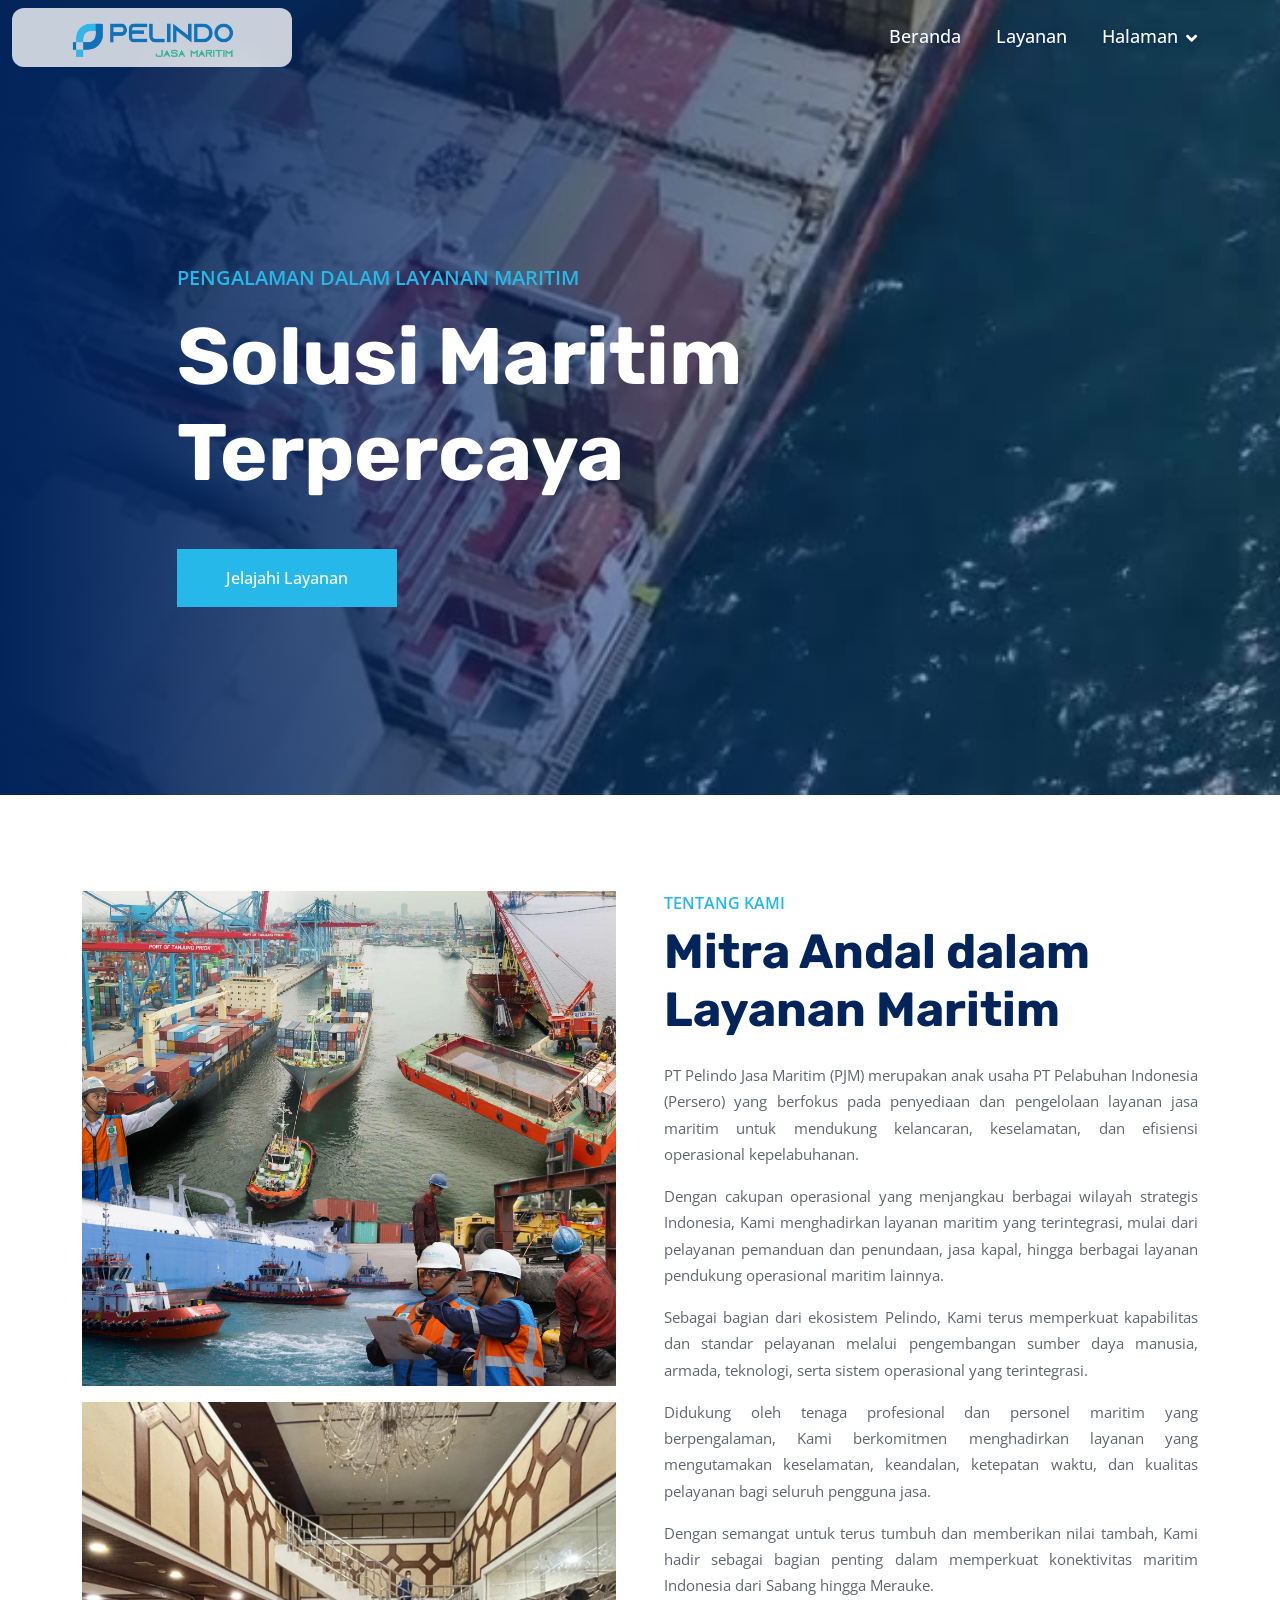
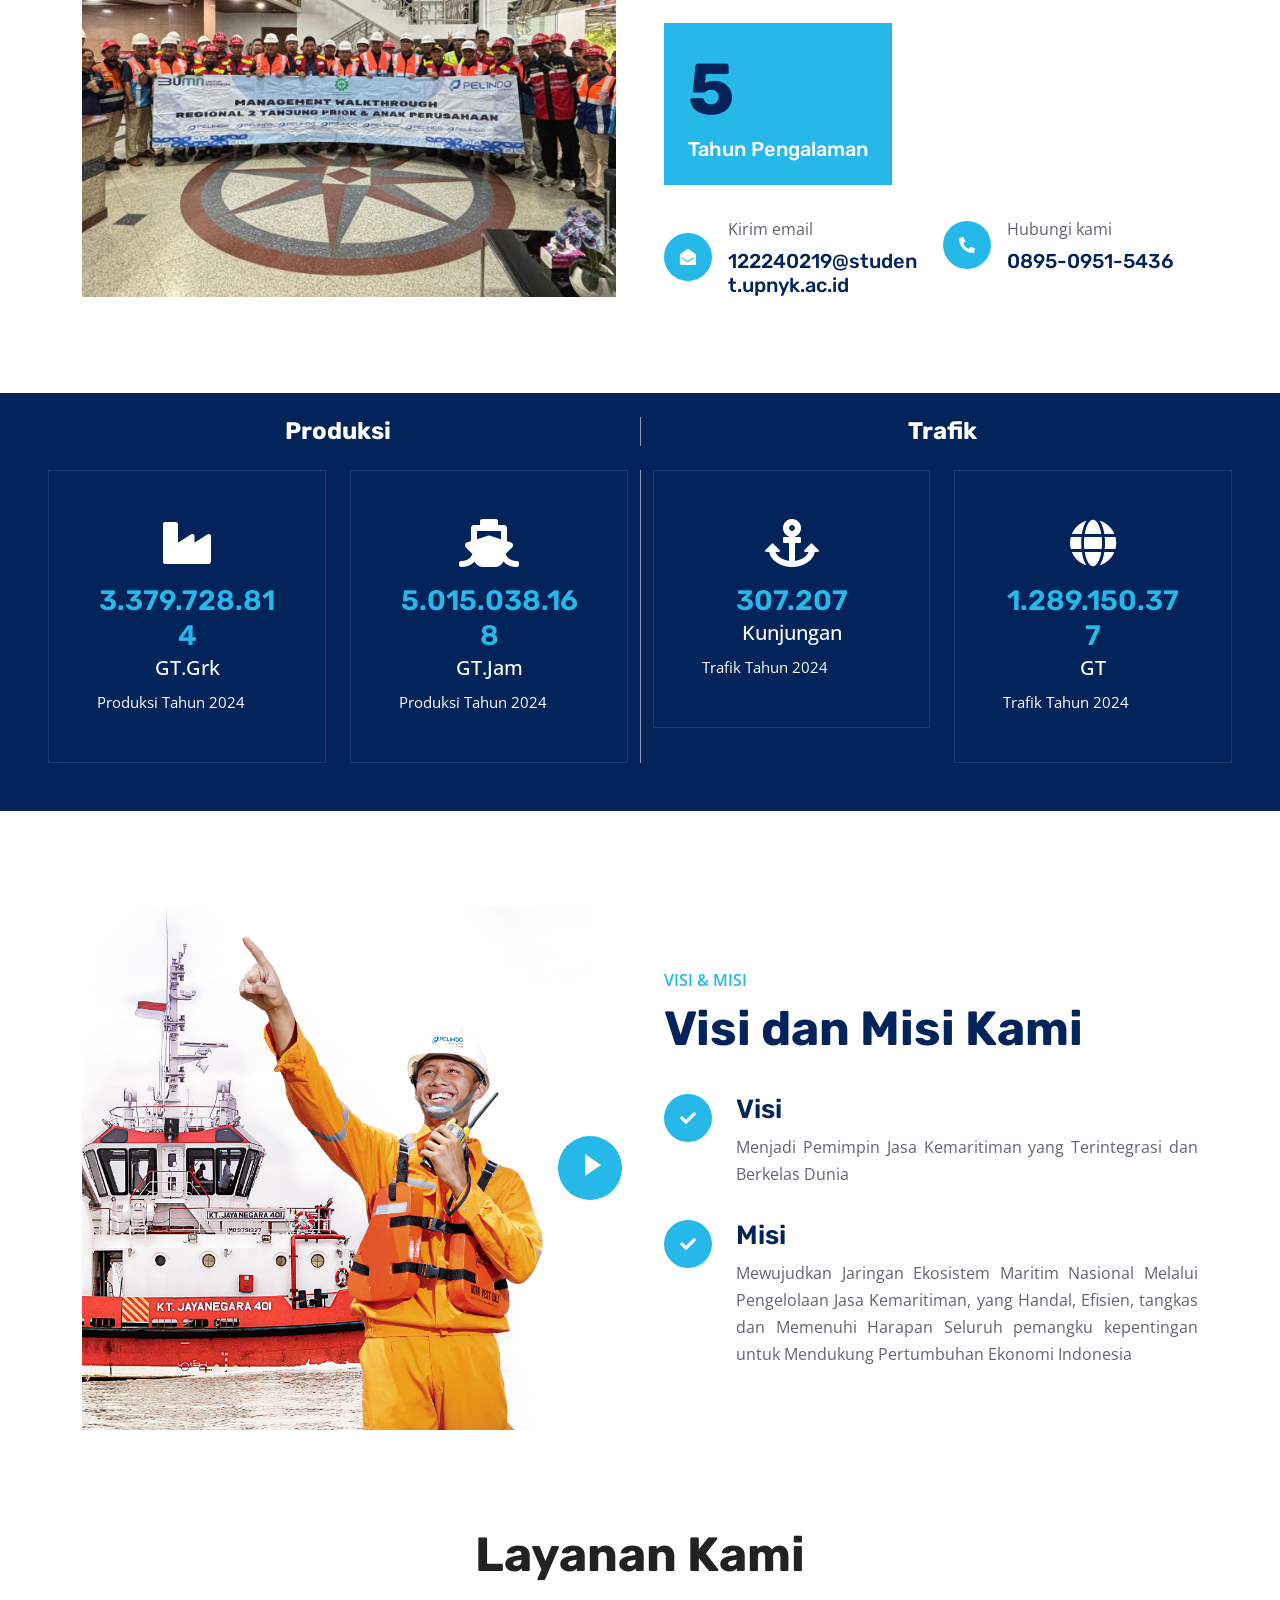
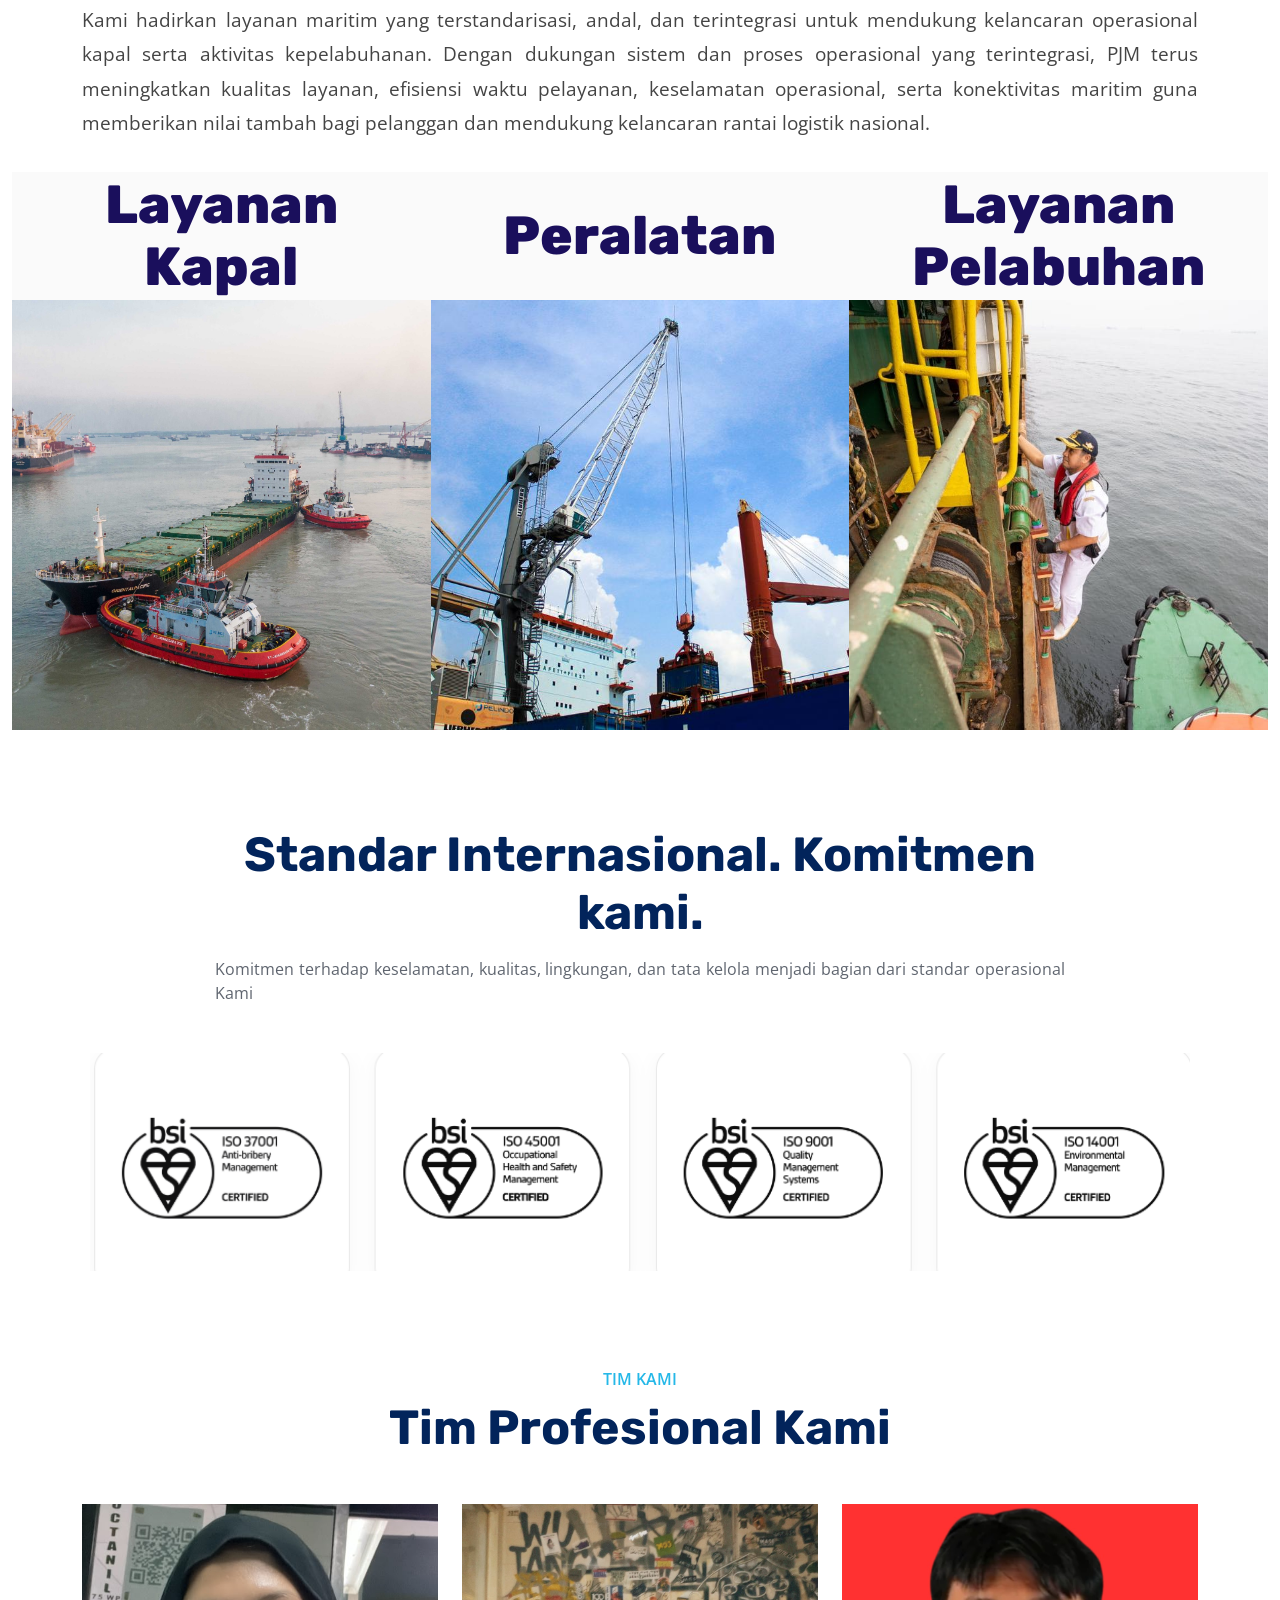
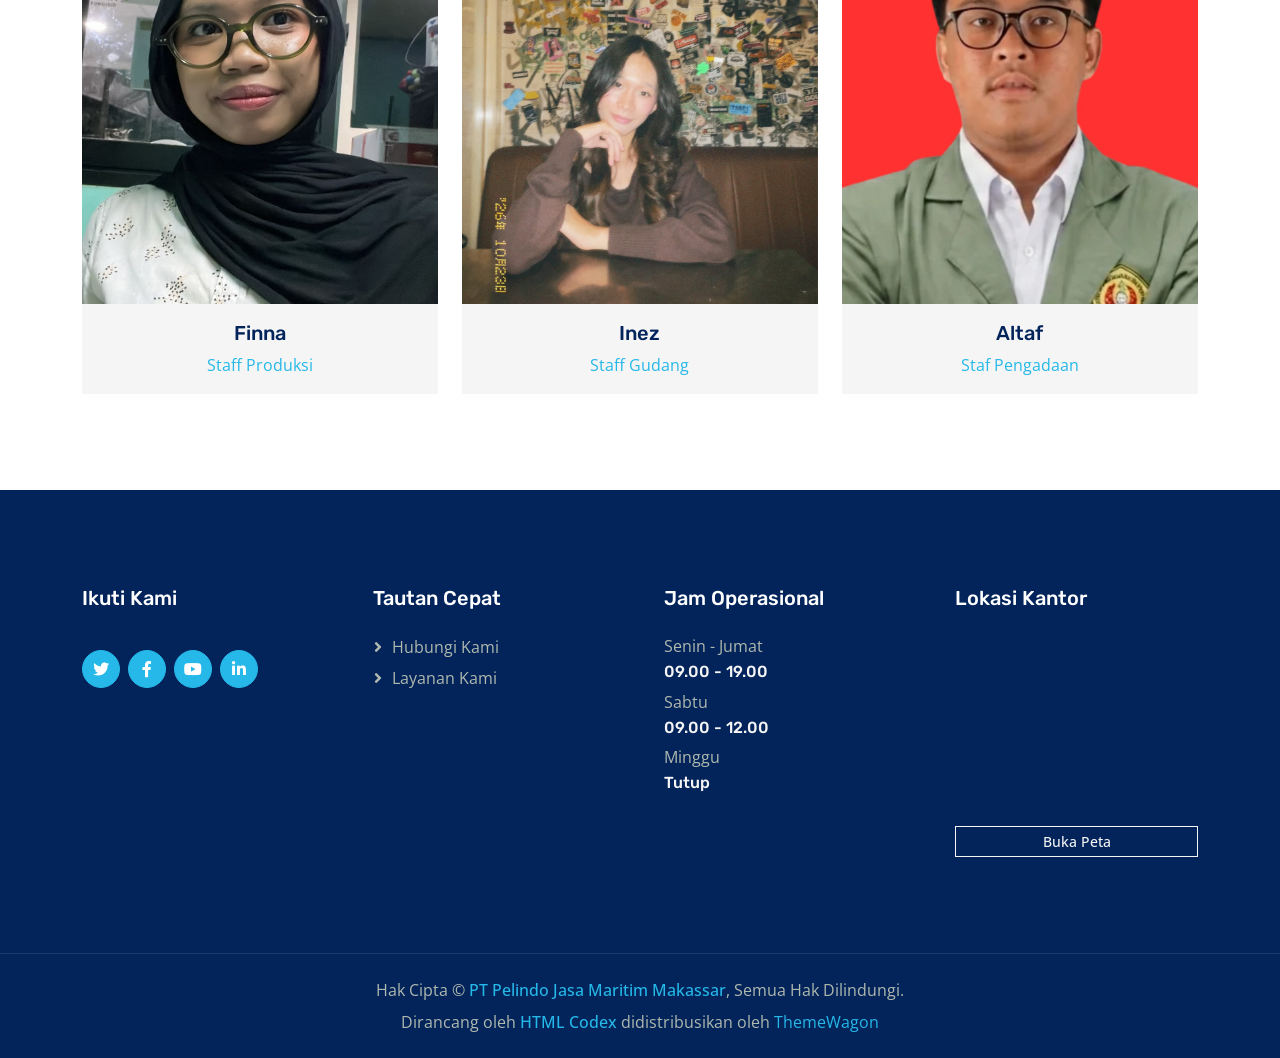
<file: index.html>
<!DOCTYPE html>
<html lang="id">

<head>
    <meta charset="utf-8">
    <title>PT Pelindo Jasa Maritim Makassar</title>
    <meta content="width=device-width, initial-scale=1.0" name="viewport">
    <meta content="" name="keywords">
    <meta content="PT Pelindo Jasa Maritim Makassar menyediakan layanan maritim terintegrasi untuk mendukung kelancaran operasional kepelabuhanan." name="description">

    <!-- Favicon -->


    <!-- Google Web Fonts -->
    <link rel="preconnect" href="https://fonts.googleapis.com">
    <link rel="preconnect" href="https://fonts.gstatic.com" crossorigin>
    <link
        href="https://fonts.googleapis.com/css2?family=Open+Sans:wght@400;500;600&family=Rubik:wght@500;600;700&display=swap"
        rel="stylesheet">

    <!-- Icon Font Stylesheet -->
    <link href="https://cdnjs.cloudflare.com/ajax/libs/font-awesome/5.10.0/css/all.min.css" rel="stylesheet">
    <link href="https://cdn.jsdelivr.net/npm/bootstrap-icons@1.4.1/font/bootstrap-icons.css" rel="stylesheet">

    <!-- Libraries Stylesheet -->
    <link href="lib/animate/animate.min.css" rel="stylesheet">
    <link href="lib/owlcarousel/assets/owl.carousel.min.css" rel="stylesheet">

    <!-- Customized Bootstrap Stylesheet -->
    <link href="css/bootstrap.min.css" rel="stylesheet">

    <!-- Template Stylesheet -->
    <link href="css/style.css" rel="stylesheet">
</head>

<body>
    <!-- Spinner Start -->
    <div id="spinner"
        class="show bg-white position-fixed translate-middle w-100 vh-100 top-50 start-50 d-flex align-items-center justify-content-center">
        <div class="spinner-border text-primary" role="status" style="width: 3rem; height: 3rem;"></div>
    </div>
    <!-- Spinner End -->


    <!-- Topbar Start -->
    <div class="container-fluid bg-dark px-0 home-topbar">
        <div class="row g-0 d-none d-lg-flex">
            <div class="col-lg-6 ps-5 text-start">
                <div class="h-100 d-inline-flex align-items-center text-white">
                    <span>Ikuti Kami:</span>
                    <a class="btn btn-link text-light" href="https://www.facebook.com/humas.pelindoiv" target="_blank" rel="noopener noreferrer" aria-label="Buka Facebook Pelindo"><i class="fab fa-facebook-f"></i></a>
                    <a class="btn btn-link text-light" href="https://x.com/pelindomaritim" target="_blank" rel="noopener noreferrer" aria-label="Buka akun X Pelindo"><i class="fab fa-twitter"></i></a>
                    <a class="btn btn-link text-light" href="https://www.linkedin.com/in/pelabuhan-indonesia-persero-3941272a1" target="_blank" rel="noopener noreferrer" aria-label="Buka halaman LinkedIn Pelindo"><i class="fab fa-linkedin-in"></i></a>
                    <a class="btn btn-link text-light" href="https://www.instagram.com/pelindomaritim?utm_source=ig_web_button_share_sheet&amp;cplk=ZDNlZDc0MzIxNw==" target="_blank" rel="noopener noreferrer" aria-label="Buka akun Instagram Pelindo"><i class="fab fa-instagram"></i></a>
                </div>
            </div>

        </div>
    </div>
    <!-- Topbar End -->


    <!-- Navbar Start -->
    <nav class="navbar navbar-expand-lg bg-white navbar-light sticky-top py-0 pe-5 home-navbar">
        <a href="index.html" class="navbar-brand ps-5 me-0">
            <img class="navbar-logo" src="img/logo-pelindo-jasa-maritim.png" alt="Logo PT Pelindo Jasa Maritim Makassar">
        </a>
        <button type="button" class="navbar-toggler me-0" data-bs-toggle="collapse" data-bs-target="#navbarCollapse">
            <span class="navbar-toggler-icon"></span>
        </button>
        <div class="collapse navbar-collapse" id="navbarCollapse">
            <div class="navbar-nav ms-auto p-4 p-lg-0">
                <a href="index.html" class="nav-item nav-link active">Beranda</a>
                <a href="service.html" class="nav-item nav-link">Layanan</a>
                <div class="nav-item dropdown">
                    <a href="#" class="nav-link dropdown-toggle" data-bs-toggle="dropdown">Halaman</a>
                    <div class="dropdown-menu bg-light m-0">
                        <a href="project.html" class="dropdown-item">Layanan Maritim</a>
                        <!-- Tautan halaman Struktur Organisasi. -->
                        <a href="struktur-organisasi.html" class="dropdown-item">Struktur Organisasi</a>
                        <a href="feature.html" class="dropdown-item">Visi &amp; Misi</a>
                        <a href="team.html" class="dropdown-item">Tim Kami</a>

                    </div>
                </div>
            </div>
        </div>
    </nav>
    <!-- Navbar End -->


    <!-- Video Hero Start -->
    <div class="container-fluid px-0 mb-5 home-hero-container">
        <div id="header-carousel" class="hero-video position-relative">
            <video class="hero-video-media" autoplay muted loop playsinline preload="metadata"
                poster="img/stok-video-kapal-poster.jpg" aria-label="Video latar kapal">
                <source src="img/Stok%20Video%20Kapal.mp4" type="video/mp4">
            </video>
            <div class="hero-video-caption">
                <div class="container">
                    <div class="row justify-content-center">
                        <div class="col-lg-10 text-start">
                            <p class="fs-5 fw-medium text-primary text-uppercase">Pengalaman dalam Layanan Maritim</p>
                            <h1 class="display-1 text-white mb-5">Solusi Maritim Terpercaya</h1>
                            <a href="service.html" class="btn btn-primary py-3 px-5">Jelajahi Layanan</a>
                        </div>
                    </div>
                </div>
            </div>
        </div>
    </div>
    <!-- Video Hero End -->


    <!-- Tentang Kami Start -->
    <div class="container-xxl py-5">
        <div class="container">
            <div class="row g-5">
                <div class="col-lg-6">
                    <div class="about-image-stack h-100">
                        <div class="about-image-item wow fadeInUp" data-wow-delay="0.1s">
                            <!-- Gambar: Tentang Kami 1 (sumber: link dari pengguna) -->
                            <img class="about-image" src="assets/img/tentang-kami-1.jpeg" alt="Kegiatan operasional maritim di pelabuhan">
                        </div>
                        <div class="about-image-item wow fadeInDown" data-wow-delay="0.1s">
                            <!-- Gambar: Tentang Kami 2 (sumber: link dari pengguna) -->
                            <img class="about-image" src="assets/img/tentang-kami-2.jpg" alt="Tim Pelindo Jasa Maritim dalam kegiatan keselamatan">
                        </div>
                    </div>
                </div>
                <div class="col-lg-6 wow fadeIn" data-wow-delay="0.5s">
                    <p class="fw-medium text-uppercase text-primary mb-2">Tentang Kami</p>
                    <h1 class="display-5 mb-4">Mitra Andal dalam Layanan Maritim</h1>
                    <div class="about-description">
                        <p>PT Pelindo Jasa Maritim (PJM) merupakan anak usaha PT Pelabuhan Indonesia (Persero) yang berfokus pada penyediaan dan pengelolaan layanan jasa maritim untuk mendukung kelancaran, keselamatan, dan efisiensi operasional kepelabuhanan.</p>
                        <p>Dengan cakupan operasional yang menjangkau berbagai wilayah strategis Indonesia, Kami menghadirkan layanan maritim yang terintegrasi, mulai dari pelayanan pemanduan dan penundaan, jasa kapal, hingga berbagai layanan pendukung operasional maritim lainnya.</p>
                        <p>Sebagai bagian dari ekosistem Pelindo, Kami terus memperkuat kapabilitas dan standar pelayanan melalui pengembangan sumber daya manusia, armada, teknologi, serta sistem operasional yang terintegrasi.</p>
                        <p>Didukung oleh tenaga profesional dan personel maritim yang berpengalaman, Kami berkomitmen menghadirkan layanan yang mengutamakan keselamatan, keandalan, ketepatan waktu, dan kualitas pelayanan bagi seluruh pengguna jasa.</p>
                        <p>Dengan semangat untuk terus tumbuh dan memberikan nilai tambah, Kami hadir sebagai bagian penting dalam memperkuat konektivitas maritim Indonesia dari Sabang hingga Merauke.</p>
                    </div>
                    <div class="d-flex align-items-center mb-4 about-experience">
                        <div class="flex-shrink-0 bg-primary p-4">
                            <h1 class="display-2">5</h1>
                            <h5 class="text-white mb-0">Tahun Pengalaman</h5>
                        </div>
                    </div>
                    <div class="row g-4 pt-2" id="kontak">
                        <div class="col-sm-6">
                            <a class="d-flex align-items-center about-contact-link" href="https://mail.google.com/mail/?view=cm&amp;fs=1&amp;to=122240219@student.upnyk.ac.id&amp;body=Selamat%20siang%0AYth.%20Humas%20Perlindo%20Maritim%0ASaya%2C%0ANama%20%3A%0ALokasi%20%3A%0AClient%20%3A%20Benar%2FTidak%0ALayanan%20yang%20digunaan%20%3A%0A%0APesan%20%3A" target="_blank" rel="noopener noreferrer">
                                <div class="flex-shrink-0 btn-lg-square rounded-circle bg-primary">
                                    <i class="fa fa-envelope-open text-white"></i>
                                </div>
                                <div class="ms-3">
                                    <p class="mb-2">Kirim email</p>
                                    <h5 class="mb-0">122240219@student.upnyk.ac.id</h5>
                                </div>
                            </a>
                        </div>
                        <div class="col-sm-6">
                            <a class="d-flex align-items-center about-contact-link" href="https://wa.me/6289509515436?text=Selamat%20siang%0AYth.%20Humas%20Perlindo%20Maritim%0ASaya%2C%20%0ANama%20%3A%20%0ALokasi%20%3A%0AClient%20%3A%20Benar%2FTidak%0ALayanan%20yang%20digunaan%20%3A%0A%0APesan%20%3A%20" target="_blank" rel="noopener noreferrer">
                                <div class="flex-shrink-0 btn-lg-square rounded-circle bg-primary">
                                    <i class="fa fa-phone-alt text-white"></i>
                                </div>
                                <div class="ms-3">
                                    <p class="mb-2">Hubungi kami</p>
                                    <h5 class="mb-0">0895-0951-5436</h5>
                                </div>
                            </a>
                        </div>
                    </div>
                </div>
            </div>
        </div>
    </div>
    <!-- Tentang Kami End -->


    <!-- Facts Start -->
    <section class="container-fluid facts stats-section my-5 p-4 p-md-5" aria-label="Statistik produksi dan trafik tahun 2024">
        <div class="row g-4">
            <h2 class="col-6 stats-group-title">Produksi</h2>
            <h2 class="col-6 stats-group-title stats-traffic-divider">Trafik</h2>
            <div class="col-md-6 col-xl-3">
                <article class="text-center border p-4 p-md-5 stats-item">
                    <i class="fa fa-industry fa-3x text-white mb-3" aria-hidden="true"></i>
                    <h3 class="display-2 text-primary mb-0 stats-value">3.379.728.814</h3>
                    <span class="fs-5 fw-semi-bold text-white">GT.Grk</span>
                    <p class="stats-caption">Produksi Tahun 2024</p>
                </article>
            </div>
            <div class="col-md-6 col-xl-3">
                <article class="text-center border p-4 p-md-5 stats-item">
                    <i class="fa fa-ship fa-3x text-white mb-3" aria-hidden="true"></i>
                    <h3 class="display-2 text-primary mb-0 stats-value">5.015.038.168</h3>
                    <span class="fs-5 fw-semi-bold text-white">GT.Jam</span>
                    <p class="stats-caption">Produksi Tahun 2024</p>
                </article>
            </div>
            <div class="col-md-6 col-xl-3 stats-traffic-item">
                <article class="text-center border p-4 p-md-5 stats-item">
                    <i class="fa fa-anchor fa-3x text-white mb-3" aria-hidden="true"></i>
                    <h3 class="display-2 text-primary mb-0 stats-value">307.207</h3>
                    <span class="fs-5 fw-semi-bold text-white">Kunjungan</span>
                    <p class="stats-caption">Trafik Tahun 2024</p>
                </article>
            </div>
            <div class="col-md-6 col-xl-3">
                <article class="text-center border p-4 p-md-5 stats-item">
                    <i class="fa fa-globe fa-3x text-white mb-3" aria-hidden="true"></i>
                    <h3 class="display-2 text-primary mb-0 stats-value">1.289.150.377</h3>
                    <span class="fs-5 fw-semi-bold text-white">GT</span>
                    <p class="stats-caption">Trafik Tahun 2024</p>
                </article>
            </div>
        </div>
    </section>
    <!-- Facts End -->


    <!-- Keunggulan Start -->
    <div class="container-xxl py-5">
        <div class="container">
            <div class="row g-5 align-items-center">
                <div class="col-lg-6 wow fadeInUp" data-wow-delay="0.1s">
                    <div class="position-relative me-lg-4">
                        <!-- Gambar: Visi & Misi (sumber: link dari pengguna) -->
                        <img class="img-fluid w-100" src="assets/img/visi-misi.png" alt="Ilustrasi visi dan misi perusahaan" style="object-fit: cover;">
                        <span
                            class="position-absolute top-50 start-100 translate-middle bg-white rounded-circle d-none d-lg-block"
                            style="width: 120px; height: 120px;"></span>
                        <a class="btn-play" href="https://youtu.be/TnPUFH0YoEo?si=2gw9AQwr7_VvXxOC"
                            target="_blank" rel="noopener noreferrer" aria-label="Putar video di YouTube">
                            <span></span>
                        </a>
                    </div>
                </div>
                <div class="col-lg-6 wow fadeInUp" data-wow-delay="0.5s">
                    <p class="fw-medium text-uppercase text-primary mb-2">VISI &amp; MISI</p>
                    <h1 class="display-5 mb-4">Visi dan Misi Kami</h1>
                    <div class="vision-items">
                        <div class="d-flex vision-item">
                            <div class="flex-shrink-0 btn-lg-square rounded-circle bg-primary">
                                <i class="fa fa-check text-white"></i>
                            </div>
                            <div class="ms-4">
                                <h3>Visi</h3>
                                <p>Menjadi Pemimpin Jasa Kemaritiman yang Terintegrasi dan Berkelas Dunia</p>
                            </div>
                        </div>
                        <div class="d-flex vision-item">
                            <div class="flex-shrink-0 btn-lg-square rounded-circle bg-primary">
                                <i class="fa fa-check text-white"></i>
                            </div>
                            <div class="ms-4">
                                <h3>Misi</h3>
                                <p>Mewujudkan Jaringan Ekosistem Maritim Nasional Melalui Pengelolaan Jasa Kemaritiman, yang Handal, Efisien, tangkas dan Memenuhi Harapan Seluruh pemangku kepentingan untuk Mendukung Pertumbuhan Ekonomi Indonesia</p>
                            </div>
                        </div>
                    </div>
                </div>
            </div>
        </div>
    </div>
    <!-- Keunggulan End -->


    <!-- Service Start -->
    <section class="container-fluid py-5 service-showcase" aria-labelledby="service-showcase-title">
        <div class="container service-showcase-intro">
            <!-- Judul dan pengantar layanan baru. -->
            <h2 class="service-showcase-heading" id="service-showcase-title">Layanan Kami</h2>
            <p class="service-showcase-description">Kami hadirkan layanan maritim yang terstandarisasi, andal, dan terintegrasi untuk mendukung kelancaran operasional kapal serta aktivitas kepelabuhanan. Dengan dukungan sistem dan proses operasional yang terintegrasi, PJM terus meningkatkan kualitas layanan, efisiensi waktu pelayanan, keselamatan operasional, serta konektivitas maritim guna memberikan nilai tambah bagi pelanggan dan mendukung kelancaran rantai logistik nasional.</p>
        </div>
        <!-- Placeholder gambar: siapkan file marine.jpg, equipment.jpg, dan port-services.jpg di assets/img/. -->
        <div class="row g-0 service-showcase-grid">
            <article class="col-md-12 col-lg-4 service-showcase-column">
                <a class="service-showcase-link" href="marine.html">
                    <h3 class="service-showcase-name">Layanan Kapal</h3>
                    <div class="service-showcase-image-wrap">
                        <!-- Gambar: Marine (sumber: link share.google dari pengguna) -->
                        <img class="service-showcase-image" src="assets/img/towage.jpg" alt="Kapal tunda untuk layanan kapal">
                    </div>
                </a>
            </article>
            <article class="col-md-12 col-lg-4 service-showcase-column">
                <a class="service-showcase-link" href="equipment.html">
                    <h3 class="service-showcase-name">Peralatan</h3>
                    <div class="service-showcase-image-wrap">
                        <!-- Gambar: Equipment (sumber: link share.google dari pengguna) -->
                        <img class="service-showcase-image" src="assets/img/equipment.jpg" alt="Crane dan peralatan pelabuhan">
                    </div>
                </a>
            </article>
            <article class="col-md-12 col-lg-4 service-showcase-column">
                <a class="service-showcase-link" href="port-services.html">
                    <h3 class="service-showcase-name">Layanan Pelabuhan</h3>
                    <div class="service-showcase-image-wrap">
                        <!-- Gambar: Port Services (sumber: link share.google dari pengguna) -->
                        <img class="service-showcase-image" src="assets/img/port-services.jpg" alt="Pekerja di area pelabuhan">
                    </div>
                </a>
            </article>
        </div>
    </section>
    <!-- Service End -->


    <!-- Project Start -->
    <section class="container-xxl py-5 standards-section" aria-labelledby="standards-heading">
        <div class="container">
            <div class="text-center mx-auto standards-intro">
                <h2 class="display-5 mb-3" id="standards-heading">Standar Internasional. Komitmen kami.</h2>
                <p class="mb-5">Komitmen terhadap keselamatan, kualitas, lingkungan, dan tata kelola menjadi bagian dari standar operasional Kami</p>
            </div>
            <div class="standards-certifications">
                <img class="img-fluid" src="img/Standar Internasional.png"
                    alt="Empat sertifikasi BSI: ISO 37001 Sistem Manajemen Anti Penyuapan, ISO 45001 Sistem Manajemen Kesehatan dan Keselamatan Kerja, ISO 9001 Sistem Manajemen Mutu, dan ISO 14001 Sistem Manajemen Lingkungan">
            </div>
        </div>
    </section>
    <!-- Project End -->


    <!-- Team Start -->
    <div class="container-xxl py-5">
        <div class="container">
            <div class="team-section-heading text-center mx-auto wow fadeInUp" data-wow-delay="0.1s" style="max-width: 600px;">
                <p class="fw-medium text-uppercase text-primary mb-2">Tim Kami</p>
                <h1 class="display-5 mb-5">Tim Profesional Kami</h1>
            </div>
            <div class="row g-4">
                <div class="col-lg-4 col-md-6 wow fadeInUp" data-wow-delay="0.1s">
                    <div class="team-item">
                        <!-- Tim: Finna, Staff Produksi -->
                        <img class="img-fluid" src="assets/img/team-finna.jpg" alt="Finna, staf produksi" style="height: 400px; object-fit: cover; object-position: center top;">
                        <div class="d-flex">
                            <div class="flex-shrink-0 btn-square bg-primary" style="width: 90px; height: 90px;">
                                <i class="fa fa-2x fa-share text-white"></i>
                            </div>
                            <div class="position-relative overflow-hidden bg-light d-flex flex-column justify-content-center w-100 ps-4"
                                style="height: 90px;">
                                <h5>Finna</h5>
                                <span class="text-primary">Staff Produksi</span>
                                <div class="team-social">
                                    <!-- Instagram: Finna -->
                                    <a class="btn btn-square btn-dark rounded-circle mx-1" href="https://www.instagram.com/evflna" target="_blank" rel="noopener noreferrer" aria-label="Buka Instagram Finna"><i
                                            class="fab fa-instagram"></i></a>
                                </div>
                            </div>
                        </div>
                    </div>
                </div>
                <div class="col-lg-4 col-md-6 wow fadeInUp" data-wow-delay="0.3s">
                    <div class="team-item">
                        <!-- Tim: Inez, Staff Gudang -->
                        <img class="img-fluid" src="assets/img/team-inez.jpg" alt="Inez, staf gudang" style="height: 400px; object-fit: cover; object-position: center center;">
                        <div class="d-flex">
                            <div class="flex-shrink-0 btn-square bg-primary" style="width: 90px; height: 90px;">
                                <i class="fa fa-2x fa-share text-white"></i>
                            </div>
                            <div class="position-relative overflow-hidden bg-light d-flex flex-column justify-content-center w-100 ps-4"
                                style="height: 90px;">
                                <h5>Inez</h5>
                                <span class="text-primary">Staff Gudang</span>
                                <div class="team-social">
                                    <!-- Instagram: Inez -->
                                    <a class="btn btn-square btn-dark rounded-circle mx-1" href="https://www.instagram.com/inezsyw" target="_blank" rel="noopener noreferrer" aria-label="Buka Instagram Inez"><i
                                            class="fab fa-instagram"></i></a>
                                </div>
                            </div>
                        </div>
                    </div>
                </div>
                <div class="col-lg-4 col-md-6 wow fadeInUp" data-wow-delay="0.5s">
                    <div class="team-item">
                        <!-- Tim: Altaf, Staff Purchasing -->
                        <img class="img-fluid" src="assets/img/team-altaf.jpg" alt="Altaf, staf pengadaan" style="height: 400px; object-fit: cover; object-position: center center;">
                        <div class="d-flex">
                            <div class="flex-shrink-0 btn-square bg-primary" style="width: 90px; height: 90px;">
                                <i class="fa fa-2x fa-share text-white"></i>
                            </div>
                            <div class="position-relative overflow-hidden bg-light d-flex flex-column justify-content-center w-100 ps-4"
                                style="height: 90px;">
                                <h5>Altaf</h5>
                                <span class="text-primary">Staf Pengadaan</span>
                                <div class="team-social">
                                    <!-- Instagram: Altaf -->
                                    <a class="btn btn-square btn-dark rounded-circle mx-1" href="https://www.instagram.com/sendaljepit_putus" target="_blank" rel="noopener noreferrer" aria-label="Buka Instagram Altaf"><i
                                            class="fab fa-instagram"></i></a>
                                </div>
                            </div>
                        </div>
                    </div>
                </div>
            </div>
        </div>
    </div>
    <!-- Team End -->


    <!-- Footer Start -->
    <div class="container-fluid bg-dark footer mt-5 py-5 wow fadeIn" data-wow-delay="0.1s">
        <div class="container py-5">
            <div class="row g-5">
                <div class="col-lg-3 col-md-6">
                    <h5 class="text-white mb-4">Ikuti Kami</h5><div class="d-flex pt-3">
                        <a class="btn btn-square btn-primary rounded-circle me-2" href="https://x.com/pelindomaritim" target="_blank" rel="noopener noreferrer" aria-label="Buka akun X Pelindo"><i class="fab fa-twitter"></i></a>
                        <a class="btn btn-square btn-primary rounded-circle me-2" href="https://www.facebook.com/humas.pelindoiv" target="_blank" rel="noopener noreferrer" aria-label="Buka Facebook Pelindo"><i class="fab fa-facebook-f"></i></a>
                        <a class="btn btn-square btn-primary rounded-circle me-2" href="https://www.youtube.com/@pelindojasamaritim" target="_blank" rel="noopener noreferrer" aria-label="Buka kanal YouTube Pelindo"><i class="fab fa-youtube"></i></a>
                        <a class="btn btn-square btn-primary rounded-circle me-2" href="https://www.linkedin.com/in/pelabuhan-indonesia-persero-3941272a1" target="_blank" rel="noopener noreferrer" aria-label="Buka halaman LinkedIn Pelindo"><i class="fab fa-linkedin-in"></i></a>
                    </div>
                </div>
                <div class="col-lg-3 col-md-6">
                    <h5 class="text-white mb-4">Tautan Cepat</h5>
                    <a class="btn btn-link" href="#kontak">Hubungi Kami</a>
                    <a class="btn btn-link" href="service.html">Layanan Kami</a>
                    </div>
                <div class="col-lg-3 col-md-6">
                    <h5 class="text-white mb-4">Jam Operasional</h5>
                    <p class="mb-1">Senin - Jumat</p>
                    <h6 class="text-light">09.00 - 19.00</h6>
                    <p class="mb-1">Sabtu</p>
                    <h6 class="text-light">09.00 - 12.00</h6>
                    <p class="mb-1">Minggu</p>
                    <h6 class="text-light">Tutup</h6>
                </div>
                                <div class="col-lg-3 col-md-6">
                    <h5 class="text-white mb-4">Lokasi Kantor</h5>
                    <iframe class="footer-map-frame" src="https://www.google.com/maps?q=-5.121265,119.4086161&amp;z=16&amp;output=embed&amp;hl=id" title="Peta lokasi kantor PT Pelindo Jasa Maritim Makassar" loading="lazy" referrerpolicy="no-referrer-when-downgrade" allowfullscreen></iframe>
                    <div class="footer-map-actions">
                        <a class="btn btn-outline-light btn-sm" href="https://maps.app.goo.gl/Nk7wMV1WgwkL5cXE6" target="_blank" rel="noopener noreferrer">Buka Peta</a>
                    </div>
                </div>
            </div>
        </div>
    </div>
    <!-- Footer End -->


    <!-- Copyright Start -->
    <div class="container-fluid copyright bg-dark py-4">
        <div class="container text-center">
            <p class="mb-2">Hak Cipta &copy; <a class="fw-semi-bold" href="index.html">PT Pelindo Jasa Maritim Makassar</a>, Semua Hak Dilindungi.
            </p>
            <!--/*** This template is free as long as you keep the footer author’s credit link/attribution link/backlink. If you'd like to use the template without the footer author’s credit link/attribution link/backlink, you can purchase the Credit Removal License from "https://htmlcodex.com/credit-removal". Thank you for your support. ***/-->
            <p class="mb-0">Dirancang oleh <a class="fw-semi-bold" href="https://htmlcodex.com">HTML Codex</a> didistribusikan
                oleh <a href="https://themewagon.com">ThemeWagon</a> </p>
        </div>
    </div>
    <!-- Copyright End -->


    <!-- Back to Top -->


    <!-- JavaScript Libraries -->
    <script src="https://code.jquery.com/jquery-3.4.1.min.js"></script>
    <script src="https://cdn.jsdelivr.net/npm/bootstrap@5.0.0/dist/js/bootstrap.bundle.min.js"></script>
    <script src="lib/wow/wow.min.js"></script>
    <script src="lib/easing/easing.min.js"></script>
    <script src="lib/waypoints/waypoints.min.js"></script>
    <script src="lib/owlcarousel/owl.carousel.min.js"></script>
    <script src="lib/counterup/counterup.min.js"></script>

    <!-- Template Javascript -->
    <script src="js/main.js"></script>
</body>

</html>
</file>
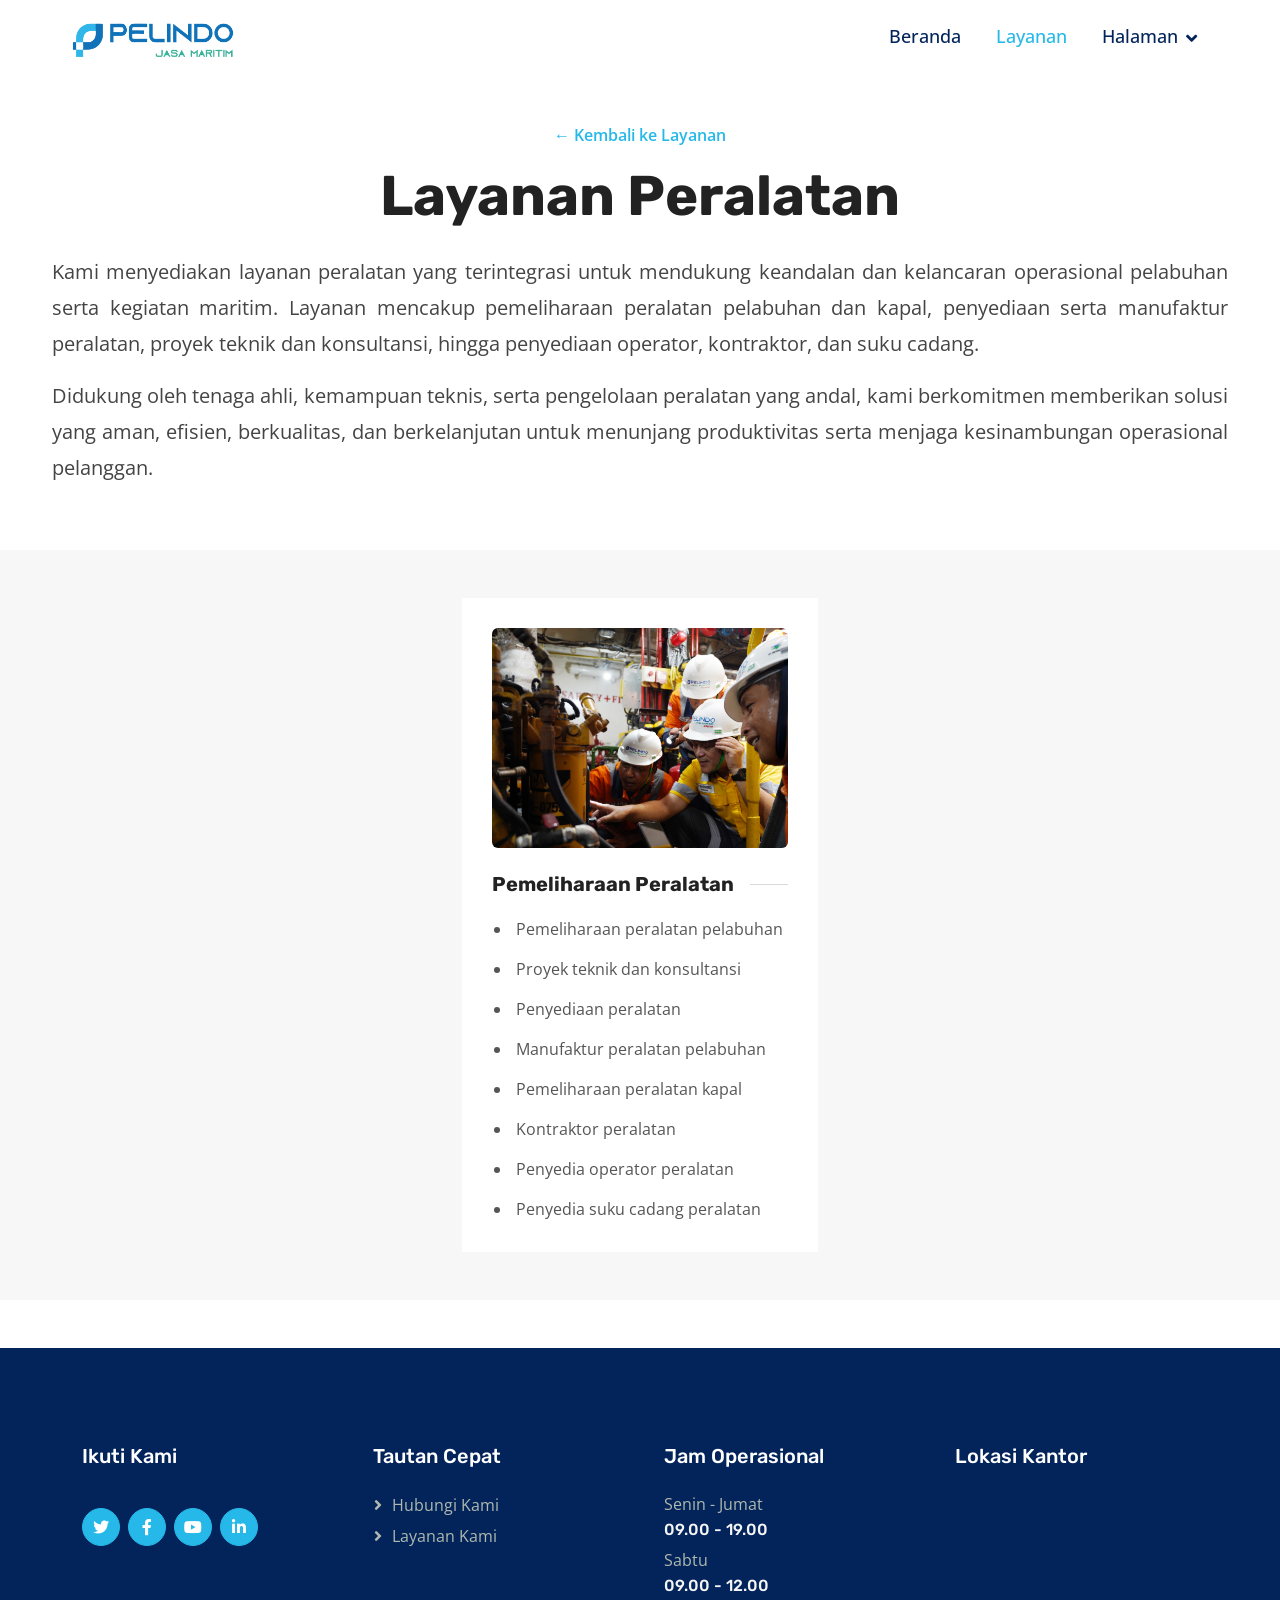
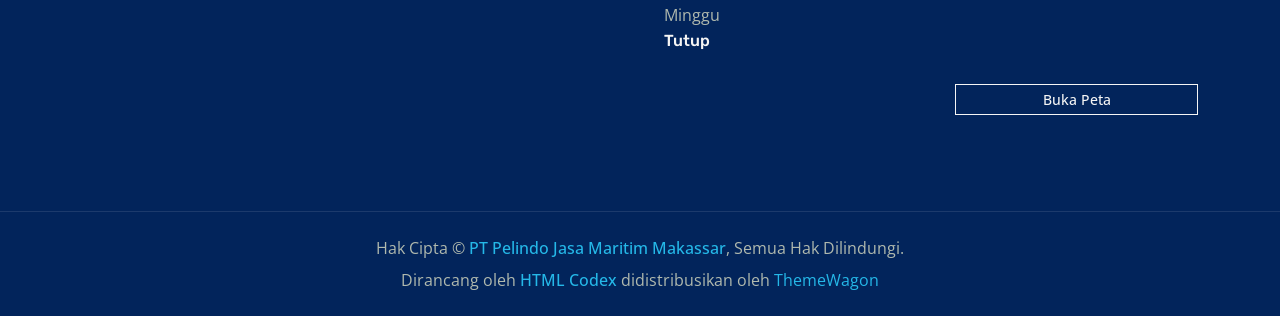
<file: equipment.html>
<!DOCTYPE html>
<html lang="id">
<head>
    <meta charset="utf-8">
    <title>Layanan Peralatan | PT Pelindo Jasa Maritim Makassar</title>
    <meta content="width=device-width, initial-scale=1.0" name="viewport">
    <meta content="" name="keywords"><meta content="PT Pelindo Jasa Maritim Makassar menyediakan layanan maritim terintegrasi untuk mendukung kelancaran operasional kepelabuhanan." name="description">

    <link rel="preconnect" href="https://fonts.googleapis.com"><link rel="preconnect" href="https://fonts.gstatic.com" crossorigin>
    <link href="https://fonts.googleapis.com/css2?family=Open+Sans:wght@400;500;600&family=Rubik:wght@500;600;700&display=swap" rel="stylesheet">
    <link href="https://cdnjs.cloudflare.com/ajax/libs/font-awesome/5.10.0/css/all.min.css" rel="stylesheet"><link href="https://cdn.jsdelivr.net/npm/bootstrap-icons@1.4.1/font/bootstrap-icons.css" rel="stylesheet">
    <link href="lib/animate/animate.min.css" rel="stylesheet"><link href="lib/owlcarousel/assets/owl.carousel.min.css" rel="stylesheet"><link href="css/bootstrap.min.css" rel="stylesheet"><link href="css/style.css" rel="stylesheet">
</head>
<body>
    <!-- Header/navbar structure follows service.html. -->
    <div id="spinner" class="show bg-white position-fixed translate-middle w-100 vh-100 top-50 start-50 d-flex align-items-center justify-content-center"><div class="spinner-border text-primary" role="status" style="width: 3rem; height: 3rem;"></div></div>
    <div class="container-fluid bg-dark px-0"><div class="row g-0 d-none d-lg-flex"><div class="col-lg-6 ps-5 text-start"><div class="h-100 d-inline-flex align-items-center text-white"><span>Ikuti Kami:</span><a class="btn btn-link text-light" href="https://www.facebook.com/humas.pelindoiv" target="_blank" rel="noopener noreferrer" aria-label="Buka Facebook Pelindo"><i class="fab fa-facebook-f"></i></a><a class="btn btn-link text-light" href="https://x.com/pelindomaritim" target="_blank" rel="noopener noreferrer" aria-label="Buka akun X Pelindo"><i class="fab fa-twitter"></i></a><a class="btn btn-link text-light" href="https://www.linkedin.com/in/pelabuhan-indonesia-persero-3941272a1" target="_blank" rel="noopener noreferrer" aria-label="Buka halaman LinkedIn Pelindo"><i class="fab fa-linkedin-in"></i></a><a class="btn btn-link text-light" href="https://www.instagram.com/pelindomaritim?utm_source=ig_web_button_share_sheet&amp;cplk=ZDNlZDc0MzIxNw==" target="_blank" rel="noopener noreferrer" aria-label="Buka akun Instagram Pelindo"><i class="fab fa-instagram"></i></a></div></div></div></div>
    <nav class="navbar navbar-expand-lg bg-white navbar-light sticky-top py-0 pe-5"><a href="index.html" class="navbar-brand ps-5 me-0"><img class="navbar-logo" src="img/logo-pelindo-jasa-maritim.png" alt="Logo PT Pelindo Jasa Maritim Makassar"></a><button type="button" class="navbar-toggler me-0" data-bs-toggle="collapse" data-bs-target="#navbarCollapse"><span class="navbar-toggler-icon"></span></button><div class="collapse navbar-collapse" id="navbarCollapse"><div class="navbar-nav ms-auto p-4 p-lg-0"><a href="index.html" class="nav-item nav-link">Beranda</a><a href="service.html" class="nav-item nav-link active">Layanan</a><div class="nav-item dropdown"><a href="#" class="nav-link dropdown-toggle" data-bs-toggle="dropdown">Halaman</a><div class="dropdown-menu bg-light m-0"><a href="project.html" class="dropdown-item">Layanan Maritim</a><a href="struktur-organisasi.html" class="dropdown-item">Struktur Organisasi</a><a href="feature.html" class="dropdown-item">Visi &amp; Misi</a><a href="team.html" class="dropdown-item">Tim Kami</a></div></div></div></div></nav>

    <!-- Equipment overview and service list. -->
    <main>
        <section class="container-xxl py-5 service-detail-overview"><div class="container text-center"><!-- Kembali ke daftar layanan maritim. --><a class="service-detail-backlink" href="project.html">&larr; Kembali ke Layanan</a><h1 class="service-detail-title">Layanan Peralatan</h1>
            <p>Kami menyediakan layanan peralatan yang terintegrasi untuk mendukung keandalan dan kelancaran operasional pelabuhan serta kegiatan maritim. Layanan mencakup pemeliharaan peralatan pelabuhan dan kapal, penyediaan serta manufaktur peralatan, proyek teknik dan konsultansi, hingga penyediaan operator, kontraktor, dan suku cadang.</p>
            <p>Didukung oleh tenaga ahli, kemampuan teknis, serta pengelolaan peralatan yang andal, kami berkomitmen memberikan solusi yang aman, efisien, berkualitas, dan berkelanjutan untuk menunjang produktivitas serta menjaga kesinambungan operasional pelanggan.</p>
        </div></section>
        <section class="container-fluid py-5 service-detail-catalog" aria-label="Layanan peralatan"><div class="container"><div class="row g-4">
            <article class="col-lg-4 col-md-6 col-12"><div class="service-detail-card">
                <!-- Gambar: Pemeliharaan Peralatan (sumber: link share.google dari pengguna) -->
                <img src="assets/img/pemeliharaan-peralatan.jpg" alt="Peralatan dan crane pelabuhan">
                <h2 class="service-detail-card-title">Pemeliharaan Peralatan</h2>
                <ul><li>Pemeliharaan peralatan pelabuhan</li><li>Proyek teknik dan konsultansi</li><li>Penyediaan peralatan</li><li>Manufaktur peralatan pelabuhan</li><li>Pemeliharaan peralatan kapal</li><li>Kontraktor peralatan</li><li>Penyedia operator peralatan</li><li>Penyedia suku cadang peralatan</li></ul>
            </div></article>
        </div></div></section>
    </main>

    <!-- Footer copied from service.html. -->
    <div class="container-fluid bg-dark footer mt-5 py-5 wow fadeIn" data-wow-delay="0.1s"><div class="container py-5"><div class="row g-5">
        <div class="col-lg-3 col-md-6"><h5 class="text-white mb-4">Ikuti Kami</h5><div class="d-flex pt-3"><a class="btn btn-square btn-primary rounded-circle me-2" href="https://x.com/pelindomaritim" target="_blank" rel="noopener noreferrer" aria-label="Buka akun X Pelindo"><i class="fab fa-twitter"></i></a><a class="btn btn-square btn-primary rounded-circle me-2" href="https://www.facebook.com/humas.pelindoiv" target="_blank" rel="noopener noreferrer" aria-label="Buka Facebook Pelindo"><i class="fab fa-facebook-f"></i></a><a class="btn btn-square btn-primary rounded-circle me-2" href="https://www.youtube.com/@pelindojasamaritim" target="_blank" rel="noopener noreferrer" aria-label="Buka kanal YouTube Pelindo"><i class="fab fa-youtube"></i></a><a class="btn btn-square btn-primary rounded-circle me-2" href="https://www.linkedin.com/in/pelabuhan-indonesia-persero-3941272a1" target="_blank" rel="noopener noreferrer" aria-label="Buka halaman LinkedIn Pelindo"><i class="fab fa-linkedin-in"></i></a></div></div>
        <div class="col-lg-3 col-md-6"><h5 class="text-white mb-4">Tautan Cepat</h5><a class="btn btn-link" href="index.html#kontak">Hubungi Kami</a><a class="btn btn-link" href="service.html">Layanan Kami</a></div>
        <div class="col-lg-3 col-md-6"><h5 class="text-white mb-4">Jam Operasional</h5><p class="mb-1">Senin - Jumat</p><h6 class="text-light">09.00 - 19.00</h6><p class="mb-1">Sabtu</p><h6 class="text-light">09.00 - 12.00</h6><p class="mb-1">Minggu</p><h6 class="text-light">Tutup</h6></div>
        <div class="col-lg-3 col-md-6"><h5 class="text-white mb-4">Lokasi Kantor</h5><iframe class="footer-map-frame" src="https://www.google.com/maps?q=-5.121265,119.4086161&amp;z=16&amp;output=embed&amp;hl=id" title="Peta lokasi kantor PT Pelindo Jasa Maritim Makassar" loading="lazy" referrerpolicy="no-referrer-when-downgrade" allowfullscreen></iframe><div class="footer-map-actions"><a class="btn btn-outline-light btn-sm" href="https://maps.app.goo.gl/Nk7wMV1WgwkL5cXE6" target="_blank" rel="noopener noreferrer">Buka Peta</a></div></div>
    </div></div></div>
    <div class="container-fluid copyright bg-dark py-4"><div class="container text-center"><p class="mb-2">Hak Cipta &copy; <a class="fw-semi-bold" href="index.html">PT Pelindo Jasa Maritim Makassar</a>, Semua Hak Dilindungi.</p><!--/*** This template is free as long as you keep the footer author’s credit link/attribution link/backlink. If you'd like to use the template without the footer author’s credit link/attribution link/backlink, you can purchase the Credit Removal License from "https://htmlcodex.com/credit-removal". Thank you for your support. ***/--><p class="mb-0">Dirancang oleh <a class="fw-semi-bold" href="https://htmlcodex.com">HTML Codex</a> didistribusikan oleh <a href="https://themewagon.com">ThemeWagon</a></p></div></div>
    <script src="https://code.jquery.com/jquery-3.4.1.min.js"></script><script src="https://cdn.jsdelivr.net/npm/bootstrap@5.0.0/dist/js/bootstrap.bundle.min.js"></script><script src="lib/wow/wow.min.js"></script><script src="lib/easing/easing.min.js"></script><script src="lib/waypoints/waypoints.min.js"></script><script src="lib/owlcarousel/owl.carousel.min.js"></script><script src="lib/counterup/counterup.min.js"></script><script src="js/main.js"></script>
</body>
</html>
</file>
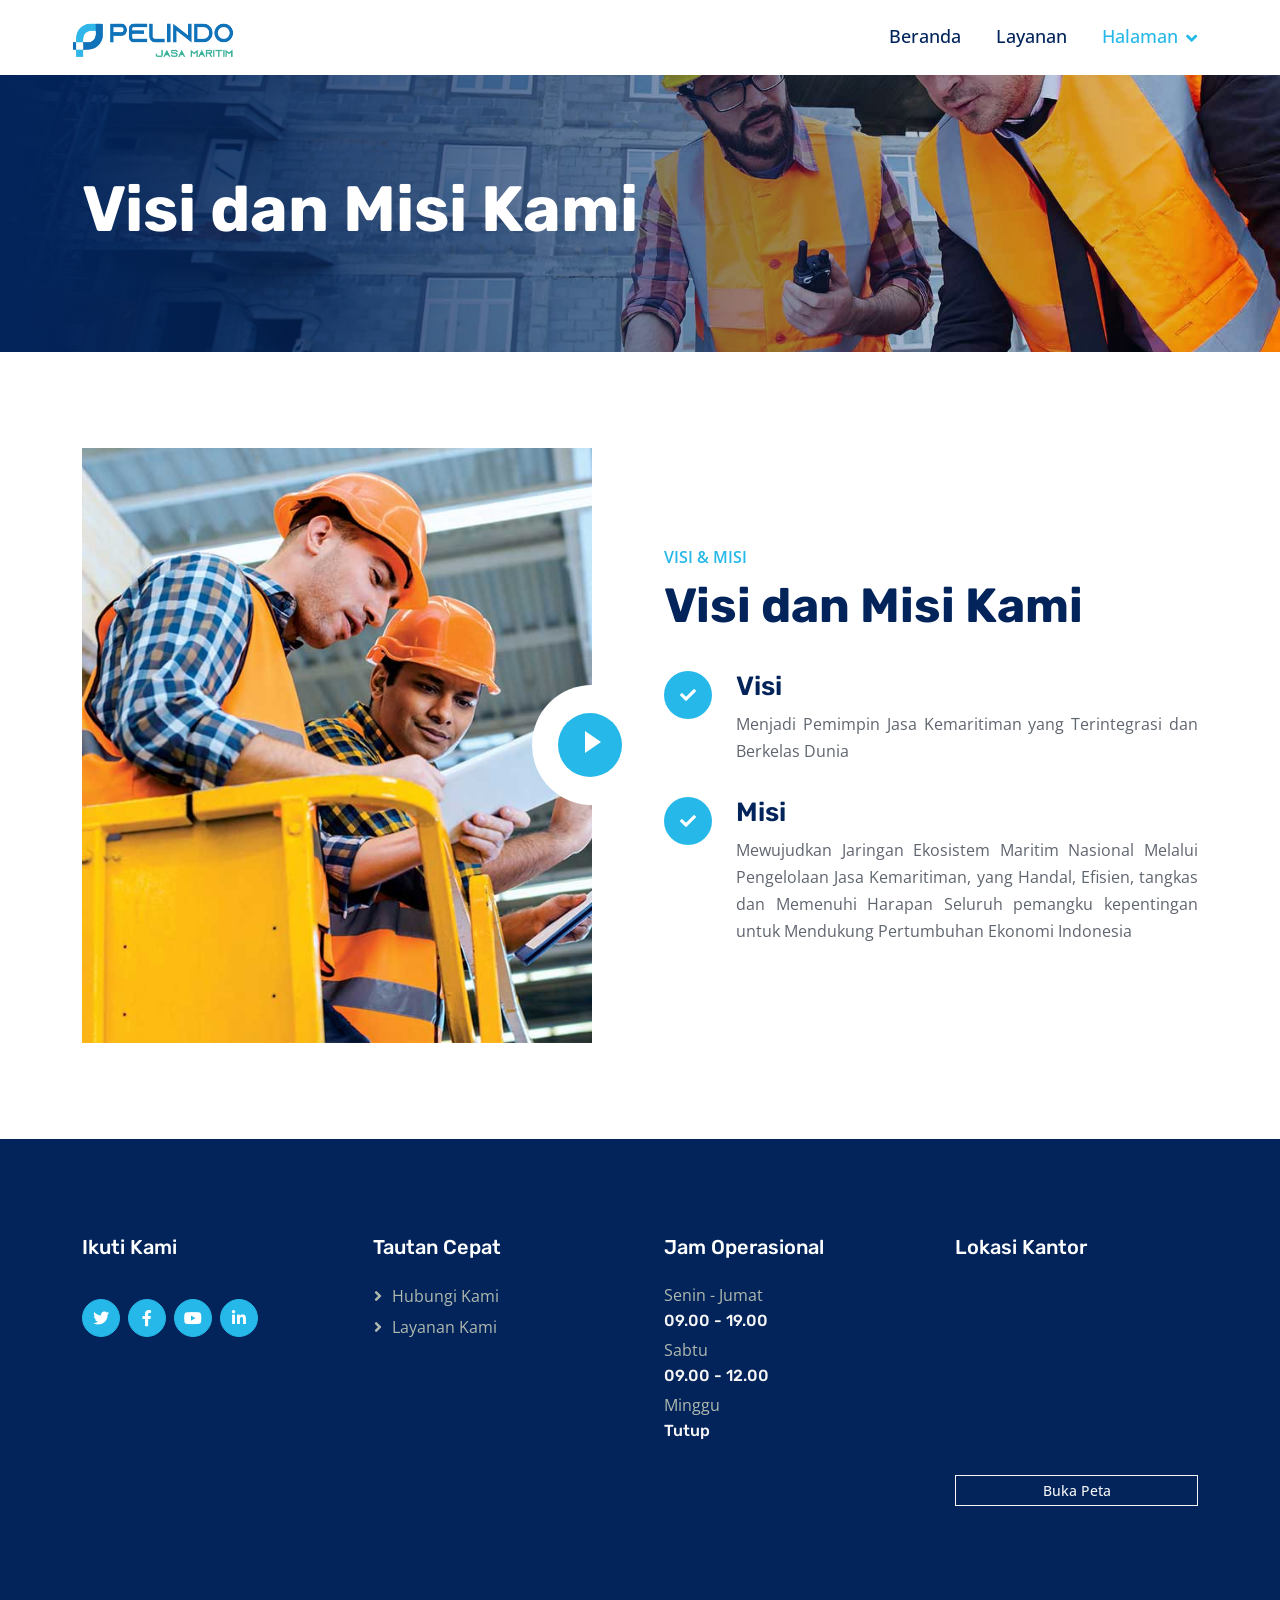
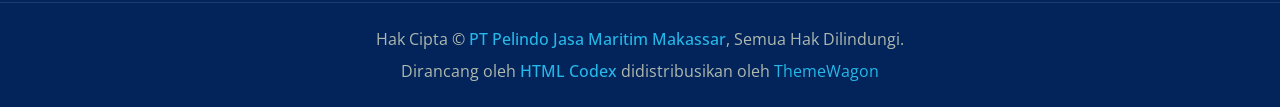
<file: feature.html>
<!DOCTYPE html>
<html lang="id">

<head>
    <meta charset="utf-8">
    <title>PT Pelindo Jasa Maritim Makassar</title>
    <meta content="width=device-width, initial-scale=1.0" name="viewport">
    <meta content="" name="keywords">
    <meta content="PT Pelindo Jasa Maritim Makassar menyediakan layanan maritim terintegrasi untuk mendukung kelancaran operasional kepelabuhanan." name="description">

    <!-- Favicon -->


    <!-- Google Web Fonts -->
    <link rel="preconnect" href="https://fonts.googleapis.com">
    <link rel="preconnect" href="https://fonts.gstatic.com" crossorigin>
    <link
        href="https://fonts.googleapis.com/css2?family=Open+Sans:wght@400;500;600&family=Rubik:wght@500;600;700&display=swap"
        rel="stylesheet">

    <!-- Icon Font Stylesheet -->
    <link href="https://cdnjs.cloudflare.com/ajax/libs/font-awesome/5.10.0/css/all.min.css" rel="stylesheet">
    <link href="https://cdn.jsdelivr.net/npm/bootstrap-icons@1.4.1/font/bootstrap-icons.css" rel="stylesheet">

    <!-- Libraries Stylesheet -->
    <link href="lib/animate/animate.min.css" rel="stylesheet">
    <link href="lib/owlcarousel/assets/owl.carousel.min.css" rel="stylesheet">

    <!-- Customized Bootstrap Stylesheet -->
    <link href="css/bootstrap.min.css" rel="stylesheet">

    <!-- Template Stylesheet -->
    <link href="css/style.css" rel="stylesheet">
</head>

<body>
    <!-- Spinner Start -->
    <div id="spinner"
        class="show bg-white position-fixed translate-middle w-100 vh-100 top-50 start-50 d-flex align-items-center justify-content-center">
        <div class="spinner-border text-primary" role="status" style="width: 3rem; height: 3rem;"></div>
    </div>
    <!-- Spinner End -->


    <!-- Topbar Start -->
    <div class="container-fluid bg-dark px-0">
        <div class="row g-0 d-none d-lg-flex">
            <div class="col-lg-6 ps-5 text-start">
                <div class="h-100 d-inline-flex align-items-center text-white">
                    <span>Ikuti Kami:</span>
                    <a class="btn btn-link text-light" href="https://www.facebook.com/humas.pelindoiv" target="_blank" rel="noopener noreferrer" aria-label="Buka Facebook Pelindo"><i class="fab fa-facebook-f"></i></a>
                    <a class="btn btn-link text-light" href="https://x.com/pelindomaritim" target="_blank" rel="noopener noreferrer" aria-label="Buka akun X Pelindo"><i class="fab fa-twitter"></i></a>
                    <a class="btn btn-link text-light" href="https://www.linkedin.com/in/pelabuhan-indonesia-persero-3941272a1" target="_blank" rel="noopener noreferrer" aria-label="Buka halaman LinkedIn Pelindo"><i class="fab fa-linkedin-in"></i></a>
                    <a class="btn btn-link text-light" href="https://www.instagram.com/pelindomaritim?utm_source=ig_web_button_share_sheet&amp;cplk=ZDNlZDc0MzIxNw==" target="_blank" rel="noopener noreferrer" aria-label="Buka akun Instagram Pelindo"><i class="fab fa-instagram"></i></a>
                </div>
            </div>

        </div>
    </div>
    <!-- Topbar End -->


    <!-- Navbar Start -->
    <nav class="navbar navbar-expand-lg bg-white navbar-light sticky-top py-0 pe-5">
        <a href="index.html" class="navbar-brand ps-5 me-0">
            <img class="navbar-logo" src="img/logo-pelindo-jasa-maritim.png" alt="Logo PT Pelindo Jasa Maritim Makassar">
        </a>
        <button type="button" class="navbar-toggler me-0" data-bs-toggle="collapse" data-bs-target="#navbarCollapse">
            <span class="navbar-toggler-icon"></span>
        </button>
        <div class="collapse navbar-collapse" id="navbarCollapse">
            <div class="navbar-nav ms-auto p-4 p-lg-0">
                <a href="index.html" class="nav-item nav-link">Beranda</a>
                <a href="service.html" class="nav-item nav-link">Layanan</a>
                <div class="nav-item dropdown">
                    <a href="#" class="nav-link dropdown-toggle active" data-bs-toggle="dropdown">Halaman</a>
                    <div class="dropdown-menu bg-light m-0">
                        <a href="project.html" class="dropdown-item">Layanan Maritim</a>
                        <!-- Tautan halaman Struktur Organisasi. -->
                        <a href="struktur-organisasi.html" class="dropdown-item">Struktur Organisasi</a>
                        <a href="feature.html" class="dropdown-item active">Visi &amp; Misi</a>
                        <a href="team.html" class="dropdown-item">Tim Kami</a>

                    </div>
                </div>
            </div>
        </div>
    </nav>
    <!-- Navbar End -->


    <!-- Page Header Start -->
    <div class="container-fluid page-header py-5 mb-5 wow fadeIn" data-wow-delay="0.1s">
        <div class="container py-5">
            <h1 class="display-3 text-white animated slideInRight">Visi dan Misi Kami</h1>
        </div>
    </div>
    <!-- Page Header End -->


    <!-- Keunggulan Start -->
    <div class="container-xxl py-5">
        <div class="container">
            <div class="row g-5 align-items-center">
                <div class="col-lg-6 wow fadeInUp" data-wow-delay="0.1s">
                    <div class="position-relative me-lg-4">
                        <img class="img-fluid w-100" src="img/feature.jpg" alt="Fitur dan keunggulan layanan maritim">
                        <span
                            class="position-absolute top-50 start-100 translate-middle bg-white rounded-circle d-none d-lg-block"
                            style="width: 120px; height: 120px;"></span>
                        <a class="btn-play" href="https://youtu.be/TnPUFH0YoEo?si=2gw9AQwr7_VvXxOC"
                            target="_blank" rel="noopener noreferrer" aria-label="Putar video di YouTube">
                            <span></span>
                        </a>
                    </div>
                </div>
                <div class="col-lg-6 wow fadeInUp" data-wow-delay="0.5s">
                    <p class="fw-medium text-uppercase text-primary mb-2">VISI &amp; MISI</p>
                    <h1 class="display-5 mb-4">Visi dan Misi Kami</h1>
                    <div class="vision-items">
                        <div class="d-flex vision-item">
                            <div class="flex-shrink-0 btn-lg-square rounded-circle bg-primary">
                                <i class="fa fa-check text-white"></i>
                            </div>
                            <div class="ms-4">
                                <h3>Visi</h3>
                                <p>Menjadi Pemimpin Jasa Kemaritiman yang Terintegrasi dan Berkelas Dunia</p>
                            </div>
                        </div>
                        <div class="d-flex vision-item">
                            <div class="flex-shrink-0 btn-lg-square rounded-circle bg-primary">
                                <i class="fa fa-check text-white"></i>
                            </div>
                            <div class="ms-4">
                                <h3>Misi</h3>
                                <p>Mewujudkan Jaringan Ekosistem Maritim Nasional Melalui Pengelolaan Jasa Kemaritiman, yang Handal, Efisien, tangkas dan Memenuhi Harapan Seluruh pemangku kepentingan untuk Mendukung Pertumbuhan Ekonomi Indonesia</p>
                            </div>
                        </div>
                    </div>
                </div>
            </div>
        </div>
    </div>
    <!-- Keunggulan End -->


    <!-- Footer Start -->
    <div class="container-fluid bg-dark footer mt-5 py-5 wow fadeIn" data-wow-delay="0.1s">
        <div class="container py-5">
            <div class="row g-5">
                <div class="col-lg-3 col-md-6">
                    <h5 class="text-white mb-4">Ikuti Kami</h5><div class="d-flex pt-3">
                        <a class="btn btn-square btn-primary rounded-circle me-2" href="https://x.com/pelindomaritim" target="_blank" rel="noopener noreferrer" aria-label="Buka akun X Pelindo"><i class="fab fa-twitter"></i></a>
                        <a class="btn btn-square btn-primary rounded-circle me-2" href="https://www.facebook.com/humas.pelindoiv" target="_blank" rel="noopener noreferrer" aria-label="Buka Facebook Pelindo"><i class="fab fa-facebook-f"></i></a>
                        <a class="btn btn-square btn-primary rounded-circle me-2" href="https://www.youtube.com/@pelindojasamaritim" target="_blank" rel="noopener noreferrer" aria-label="Buka kanal YouTube Pelindo"><i class="fab fa-youtube"></i></a>
                        <a class="btn btn-square btn-primary rounded-circle me-2" href="https://www.linkedin.com/in/pelabuhan-indonesia-persero-3941272a1" target="_blank" rel="noopener noreferrer" aria-label="Buka halaman LinkedIn Pelindo"><i class="fab fa-linkedin-in"></i></a>
                    </div>
                </div>
                <div class="col-lg-3 col-md-6">
                    <h5 class="text-white mb-4">Tautan Cepat</h5>
                    <a class="btn btn-link" href="index.html#kontak">Hubungi Kami</a>
                    <a class="btn btn-link" href="service.html">Layanan Kami</a>
                    </div>
                <div class="col-lg-3 col-md-6">
                    <h5 class="text-white mb-4">Jam Operasional</h5>
                    <p class="mb-1">Senin - Jumat</p>
                    <h6 class="text-light">09.00 - 19.00</h6>
                    <p class="mb-1">Sabtu</p>
                    <h6 class="text-light">09.00 - 12.00</h6>
                    <p class="mb-1">Minggu</p>
                    <h6 class="text-light">Tutup</h6>
                </div>
                                <div class="col-lg-3 col-md-6">
                    <h5 class="text-white mb-4">Lokasi Kantor</h5>
                    <iframe class="footer-map-frame" src="https://www.google.com/maps?q=-5.121265,119.4086161&amp;z=16&amp;output=embed&amp;hl=id" title="Peta lokasi kantor PT Pelindo Jasa Maritim Makassar" loading="lazy" referrerpolicy="no-referrer-when-downgrade" allowfullscreen></iframe>
                    <div class="footer-map-actions">
                        <a class="btn btn-outline-light btn-sm" href="https://maps.app.goo.gl/Nk7wMV1WgwkL5cXE6" target="_blank" rel="noopener noreferrer">Buka Peta</a>
                    </div>
                </div>
            </div>
        </div>
    </div>
    <!-- Footer End -->


    <!-- Copyright Start -->
    <div class="container-fluid copyright bg-dark py-4">
        <div class="container text-center">
            <p class="mb-2">Hak Cipta &copy; <a class="fw-semi-bold" href="index.html">PT Pelindo Jasa Maritim Makassar</a>, Semua Hak Dilindungi.
            </p>
            <!--/*** This template is free as long as you keep the footer author’s credit link/attribution link/backlink. If you'd like to use the template without the footer author’s credit link/attribution link/backlink, you can purchase the Credit Removal License from "https://htmlcodex.com/credit-removal". Thank you for your support. ***/-->
            <p class="mb-0">Dirancang oleh <a class="fw-semi-bold" href="https://htmlcodex.com">HTML Codex</a> didistribusikan
                oleh <a href="https://themewagon.com">ThemeWagon</a> </p>
        </div>
    </div>
    <!-- Copyright End -->


    <!-- Back to Top -->


    <!-- JavaScript Libraries -->
    <script src="https://code.jquery.com/jquery-3.4.1.min.js"></script>
    <script src="https://cdn.jsdelivr.net/npm/bootstrap@5.0.0/dist/js/bootstrap.bundle.min.js"></script>
    <script src="lib/wow/wow.min.js"></script>
    <script src="lib/easing/easing.min.js"></script>
    <script src="lib/waypoints/waypoints.min.js"></script>
    <script src="lib/owlcarousel/owl.carousel.min.js"></script>
    <script src="lib/counterup/counterup.min.js"></script>

    <!-- Template Javascript -->
    <script src="js/main.js"></script>
</body>

</html>
</file>
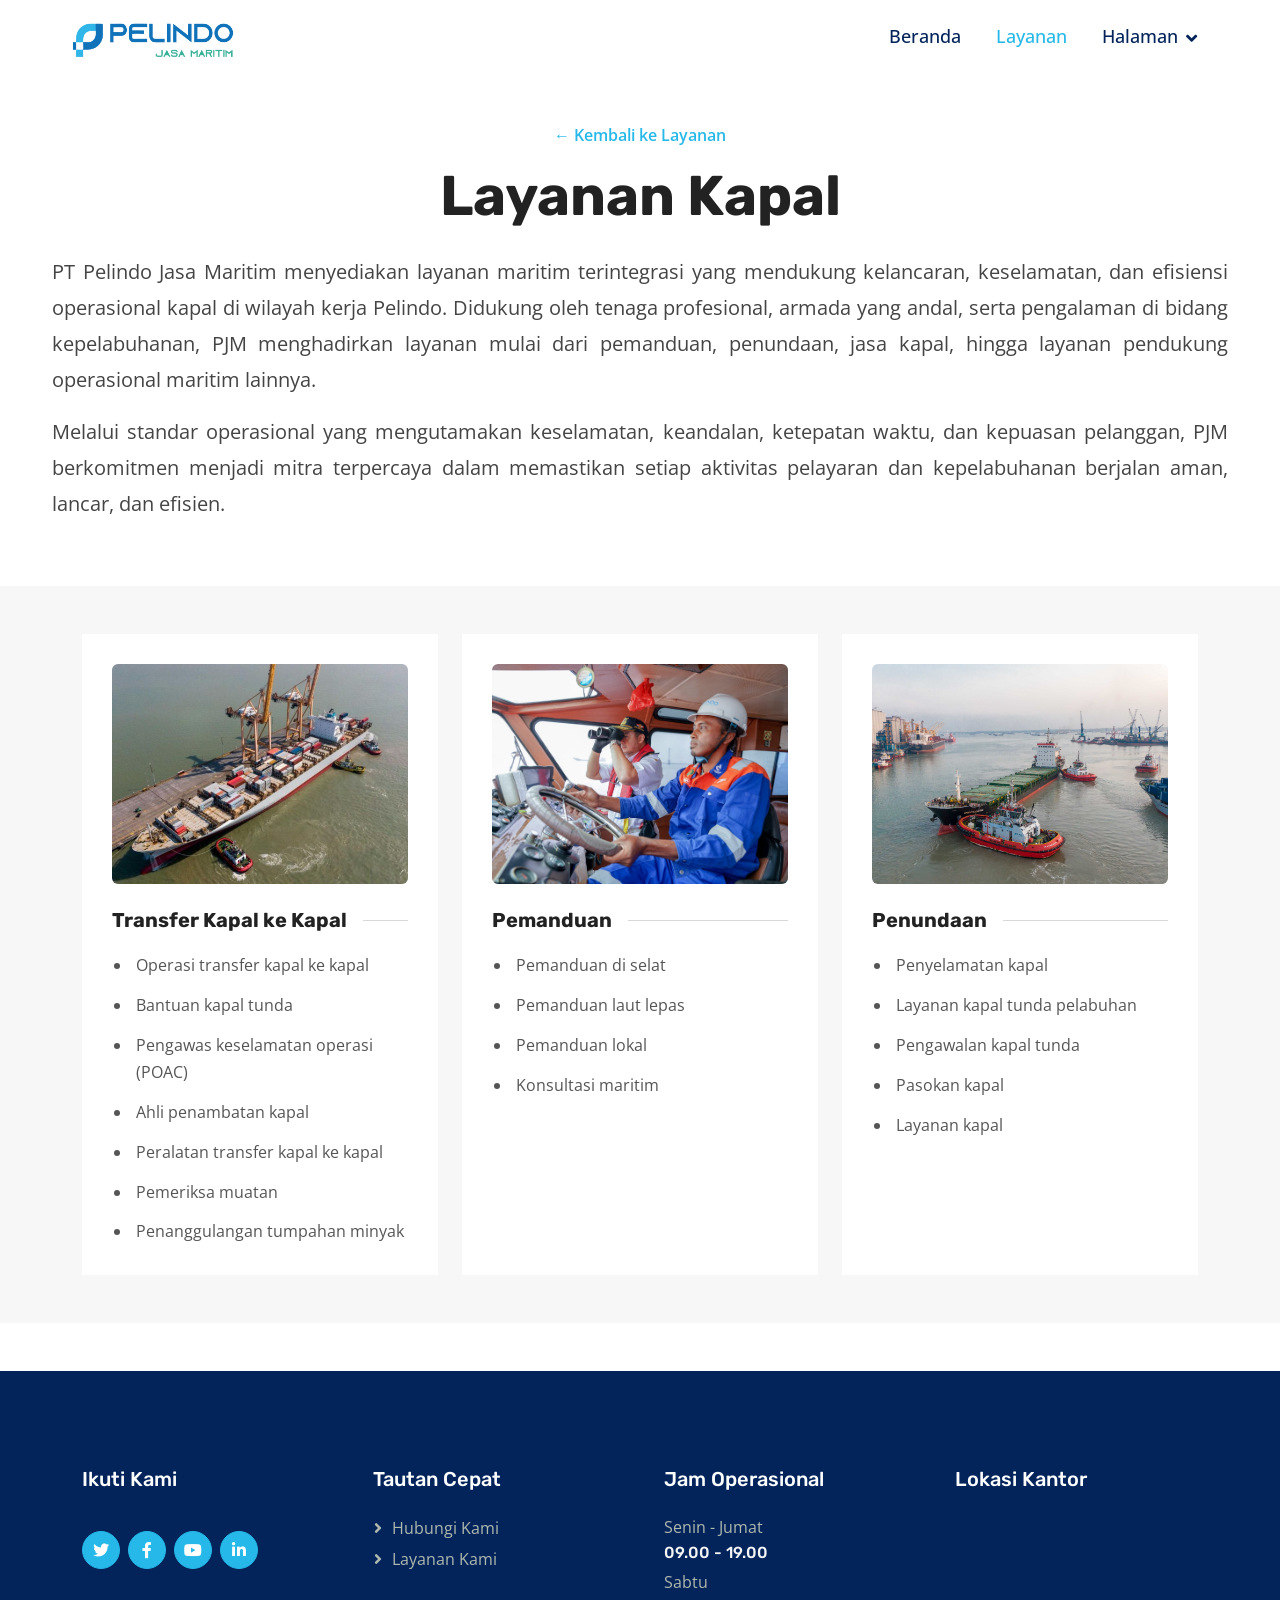
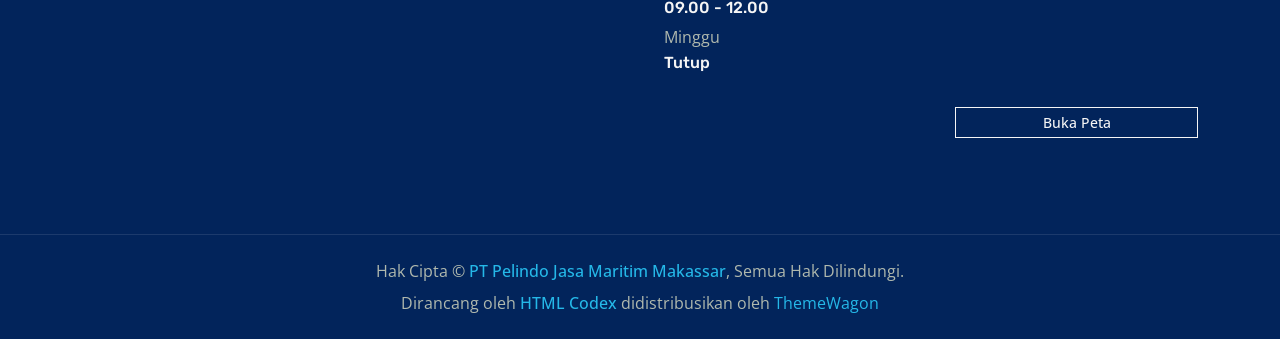
<file: marine.html>
<!DOCTYPE html>
<html lang="id">
<head>
    <meta charset="utf-8">
    <title>Layanan Kapal | PT Pelindo Jasa Maritim Makassar</title>
    <meta content="width=device-width, initial-scale=1.0" name="viewport">
    <meta content="" name="keywords">
    <meta content="PT Pelindo Jasa Maritim Makassar menyediakan layanan maritim terintegrasi untuk mendukung kelancaran operasional kepelabuhanan." name="description">

    <link rel="preconnect" href="https://fonts.googleapis.com">
    <link rel="preconnect" href="https://fonts.gstatic.com" crossorigin>
    <link href="https://fonts.googleapis.com/css2?family=Open+Sans:wght@400;500;600&family=Rubik:wght@500;600;700&display=swap" rel="stylesheet">
    <link href="https://cdnjs.cloudflare.com/ajax/libs/font-awesome/5.10.0/css/all.min.css" rel="stylesheet">
    <link href="https://cdn.jsdelivr.net/npm/bootstrap-icons@1.4.1/font/bootstrap-icons.css" rel="stylesheet">
    <link href="lib/animate/animate.min.css" rel="stylesheet">
    <link href="lib/owlcarousel/assets/owl.carousel.min.css" rel="stylesheet">
    <link href="css/bootstrap.min.css" rel="stylesheet">
    <link href="css/style.css" rel="stylesheet">
</head>
<body>
    <!-- Header and navbar follow service.html. -->
    <div id="spinner" class="show bg-white position-fixed translate-middle w-100 vh-100 top-50 start-50 d-flex align-items-center justify-content-center">
        <div class="spinner-border text-primary" role="status" style="width: 3rem; height: 3rem;"></div>
    </div>
    <div class="container-fluid bg-dark px-0">
        <div class="row g-0 d-none d-lg-flex">
            <div class="col-lg-6 ps-5 text-start"><div class="h-100 d-inline-flex align-items-center text-white">
                <span>Ikuti Kami:</span>
                <a class="btn btn-link text-light" href="https://www.facebook.com/humas.pelindoiv" target="_blank" rel="noopener noreferrer" aria-label="Buka Facebook Pelindo"><i class="fab fa-facebook-f"></i></a>
                <a class="btn btn-link text-light" href="https://x.com/pelindomaritim" target="_blank" rel="noopener noreferrer" aria-label="Buka akun X Pelindo"><i class="fab fa-twitter"></i></a>
                <a class="btn btn-link text-light" href="https://www.linkedin.com/in/pelabuhan-indonesia-persero-3941272a1" target="_blank" rel="noopener noreferrer" aria-label="Buka halaman LinkedIn Pelindo"><i class="fab fa-linkedin-in"></i></a>
                <a class="btn btn-link text-light" href="https://www.instagram.com/pelindomaritim?utm_source=ig_web_button_share_sheet&amp;cplk=ZDNlZDc0MzIxNw==" target="_blank" rel="noopener noreferrer" aria-label="Buka akun Instagram Pelindo"><i class="fab fa-instagram"></i></a>
            </div></div>

        </div>
    </div>
    <nav class="navbar navbar-expand-lg bg-white navbar-light sticky-top py-0 pe-5">
        <a href="index.html" class="navbar-brand ps-5 me-0"><img class="navbar-logo" src="img/logo-pelindo-jasa-maritim.png" alt="Logo PT Pelindo Jasa Maritim Makassar"></a>
        <button type="button" class="navbar-toggler me-0" data-bs-toggle="collapse" data-bs-target="#navbarCollapse"><span class="navbar-toggler-icon"></span></button>
        <div class="collapse navbar-collapse" id="navbarCollapse">
            <div class="navbar-nav ms-auto p-4 p-lg-0">
                <a href="index.html" class="nav-item nav-link">Beranda</a>
                <a href="service.html" class="nav-item nav-link active">Layanan</a>
                <div class="nav-item dropdown"><a href="#" class="nav-link dropdown-toggle" data-bs-toggle="dropdown">Halaman</a><div class="dropdown-menu bg-light m-0">
                    <a href="project.html" class="dropdown-item">Layanan Maritim</a><a href="struktur-organisasi.html" class="dropdown-item">Struktur Organisasi</a><a href="feature.html" class="dropdown-item">Visi &amp; Misi</a><a href="team.html" class="dropdown-item">Tim Kami</a>
                </div></div>
            </div>
        </div>
    </nav>

    <!-- Marine overview and services. -->
    <main>
        <section class="container-xxl py-5 service-detail-overview">
            <div class="container text-center">
                <!-- Kembali ke daftar layanan maritim. -->
                <a class="service-detail-backlink" href="project.html">&larr; Kembali ke Layanan</a>
                <h1 class="service-detail-title">Layanan Kapal</h1>
                <p>PT Pelindo Jasa Maritim menyediakan layanan maritim terintegrasi yang mendukung kelancaran, keselamatan, dan efisiensi operasional kapal di wilayah kerja Pelindo. Didukung oleh tenaga profesional, armada yang andal, serta pengalaman di bidang kepelabuhanan, PJM menghadirkan layanan mulai dari pemanduan, penundaan, jasa kapal, hingga layanan pendukung operasional maritim lainnya.</p>
                <p>Melalui standar operasional yang mengutamakan keselamatan, keandalan, ketepatan waktu, dan kepuasan pelanggan, PJM berkomitmen menjadi mitra terpercaya dalam memastikan setiap aktivitas pelayaran dan kepelabuhanan berjalan aman, lancar, dan efisien.</p>
            </div>
        </section>
        <section class="container-fluid py-5 service-detail-catalog" aria-label="Layanan kapal">
            <div class="container"><div class="row g-4">
                <article class="col-lg-4 col-md-6 col-12"><div class="service-detail-card">
                    <!-- Gambar: transfer kapal ke kapal. -->
                    <img src="assets/img/ship-to-ship.jpg" alt="Kapal untuk layanan transfer kapal ke kapal">
                    <h2 class="service-detail-card-title">Transfer Kapal ke Kapal</h2>
                    <ul><li>Operasi transfer kapal ke kapal</li><li>Bantuan kapal tunda</li><li>Pengawas keselamatan operasi (POAC)</li><li>Ahli penambatan kapal</li><li>Peralatan transfer kapal ke kapal</li><li>Pemeriksa muatan</li><li>Penanggulangan tumpahan minyak</li></ul>
                </div></article>
                <article class="col-lg-4 col-md-6 col-12"><div class="service-detail-card">
                    <!-- Gambar: Pilotage (sumber: link share.google dari pengguna) -->
                    <img src="assets/img/pilotage.jpg" alt="Pemanduan kapal di perairan pelabuhan">
                    <h2 class="service-detail-card-title">Pemanduan</h2>
                    <ul><li>Pemanduan di selat</li><li>Pemanduan laut lepas</li><li>Pemanduan lokal</li><li>Konsultasi maritim</li></ul>
                </div></article>
                <article class="col-lg-4 col-md-6 col-12"><div class="service-detail-card">
                    <!-- Gambar: Towage (sumber: link share.google dari pengguna) -->
                    <img src="assets/img/towage.jpg" alt="Kapal tunda untuk layanan penundaan kapal">
                    <h2 class="service-detail-card-title">Penundaan</h2>
                    <ul><li>Penyelamatan kapal</li><li>Layanan kapal tunda pelabuhan</li><li>Pengawalan kapal tunda</li><li>Pasokan kapal</li><li>Layanan kapal</li></ul>
                </div></article>
            </div></div>
        </section>
    </main>

    <!-- Footer copied from service.html. -->
    <div class="container-fluid bg-dark footer mt-5 py-5 wow fadeIn" data-wow-delay="0.1s"><div class="container py-5"><div class="row g-5">
        <div class="col-lg-3 col-md-6"><h5 class="text-white mb-4">Ikuti Kami</h5><div class="d-flex pt-3"><a class="btn btn-square btn-primary rounded-circle me-2" href="https://x.com/pelindomaritim" target="_blank" rel="noopener noreferrer" aria-label="Buka akun X Pelindo"><i class="fab fa-twitter"></i></a><a class="btn btn-square btn-primary rounded-circle me-2" href="https://www.facebook.com/humas.pelindoiv" target="_blank" rel="noopener noreferrer" aria-label="Buka Facebook Pelindo"><i class="fab fa-facebook-f"></i></a><a class="btn btn-square btn-primary rounded-circle me-2" href="https://www.youtube.com/@pelindojasamaritim" target="_blank" rel="noopener noreferrer" aria-label="Buka kanal YouTube Pelindo"><i class="fab fa-youtube"></i></a><a class="btn btn-square btn-primary rounded-circle me-2" href="https://www.linkedin.com/in/pelabuhan-indonesia-persero-3941272a1" target="_blank" rel="noopener noreferrer" aria-label="Buka halaman LinkedIn Pelindo"><i class="fab fa-linkedin-in"></i></a></div></div>
        <div class="col-lg-3 col-md-6"><h5 class="text-white mb-4">Tautan Cepat</h5><a class="btn btn-link" href="index.html#kontak">Hubungi Kami</a><a class="btn btn-link" href="service.html">Layanan Kami</a></div>
        <div class="col-lg-3 col-md-6"><h5 class="text-white mb-4">Jam Operasional</h5><p class="mb-1">Senin - Jumat</p><h6 class="text-light">09.00 - 19.00</h6><p class="mb-1">Sabtu</p><h6 class="text-light">09.00 - 12.00</h6><p class="mb-1">Minggu</p><h6 class="text-light">Tutup</h6></div>
        <div class="col-lg-3 col-md-6"><h5 class="text-white mb-4">Lokasi Kantor</h5><iframe class="footer-map-frame" src="https://www.google.com/maps?q=-5.121265,119.4086161&amp;z=16&amp;output=embed&amp;hl=id" title="Peta lokasi kantor PT Pelindo Jasa Maritim Makassar" loading="lazy" referrerpolicy="no-referrer-when-downgrade" allowfullscreen></iframe><div class="footer-map-actions"><a class="btn btn-outline-light btn-sm" href="https://maps.app.goo.gl/Nk7wMV1WgwkL5cXE6" target="_blank" rel="noopener noreferrer">Buka Peta</a></div></div>
    </div></div></div>
    <div class="container-fluid copyright bg-dark py-4"><div class="container text-center"><p class="mb-2">Hak Cipta &copy; <a class="fw-semi-bold" href="index.html">PT Pelindo Jasa Maritim Makassar</a>, Semua Hak Dilindungi.</p><!--/*** This template is free as long as you keep the footer author’s credit link/attribution link/backlink. If you'd like to use the template without the footer author’s credit link/attribution link/backlink, you can purchase the Credit Removal License from "https://htmlcodex.com/credit-removal". Thank you for your support. ***/--><p class="mb-0">Dirancang oleh <a class="fw-semi-bold" href="https://htmlcodex.com">HTML Codex</a> didistribusikan oleh <a href="https://themewagon.com">ThemeWagon</a></p></div></div>
    <script src="https://code.jquery.com/jquery-3.4.1.min.js"></script>
    <script src="https://cdn.jsdelivr.net/npm/bootstrap@5.0.0/dist/js/bootstrap.bundle.min.js"></script>
    <script src="lib/wow/wow.min.js"></script><script src="lib/easing/easing.min.js"></script><script src="lib/waypoints/waypoints.min.js"></script><script src="lib/owlcarousel/owl.carousel.min.js"></script><script src="lib/counterup/counterup.min.js"></script>
    <script src="js/main.js"></script>
</body>
</html>
</file>
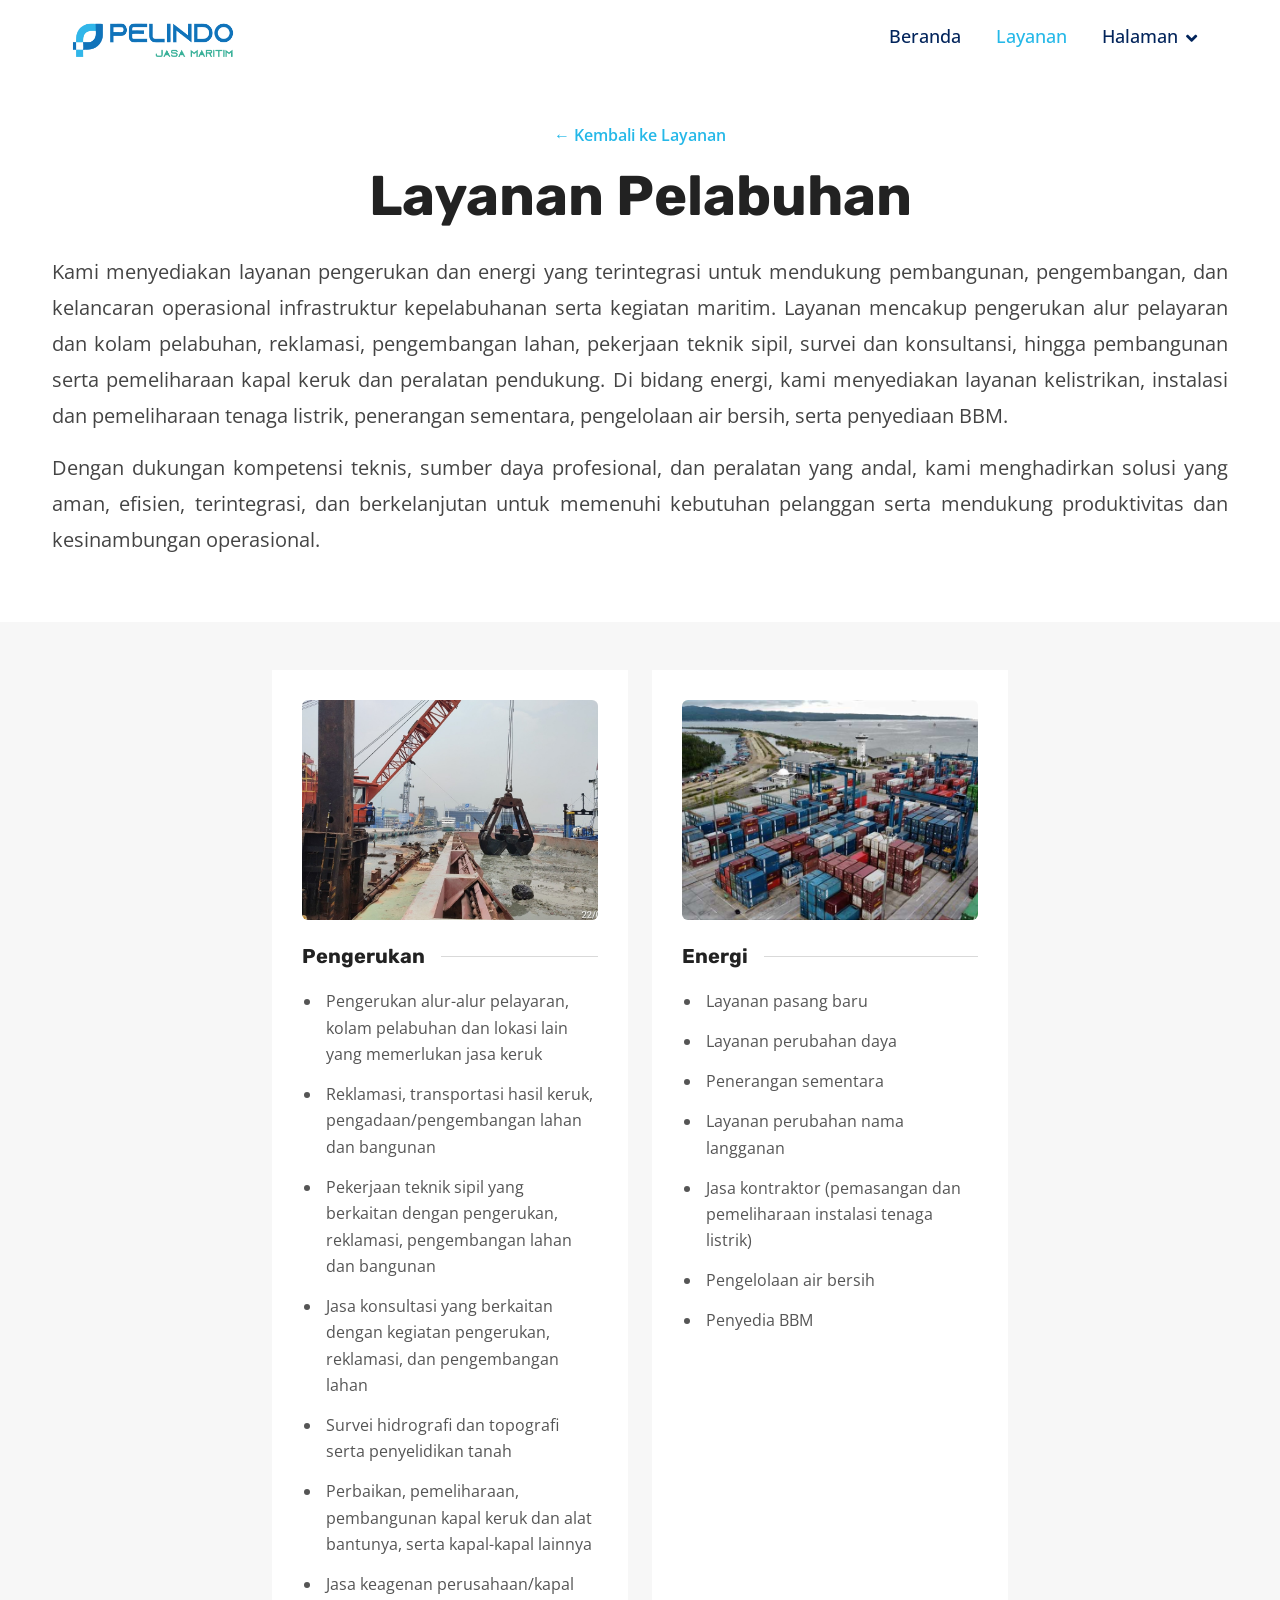
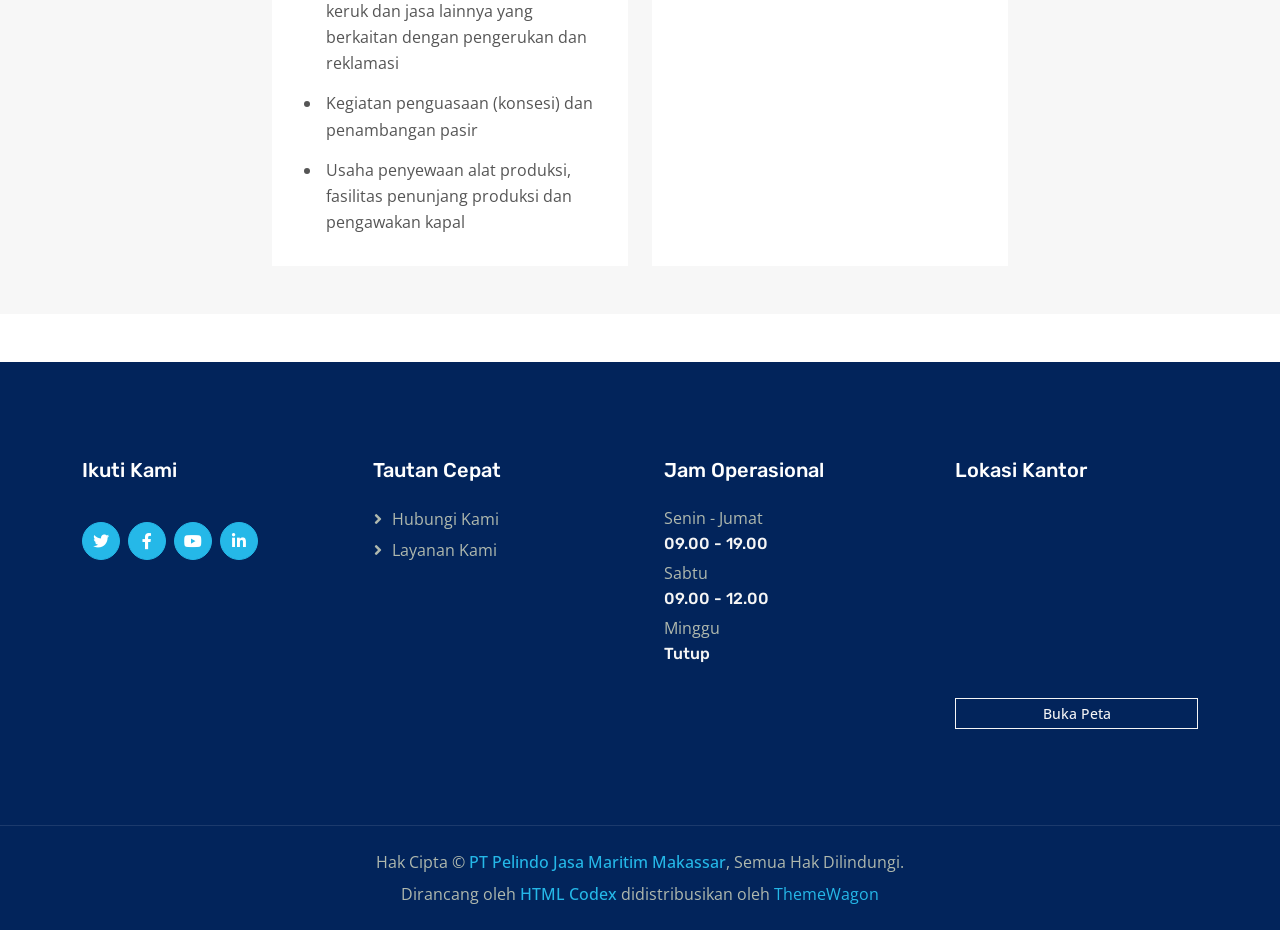
<file: port-services.html>
<!DOCTYPE html>
<html lang="id">
<head>
    <meta charset="utf-8">
    <title>Layanan Pelabuhan | PT Pelindo Jasa Maritim Makassar</title>
    <meta content="width=device-width, initial-scale=1.0" name="viewport"><meta content="" name="keywords"><meta content="PT Pelindo Jasa Maritim Makassar menyediakan layanan maritim terintegrasi untuk mendukung kelancaran operasional kepelabuhanan." name="description">
    <link rel="preconnect" href="https://fonts.googleapis.com"><link rel="preconnect" href="https://fonts.gstatic.com" crossorigin>
    <link href="https://fonts.googleapis.com/css2?family=Open+Sans:wght@400;500;600&family=Rubik:wght@500;600;700&display=swap" rel="stylesheet"><link href="https://cdnjs.cloudflare.com/ajax/libs/font-awesome/5.10.0/css/all.min.css" rel="stylesheet"><link href="https://cdn.jsdelivr.net/npm/bootstrap-icons@1.4.1/font/bootstrap-icons.css" rel="stylesheet">
    <link href="lib/animate/animate.min.css" rel="stylesheet"><link href="lib/owlcarousel/assets/owl.carousel.min.css" rel="stylesheet"><link href="css/bootstrap.min.css" rel="stylesheet"><link href="css/style.css" rel="stylesheet">
</head>
<body>
    <!-- Header/navbar structure follows service.html. -->
    <div id="spinner" class="show bg-white position-fixed translate-middle w-100 vh-100 top-50 start-50 d-flex align-items-center justify-content-center"><div class="spinner-border text-primary" role="status" style="width: 3rem; height: 3rem;"></div></div>
    <div class="container-fluid bg-dark px-0"><div class="row g-0 d-none d-lg-flex"><div class="col-lg-6 ps-5 text-start"><div class="h-100 d-inline-flex align-items-center text-white"><span>Ikuti Kami:</span><a class="btn btn-link text-light" href="https://www.facebook.com/humas.pelindoiv" target="_blank" rel="noopener noreferrer" aria-label="Buka Facebook Pelindo"><i class="fab fa-facebook-f"></i></a><a class="btn btn-link text-light" href="https://x.com/pelindomaritim" target="_blank" rel="noopener noreferrer" aria-label="Buka akun X Pelindo"><i class="fab fa-twitter"></i></a><a class="btn btn-link text-light" href="https://www.linkedin.com/in/pelabuhan-indonesia-persero-3941272a1" target="_blank" rel="noopener noreferrer" aria-label="Buka halaman LinkedIn Pelindo"><i class="fab fa-linkedin-in"></i></a><a class="btn btn-link text-light" href="https://www.instagram.com/pelindomaritim?utm_source=ig_web_button_share_sheet&amp;cplk=ZDNlZDc0MzIxNw==" target="_blank" rel="noopener noreferrer" aria-label="Buka akun Instagram Pelindo"><i class="fab fa-instagram"></i></a></div></div></div></div>
    <nav class="navbar navbar-expand-lg bg-white navbar-light sticky-top py-0 pe-5"><a href="index.html" class="navbar-brand ps-5 me-0"><img class="navbar-logo" src="img/logo-pelindo-jasa-maritim.png" alt="Logo PT Pelindo Jasa Maritim Makassar"></a><button type="button" class="navbar-toggler me-0" data-bs-toggle="collapse" data-bs-target="#navbarCollapse"><span class="navbar-toggler-icon"></span></button><div class="collapse navbar-collapse" id="navbarCollapse"><div class="navbar-nav ms-auto p-4 p-lg-0"><a href="index.html" class="nav-item nav-link">Beranda</a><a href="service.html" class="nav-item nav-link active">Layanan</a><div class="nav-item dropdown"><a href="#" class="nav-link dropdown-toggle" data-bs-toggle="dropdown">Halaman</a><div class="dropdown-menu bg-light m-0"><a href="project.html" class="dropdown-item">Layanan Maritim</a><a href="struktur-organisasi.html" class="dropdown-item">Struktur Organisasi</a><a href="feature.html" class="dropdown-item">Visi &amp; Misi</a><a href="team.html" class="dropdown-item">Tim Kami</a></div></div></div></div></nav>

    <!-- Port Services overview and service categories. -->
    <main>
        <section class="container-xxl py-5 service-detail-overview"><div class="container text-center"><!-- Kembali ke daftar layanan maritim. --><a class="service-detail-backlink" href="project.html">&larr; Kembali ke Layanan</a><h1 class="service-detail-title">Layanan Pelabuhan</h1>
            <p>Kami menyediakan layanan pengerukan dan energi yang terintegrasi untuk mendukung pembangunan, pengembangan, dan kelancaran operasional infrastruktur kepelabuhanan serta kegiatan maritim. Layanan mencakup pengerukan alur pelayaran dan kolam pelabuhan, reklamasi, pengembangan lahan, pekerjaan teknik sipil, survei dan konsultansi, hingga pembangunan serta pemeliharaan kapal keruk dan peralatan pendukung. Di bidang energi, kami menyediakan layanan kelistrikan, instalasi dan pemeliharaan tenaga listrik, penerangan sementara, pengelolaan air bersih, serta penyediaan BBM.</p>
            <p>Dengan dukungan kompetensi teknis, sumber daya profesional, dan peralatan yang andal, kami menghadirkan solusi yang aman, efisien, terintegrasi, dan berkelanjutan untuk memenuhi kebutuhan pelanggan serta mendukung produktivitas dan kesinambungan operasional.</p>
        </div></section>
        <section class="container-fluid py-5 service-detail-catalog" aria-label="Layanan pelabuhan"><div class="container"><div class="row g-4">
            <article class="col-lg-4 col-md-6 col-12"><div class="service-detail-card">
                <!-- Gambar: Pengerukan (sumber: link share.google dari pengguna) -->
                <img src="assets/img/pengerukan.jpg" alt="Kegiatan pengerukan pelabuhan">
                <h2 class="service-detail-card-title">Pengerukan</h2>
                <ul><li>Pengerukan alur-alur pelayaran, kolam pelabuhan dan lokasi lain yang memerlukan jasa keruk</li><li>Reklamasi, transportasi hasil keruk, pengadaan/pengembangan lahan dan bangunan</li><li>Pekerjaan teknik sipil yang berkaitan dengan pengerukan, reklamasi, pengembangan lahan dan bangunan</li><li>Jasa konsultasi yang berkaitan dengan kegiatan pengerukan, reklamasi, dan pengembangan lahan</li><li>Survei hidrografi dan topografi serta penyelidikan tanah</li><li>Perbaikan, pemeliharaan, pembangunan kapal keruk dan alat bantunya, serta kapal-kapal lainnya</li><li>Jasa keagenan perusahaan/kapal keruk dan jasa lainnya yang berkaitan dengan pengerukan dan reklamasi</li><li>Kegiatan penguasaan (konsesi) dan penambangan pasir</li><li>Usaha penyewaan alat produksi, fasilitas penunjang produksi dan pengawakan kapal</li></ul>
            </div></article>
            <article class="col-lg-4 col-md-6 col-12"><div class="service-detail-card">
                <!-- Gambar: Energi (sumber: link share.google dari pengguna) -->
                <img src="assets/img/energi.jpg" alt="Layanan energi untuk operasional pelabuhan">
                <h2 class="service-detail-card-title">Energi</h2>
                <ul><li>Layanan pasang baru</li><li>Layanan perubahan daya</li><li>Penerangan sementara</li><li>Layanan perubahan nama langganan</li><li>Jasa kontraktor (pemasangan dan pemeliharaan instalasi tenaga listrik)</li><li>Pengelolaan air bersih</li><li>Penyedia BBM</li></ul>
            </div></article>
        </div></div></section>
    </main>

    <!-- Footer copied from service.html. -->
    <div class="container-fluid bg-dark footer mt-5 py-5 wow fadeIn" data-wow-delay="0.1s"><div class="container py-5"><div class="row g-5">
        <div class="col-lg-3 col-md-6"><h5 class="text-white mb-4">Ikuti Kami</h5><div class="d-flex pt-3"><a class="btn btn-square btn-primary rounded-circle me-2" href="https://x.com/pelindomaritim" target="_blank" rel="noopener noreferrer" aria-label="Buka akun X Pelindo"><i class="fab fa-twitter"></i></a><a class="btn btn-square btn-primary rounded-circle me-2" href="https://www.facebook.com/humas.pelindoiv" target="_blank" rel="noopener noreferrer" aria-label="Buka Facebook Pelindo"><i class="fab fa-facebook-f"></i></a><a class="btn btn-square btn-primary rounded-circle me-2" href="https://www.youtube.com/@pelindojasamaritim" target="_blank" rel="noopener noreferrer" aria-label="Buka kanal YouTube Pelindo"><i class="fab fa-youtube"></i></a><a class="btn btn-square btn-primary rounded-circle me-2" href="https://www.linkedin.com/in/pelabuhan-indonesia-persero-3941272a1" target="_blank" rel="noopener noreferrer" aria-label="Buka halaman LinkedIn Pelindo"><i class="fab fa-linkedin-in"></i></a></div></div>
        <div class="col-lg-3 col-md-6"><h5 class="text-white mb-4">Tautan Cepat</h5><a class="btn btn-link" href="index.html#kontak">Hubungi Kami</a><a class="btn btn-link" href="service.html">Layanan Kami</a></div>
        <div class="col-lg-3 col-md-6"><h5 class="text-white mb-4">Jam Operasional</h5><p class="mb-1">Senin - Jumat</p><h6 class="text-light">09.00 - 19.00</h6><p class="mb-1">Sabtu</p><h6 class="text-light">09.00 - 12.00</h6><p class="mb-1">Minggu</p><h6 class="text-light">Tutup</h6></div>
        <div class="col-lg-3 col-md-6"><h5 class="text-white mb-4">Lokasi Kantor</h5><iframe class="footer-map-frame" src="https://www.google.com/maps?q=-5.121265,119.4086161&amp;z=16&amp;output=embed&amp;hl=id" title="Peta lokasi kantor PT Pelindo Jasa Maritim Makassar" loading="lazy" referrerpolicy="no-referrer-when-downgrade" allowfullscreen></iframe><div class="footer-map-actions"><a class="btn btn-outline-light btn-sm" href="https://maps.app.goo.gl/Nk7wMV1WgwkL5cXE6" target="_blank" rel="noopener noreferrer">Buka Peta</a></div></div>
    </div></div></div>
    <div class="container-fluid copyright bg-dark py-4"><div class="container text-center"><p class="mb-2">Hak Cipta &copy; <a class="fw-semi-bold" href="index.html">PT Pelindo Jasa Maritim Makassar</a>, Semua Hak Dilindungi.</p><!--/*** This template is free as long as you keep the footer author’s credit link/attribution link/backlink. If you'd like to use the template without the footer author’s credit link/attribution link/backlink, you can purchase the Credit Removal License from "https://htmlcodex.com/credit-removal". Thank you for your support. ***/--><p class="mb-0">Dirancang oleh <a class="fw-semi-bold" href="https://htmlcodex.com">HTML Codex</a> didistribusikan oleh <a href="https://themewagon.com">ThemeWagon</a></p></div></div>
    <script src="https://code.jquery.com/jquery-3.4.1.min.js"></script><script src="https://cdn.jsdelivr.net/npm/bootstrap@5.0.0/dist/js/bootstrap.bundle.min.js"></script><script src="lib/wow/wow.min.js"></script><script src="lib/easing/easing.min.js"></script><script src="lib/waypoints/waypoints.min.js"></script><script src="lib/owlcarousel/owl.carousel.min.js"></script><script src="lib/counterup/counterup.min.js"></script><script src="js/main.js"></script>
</body>
</html>
</file>
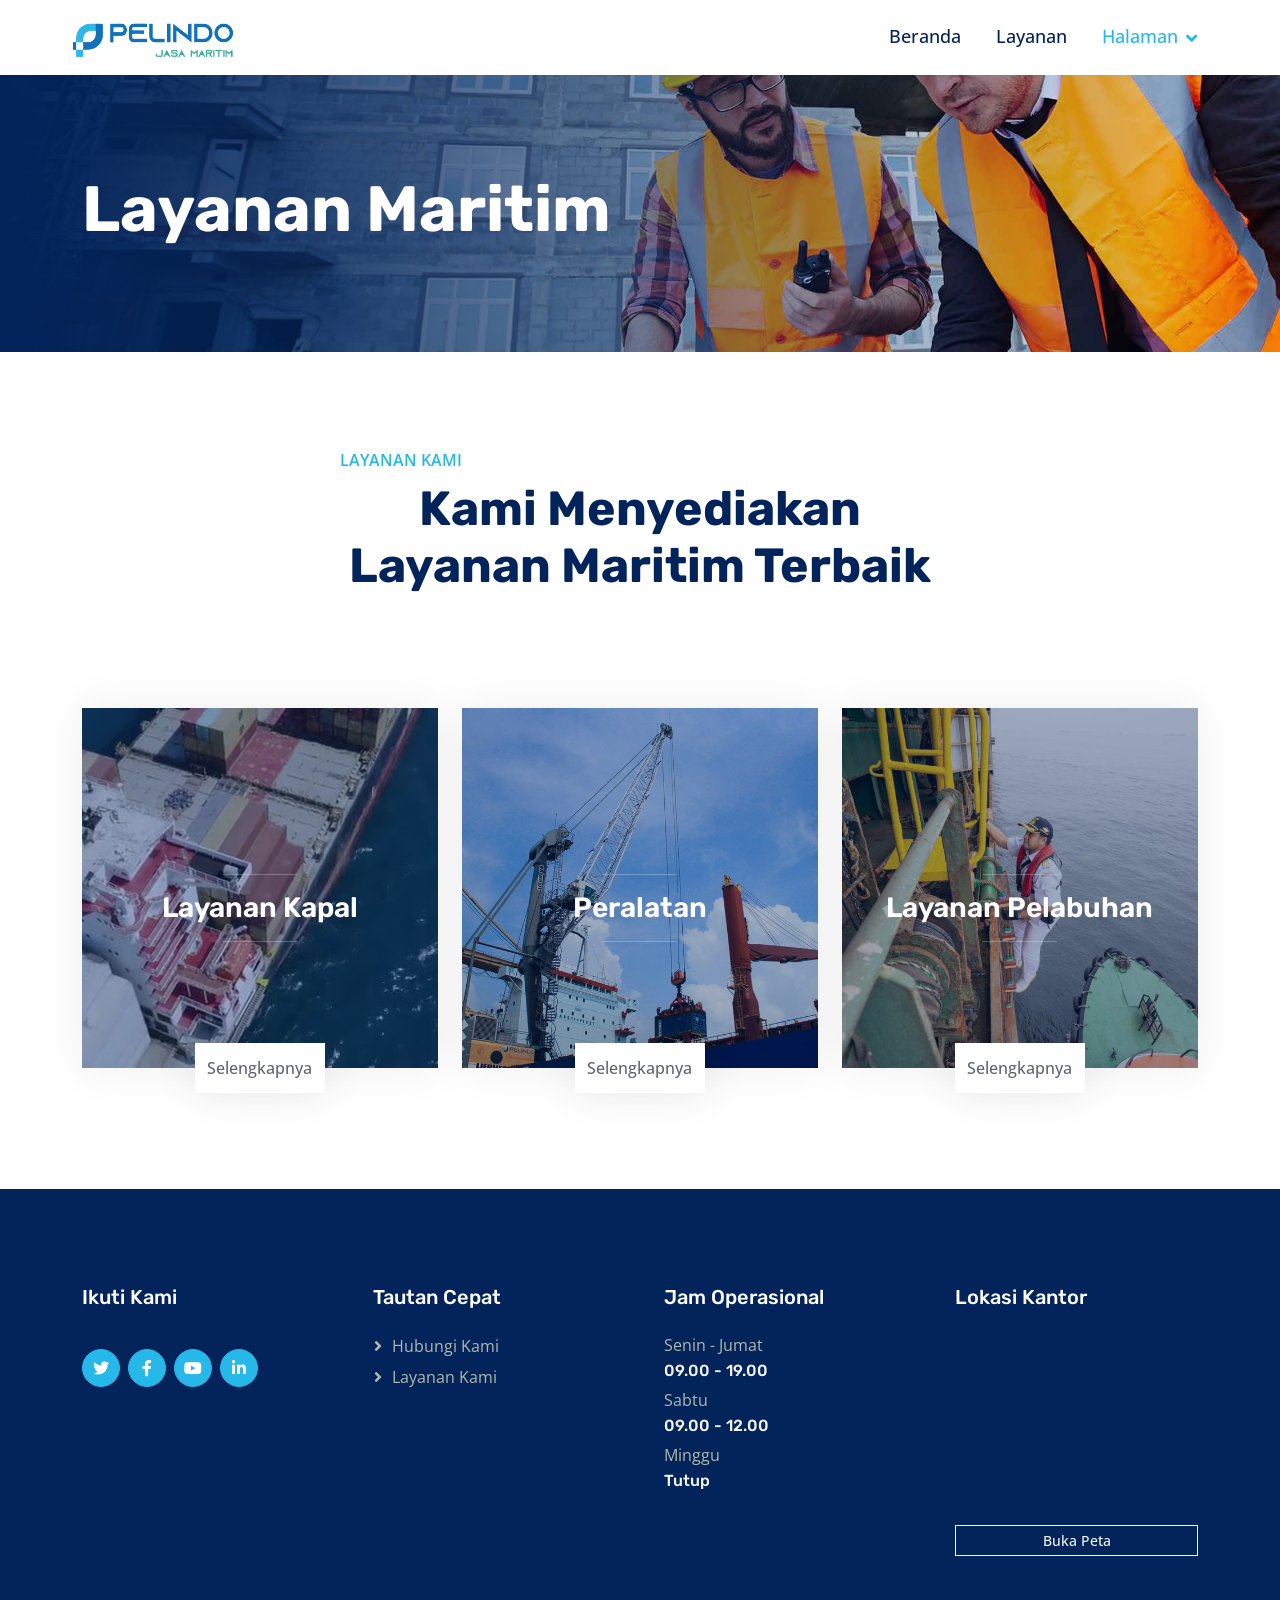
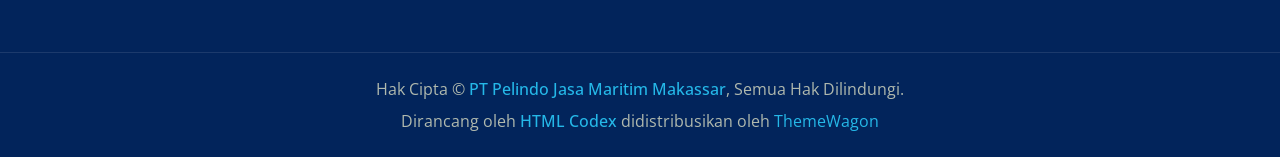
<file: project.html>
<!DOCTYPE html>
<html lang="id">

<head>
    <meta charset="utf-8">
    <title>PT Pelindo Jasa Maritim Makassar</title>
    <meta content="width=device-width, initial-scale=1.0" name="viewport">
    <meta content="" name="keywords">
    <meta content="PT Pelindo Jasa Maritim Makassar menyediakan layanan maritim terintegrasi untuk mendukung kelancaran operasional kepelabuhanan." name="description">

    <!-- Favicon -->


    <!-- Google Web Fonts -->
    <link rel="preconnect" href="https://fonts.googleapis.com">
    <link rel="preconnect" href="https://fonts.gstatic.com" crossorigin>
    <link
        href="https://fonts.googleapis.com/css2?family=Open+Sans:wght@400;500;600&family=Rubik:wght@500;600;700&display=swap"
        rel="stylesheet">

    <!-- Icon Font Stylesheet -->
    <link href="https://cdnjs.cloudflare.com/ajax/libs/font-awesome/5.10.0/css/all.min.css" rel="stylesheet">
    <link href="https://cdn.jsdelivr.net/npm/bootstrap-icons@1.4.1/font/bootstrap-icons.css" rel="stylesheet">

    <!-- Libraries Stylesheet -->
    <link href="lib/animate/animate.min.css" rel="stylesheet">
    <link href="lib/owlcarousel/assets/owl.carousel.min.css" rel="stylesheet">

    <!-- Customized Bootstrap Stylesheet -->
    <link href="css/bootstrap.min.css" rel="stylesheet">

    <!-- Template Stylesheet -->
    <link href="css/style.css" rel="stylesheet">
</head>

<body>
    <!-- Spinner Start -->
    <div id="spinner"
        class="show bg-white position-fixed translate-middle w-100 vh-100 top-50 start-50 d-flex align-items-center justify-content-center">
        <div class="spinner-border text-primary" role="status" style="width: 3rem; height: 3rem;"></div>
    </div>
    <!-- Spinner End -->


    <!-- Topbar Start -->
    <div class="container-fluid bg-dark px-0">
        <div class="row g-0 d-none d-lg-flex">
            <div class="col-lg-6 ps-5 text-start">
                <div class="h-100 d-inline-flex align-items-center text-white">
                    <span>Ikuti Kami:</span>
                    <a class="btn btn-link text-light" href="https://www.facebook.com/humas.pelindoiv" target="_blank" rel="noopener noreferrer" aria-label="Buka Facebook Pelindo"><i class="fab fa-facebook-f"></i></a>
                    <a class="btn btn-link text-light" href="https://x.com/pelindomaritim" target="_blank" rel="noopener noreferrer" aria-label="Buka akun X Pelindo"><i class="fab fa-twitter"></i></a>
                    <a class="btn btn-link text-light" href="https://www.linkedin.com/in/pelabuhan-indonesia-persero-3941272a1" target="_blank" rel="noopener noreferrer" aria-label="Buka halaman LinkedIn Pelindo"><i class="fab fa-linkedin-in"></i></a>
                    <a class="btn btn-link text-light" href="https://www.instagram.com/pelindomaritim?utm_source=ig_web_button_share_sheet&amp;cplk=ZDNlZDc0MzIxNw==" target="_blank" rel="noopener noreferrer" aria-label="Buka akun Instagram Pelindo"><i class="fab fa-instagram"></i></a>
                </div>
            </div>

        </div>
    </div>
    <!-- Topbar End -->


    <!-- Navbar Start -->
    <nav class="navbar navbar-expand-lg bg-white navbar-light sticky-top py-0 pe-5">
        <a href="index.html" class="navbar-brand ps-5 me-0">
            <img class="navbar-logo" src="img/logo-pelindo-jasa-maritim.png" alt="Logo PT Pelindo Jasa Maritim Makassar">
        </a>
        <button type="button" class="navbar-toggler me-0" data-bs-toggle="collapse" data-bs-target="#navbarCollapse">
            <span class="navbar-toggler-icon"></span>
        </button>
        <div class="collapse navbar-collapse" id="navbarCollapse">
            <div class="navbar-nav ms-auto p-4 p-lg-0">
                <a href="index.html" class="nav-item nav-link">Beranda</a>
                <a href="service.html" class="nav-item nav-link">Layanan</a>
                <div class="nav-item dropdown">
                    <a href="#" class="nav-link dropdown-toggle active" data-bs-toggle="dropdown">Halaman</a>
                    <div class="dropdown-menu bg-light m-0">
                        <a href="project.html" class="dropdown-item active">Layanan Maritim</a>
                        <!-- Tautan halaman Struktur Organisasi. -->
                        <a href="struktur-organisasi.html" class="dropdown-item">Struktur Organisasi</a>
                        <a href="feature.html" class="dropdown-item">Visi &amp; Misi</a>
                        <a href="team.html" class="dropdown-item">Tim Kami</a>

                    </div>
                </div>
            </div>
        </div>
    </nav>
    <!-- Navbar End -->


    <!-- Page Header Start -->
    <div class="container-fluid page-header py-5 mb-5 wow fadeIn" data-wow-delay="0.1s">
        <div class="container py-5">
            <h1 class="display-3 text-white animated slideInRight">Layanan Maritim</h1>
        </div>
    </div>
    <!-- Page Header End -->


    <!-- Project Start -->
    <div class="container-xxl py-5">
        <div class="container">
            <div class="text-center mx-auto pb-4 wow fadeInUp" data-wow-delay="0.1s" style="max-width: 600px;">
                <p class="fw-medium text-uppercase text-primary mb-2">Layanan Kami</p>
                <h1 class="display-5 mb-4">Kami Menyediakan Layanan Maritim Terbaik</h1>
            </div>
            <div class="row gy-5 gx-4">
                <div class="col-md-6 col-lg-4 wow fadeInUp" data-wow-delay="0.1s">
                    <div class="service-item">
                        <!-- Foto dan judul kartu Marine membuka halaman detail. -->
                        <a class="project-service-link" href="marine.html">
                        <!-- TODO: ganti gambar -->
                        <img class="img-fluid" src="img/stok-video-kapal-poster.jpg" alt="Kapal untuk layanan maritim">
                        <div class="service-detail">
                            <div class="service-title">
                                <hr class="w-25">
                                <h3 class="mb-0">Layanan Kapal</h3>
                                <hr class="w-25">
                            </div>
                            <div class="service-text">
                                <p class="text-white mb-0">Kami menyediakan solusi profesional dengan mengutamakan keselamatan dan mutu layanan.</p>
                            </div>
                        </div>
                        </a>
                        <a class="btn btn-light" href="marine.html">Selengkapnya</a>
                    </div>
                </div>
                <div class="col-md-6 col-lg-4 wow fadeInUp" data-wow-delay="0.3s">
                    <div class="service-item">
                        <!-- Foto dan judul kartu Equipment membuka halaman detail. -->
                        <a class="project-service-link" href="equipment.html">
                        <!-- TODO: ganti gambar -->
                        <!-- Gambar: Equipment (sumber: link share.google dari pengguna) -->
                        <img class="img-fluid" src="assets/img/equipment.jpg" alt="Kapal dan peralatan maritim">
                        <div class="service-detail">
                            <div class="service-title">
                                <hr class="w-25">
                                <h3 class="mb-0">Peralatan</h3>
                                <hr class="w-25">
                            </div>
                            <div class="service-text">
                                <p class="text-white mb-0">Kami menyediakan solusi profesional dengan mengutamakan keselamatan dan mutu layanan.</p>
                            </div>
                        </div>
                        </a>
                        <a class="btn btn-light" href="equipment.html">Selengkapnya</a>
                    </div>
                </div>
                <div class="col-md-6 col-lg-4 wow fadeInUp" data-wow-delay="0.5s">
                    <div class="service-item">
                        <!-- Foto dan judul kartu Port Services membuka halaman detail. -->
                        <a class="project-service-link" href="port-services.html">
                        <!-- TODO: ganti gambar -->
                        <!-- Gambar: Port Services (sumber: link share.google dari pengguna) -->
                        <img class="img-fluid" src="assets/img/port-services.jpg" alt="Kapal di area layanan pelabuhan">
                        <div class="service-detail">
                            <div class="service-title">
                                <hr class="w-25">
                                <h3 class="mb-0">Layanan Pelabuhan</h3>
                                <hr class="w-25">
                            </div>
                            <div class="service-text">
                                <p class="text-white mb-0">Kami menyediakan solusi profesional dengan mengutamakan keselamatan dan mutu layanan.</p>
                            </div>
                        </div>
                        </a>
                        <a class="btn btn-light" href="port-services.html">Selengkapnya</a>
                    </div>
                </div>
            </div>
        </div>
    </div>
    <!-- Project End -->


    <!-- Footer Start -->
    <div class="container-fluid bg-dark footer mt-5 py-5 wow fadeIn" data-wow-delay="0.1s">
        <div class="container py-5">
            <div class="row g-5">
                <div class="col-lg-3 col-md-6">
                    <h5 class="text-white mb-4">Ikuti Kami</h5><div class="d-flex pt-3">
                        <a class="btn btn-square btn-primary rounded-circle me-2" href="https://x.com/pelindomaritim" target="_blank" rel="noopener noreferrer" aria-label="Buka akun X Pelindo"><i class="fab fa-twitter"></i></a>
                        <a class="btn btn-square btn-primary rounded-circle me-2" href="https://www.facebook.com/humas.pelindoiv" target="_blank" rel="noopener noreferrer" aria-label="Buka Facebook Pelindo"><i class="fab fa-facebook-f"></i></a>
                        <a class="btn btn-square btn-primary rounded-circle me-2" href="https://www.youtube.com/@pelindojasamaritim" target="_blank" rel="noopener noreferrer" aria-label="Buka kanal YouTube Pelindo"><i class="fab fa-youtube"></i></a>
                        <a class="btn btn-square btn-primary rounded-circle me-2" href="https://www.linkedin.com/in/pelabuhan-indonesia-persero-3941272a1" target="_blank" rel="noopener noreferrer" aria-label="Buka halaman LinkedIn Pelindo"><i class="fab fa-linkedin-in"></i></a>
                    </div>
                </div>
                <div class="col-lg-3 col-md-6">
                    <h5 class="text-white mb-4">Tautan Cepat</h5>
                    <a class="btn btn-link" href="index.html#kontak">Hubungi Kami</a>
                    <a class="btn btn-link" href="service.html">Layanan Kami</a>
                    </div>
                <div class="col-lg-3 col-md-6">
                    <h5 class="text-white mb-4">Jam Operasional</h5>
                    <p class="mb-1">Senin - Jumat</p>
                    <h6 class="text-light">09.00 - 19.00</h6>
                    <p class="mb-1">Sabtu</p>
                    <h6 class="text-light">09.00 - 12.00</h6>
                    <p class="mb-1">Minggu</p>
                    <h6 class="text-light">Tutup</h6>
                </div>
                                <div class="col-lg-3 col-md-6">
                    <h5 class="text-white mb-4">Lokasi Kantor</h5>
                    <iframe class="footer-map-frame" src="https://www.google.com/maps?q=-5.121265,119.4086161&amp;z=16&amp;output=embed&amp;hl=id" title="Peta lokasi kantor PT Pelindo Jasa Maritim Makassar" loading="lazy" referrerpolicy="no-referrer-when-downgrade" allowfullscreen></iframe>
                    <div class="footer-map-actions">
                        <a class="btn btn-outline-light btn-sm" href="https://maps.app.goo.gl/Nk7wMV1WgwkL5cXE6" target="_blank" rel="noopener noreferrer">Buka Peta</a>
                    </div>
                </div>
            </div>
        </div>
    </div>
    <!-- Footer End -->


    <!-- Copyright Start -->
    <div class="container-fluid copyright bg-dark py-4">
        <div class="container text-center">
            <p class="mb-2">Hak Cipta &copy; <a class="fw-semi-bold" href="index.html">PT Pelindo Jasa Maritim Makassar</a>, Semua Hak Dilindungi.
            </p>
            <!--/*** This template is free as long as you keep the footer author’s credit link/attribution link/backlink. If you'd like to use the template without the footer author’s credit link/attribution link/backlink, you can purchase the Credit Removal License from "https://htmlcodex.com/credit-removal". Thank you for your support. ***/-->
            <p class="mb-0">Dirancang oleh <a class="fw-semi-bold" href="https://htmlcodex.com">HTML Codex</a> didistribusikan
                oleh <a href="https://themewagon.com">ThemeWagon</a> </p>
        </div>
    </div>
    <!-- Copyright End -->


    <!-- Back to Top -->


    <!-- JavaScript Libraries -->
    <script src="https://code.jquery.com/jquery-3.4.1.min.js"></script>
    <script src="https://cdn.jsdelivr.net/npm/bootstrap@5.0.0/dist/js/bootstrap.bundle.min.js"></script>
    <script src="lib/wow/wow.min.js"></script>
    <script src="lib/easing/easing.min.js"></script>
    <script src="lib/waypoints/waypoints.min.js"></script>
    <script src="lib/owlcarousel/owl.carousel.min.js"></script>
    <script src="lib/counterup/counterup.min.js"></script>

    <!-- Template Javascript -->
    <script src="js/main.js"></script>
</body>

</html>
</file>
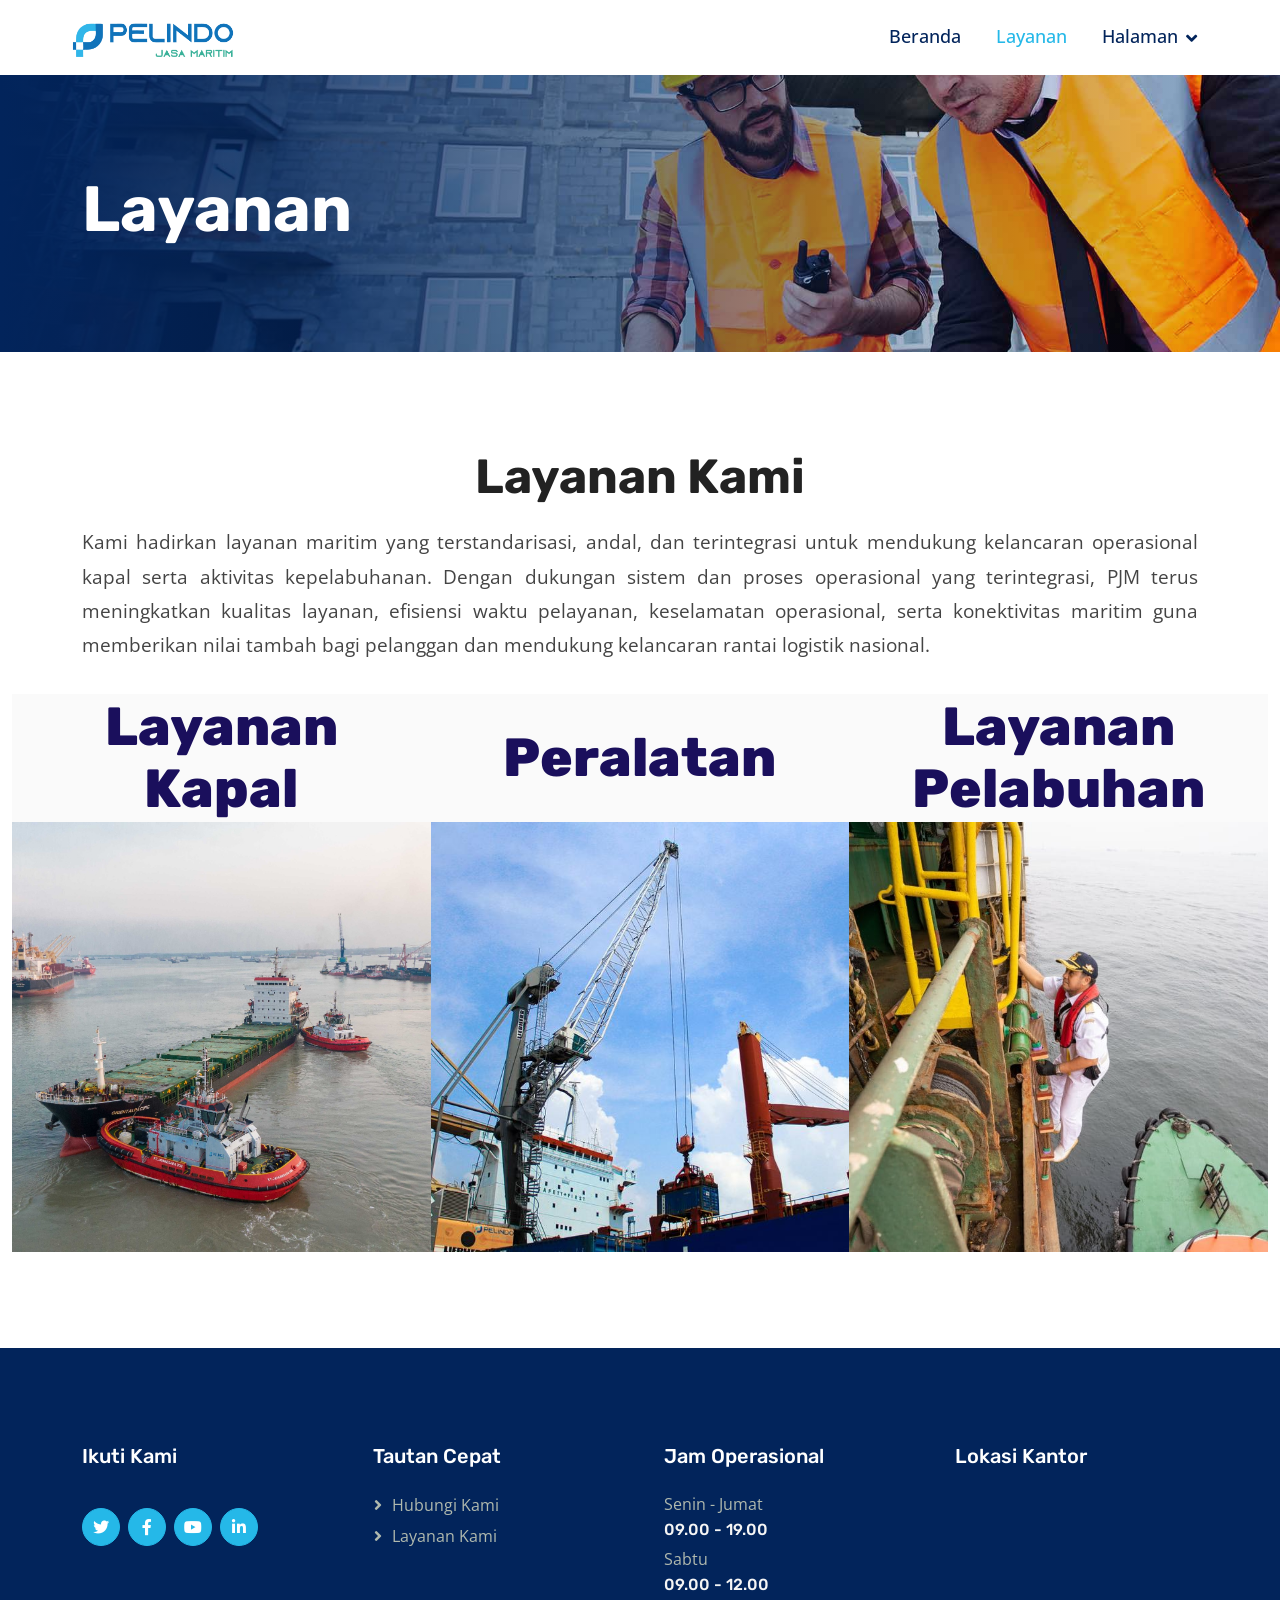
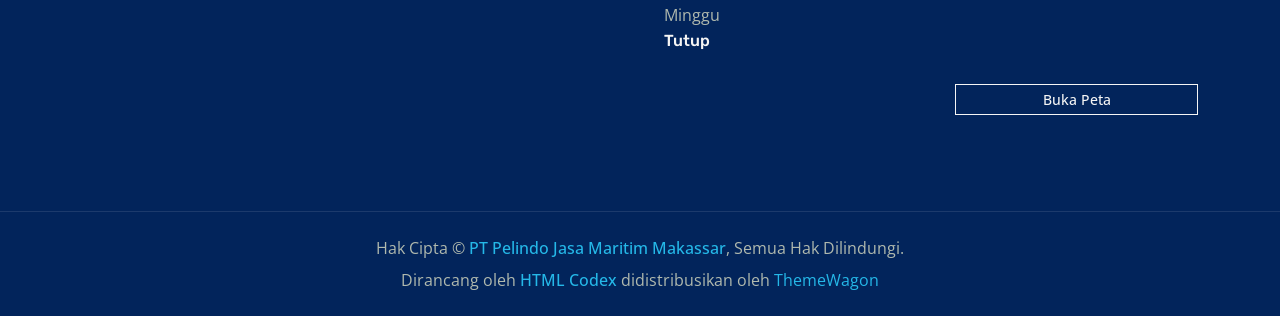
<file: service.html>
<!DOCTYPE html>
<html lang="id">

<head>
    <meta charset="utf-8">
    <title>PT Pelindo Jasa Maritim Makassar</title>
    <meta content="width=device-width, initial-scale=1.0" name="viewport">
    <meta content="" name="keywords">
    <meta content="PT Pelindo Jasa Maritim Makassar menyediakan layanan maritim terintegrasi untuk mendukung kelancaran operasional kepelabuhanan." name="description">

    <!-- Favicon -->


    <!-- Google Web Fonts -->
    <link rel="preconnect" href="https://fonts.googleapis.com">
    <link rel="preconnect" href="https://fonts.gstatic.com" crossorigin>
    <link
        href="https://fonts.googleapis.com/css2?family=Open+Sans:wght@400;500;600&family=Rubik:wght@500;600;700&display=swap"
        rel="stylesheet">

    <!-- Icon Font Stylesheet -->
    <link href="https://cdnjs.cloudflare.com/ajax/libs/font-awesome/5.10.0/css/all.min.css" rel="stylesheet">
    <link href="https://cdn.jsdelivr.net/npm/bootstrap-icons@1.4.1/font/bootstrap-icons.css" rel="stylesheet">

    <!-- Libraries Stylesheet -->
    <link href="lib/animate/animate.min.css" rel="stylesheet">
    <link href="lib/owlcarousel/assets/owl.carousel.min.css" rel="stylesheet">

    <!-- Customized Bootstrap Stylesheet -->
    <link href="css/bootstrap.min.css" rel="stylesheet">

    <!-- Template Stylesheet -->
    <link href="css/style.css" rel="stylesheet">
</head>

<body>
    <!-- Spinner Start -->
    <div id="spinner"
        class="show bg-white position-fixed translate-middle w-100 vh-100 top-50 start-50 d-flex align-items-center justify-content-center">
        <div class="spinner-border text-primary" role="status" style="width: 3rem; height: 3rem;"></div>
    </div>
    <!-- Spinner End -->


    <!-- Topbar Start -->
    <div class="container-fluid bg-dark px-0">
        <div class="row g-0 d-none d-lg-flex">
            <div class="col-lg-6 ps-5 text-start">
                <div class="h-100 d-inline-flex align-items-center text-white">
                    <span>Ikuti Kami:</span>
                    <a class="btn btn-link text-light" href="https://www.facebook.com/humas.pelindoiv" target="_blank" rel="noopener noreferrer" aria-label="Buka Facebook Pelindo"><i class="fab fa-facebook-f"></i></a>
                    <a class="btn btn-link text-light" href="https://x.com/pelindomaritim" target="_blank" rel="noopener noreferrer" aria-label="Buka akun X Pelindo"><i class="fab fa-twitter"></i></a>
                    <a class="btn btn-link text-light" href="https://www.linkedin.com/in/pelabuhan-indonesia-persero-3941272a1" target="_blank" rel="noopener noreferrer" aria-label="Buka halaman LinkedIn Pelindo"><i class="fab fa-linkedin-in"></i></a>
                    <a class="btn btn-link text-light" href="https://www.instagram.com/pelindomaritim?utm_source=ig_web_button_share_sheet&amp;cplk=ZDNlZDc0MzIxNw==" target="_blank" rel="noopener noreferrer" aria-label="Buka akun Instagram Pelindo"><i class="fab fa-instagram"></i></a>
                </div>
            </div>

        </div>
    </div>
    <!-- Topbar End -->


    <!-- Navbar Start -->
    <nav class="navbar navbar-expand-lg bg-white navbar-light sticky-top py-0 pe-5">
        <a href="index.html" class="navbar-brand ps-5 me-0">
            <img class="navbar-logo" src="img/logo-pelindo-jasa-maritim.png" alt="Logo PT Pelindo Jasa Maritim Makassar">
        </a>
        <button type="button" class="navbar-toggler me-0" data-bs-toggle="collapse" data-bs-target="#navbarCollapse">
            <span class="navbar-toggler-icon"></span>
        </button>
        <div class="collapse navbar-collapse" id="navbarCollapse">
            <div class="navbar-nav ms-auto p-4 p-lg-0">
                <a href="index.html" class="nav-item nav-link">Beranda</a>
                <a href="service.html" class="nav-item nav-link active">Layanan</a>
                <div class="nav-item dropdown">
                    <a href="#" class="nav-link dropdown-toggle" data-bs-toggle="dropdown">Halaman</a>
                    <div class="dropdown-menu bg-light m-0">
                        <a href="project.html" class="dropdown-item">Layanan Maritim</a>
                        <!-- Tautan halaman Struktur Organisasi. -->
                        <a href="struktur-organisasi.html" class="dropdown-item">Struktur Organisasi</a>
                        <a href="feature.html" class="dropdown-item">Visi &amp; Misi</a>
                        <a href="team.html" class="dropdown-item">Tim Kami</a>

                    </div>
                </div>
            </div>
        </div>
    </nav>
    <!-- Navbar End -->

    <!-- Page Header Start -->
    <div class="container-fluid page-header py-5 mb-5 wow fadeIn" data-wow-delay="0.1s">
        <div class="container py-5">
            <h1 class="display-3 text-white animated slideInRight">Layanan</h1>
        </div>
    </div>
    <!-- Page Header End -->


    <!-- Service Start -->
    <section class="container-fluid py-5 service-showcase" aria-labelledby="service-showcase-title">
        <div class="container service-showcase-intro">
            <!-- Judul dan pengantar layanan baru. -->
            <h2 class="service-showcase-heading" id="service-showcase-title">Layanan Kami</h2>
            <p class="service-showcase-description">Kami hadirkan layanan maritim yang terstandarisasi, andal, dan terintegrasi untuk mendukung kelancaran operasional kapal serta aktivitas kepelabuhanan. Dengan dukungan sistem dan proses operasional yang terintegrasi, PJM terus meningkatkan kualitas layanan, efisiensi waktu pelayanan, keselamatan operasional, serta konektivitas maritim guna memberikan nilai tambah bagi pelanggan dan mendukung kelancaran rantai logistik nasional.</p>
        </div>
        <!-- Placeholder gambar: siapkan file marine.jpg, equipment.jpg, dan port-services.jpg di assets/img/. -->
        <div class="row g-0 service-showcase-grid">
            <article class="col-md-12 col-lg-4 service-showcase-column">
                <!-- Seluruh judul dan gambar membuka detail layanan Marine. -->
                <a class="service-showcase-link" href="marine.html">
                    <h3 class="service-showcase-name">Layanan Kapal</h3>
                    <div class="service-showcase-image-wrap">
                        <!-- Gambar: Marine (sumber: link share.google dari pengguna) -->
                        <img class="service-showcase-image" src="assets/img/towage.jpg" alt="Kapal tunda untuk layanan kapal">
                    </div>
                </a>
            </article>
            <article class="col-md-12 col-lg-4 service-showcase-column">
                <!-- Seluruh judul dan gambar membuka detail layanan Equipment. -->
                <a class="service-showcase-link" href="equipment.html">
                    <h3 class="service-showcase-name">Peralatan</h3>
                    <div class="service-showcase-image-wrap">
                        <!-- Gambar: Equipment (sumber: link share.google dari pengguna) -->
                        <img class="service-showcase-image" src="assets/img/equipment.jpg" alt="Crane dan peralatan pelabuhan">
                    </div>
                </a>
            </article>
            <article class="col-md-12 col-lg-4 service-showcase-column">
                <!-- Seluruh judul dan gambar membuka detail Port Services. -->
                <a class="service-showcase-link" href="port-services.html">
                    <h3 class="service-showcase-name">Layanan Pelabuhan</h3>
                    <div class="service-showcase-image-wrap">
                        <!-- Gambar: Port Services (sumber: link share.google dari pengguna) -->
                        <img class="service-showcase-image" src="assets/img/port-services.jpg" alt="Pekerja di area pelabuhan">
                    </div>
                </a>
            </article>
        </div>
    </section>
    <!-- Service End -->



    <!-- Footer Start -->
    <div class="container-fluid bg-dark footer mt-5 py-5 wow fadeIn" data-wow-delay="0.1s">
        <div class="container py-5">
            <div class="row g-5">
                <div class="col-lg-3 col-md-6">
                    <h5 class="text-white mb-4">Ikuti Kami</h5><div class="d-flex pt-3">
                        <a class="btn btn-square btn-primary rounded-circle me-2" href="https://x.com/pelindomaritim" target="_blank" rel="noopener noreferrer" aria-label="Buka akun X Pelindo"><i class="fab fa-twitter"></i></a>
                        <a class="btn btn-square btn-primary rounded-circle me-2" href="https://www.facebook.com/humas.pelindoiv" target="_blank" rel="noopener noreferrer" aria-label="Buka Facebook Pelindo"><i class="fab fa-facebook-f"></i></a>
                        <a class="btn btn-square btn-primary rounded-circle me-2" href="https://www.youtube.com/@pelindojasamaritim" target="_blank" rel="noopener noreferrer" aria-label="Buka kanal YouTube Pelindo"><i class="fab fa-youtube"></i></a>
                        <a class="btn btn-square btn-primary rounded-circle me-2" href="https://www.linkedin.com/in/pelabuhan-indonesia-persero-3941272a1" target="_blank" rel="noopener noreferrer" aria-label="Buka halaman LinkedIn Pelindo"><i class="fab fa-linkedin-in"></i></a>
                    </div>
                </div>
                <div class="col-lg-3 col-md-6">
                    <h5 class="text-white mb-4">Tautan Cepat</h5>
                    <a class="btn btn-link" href="index.html#kontak">Hubungi Kami</a>
                    <a class="btn btn-link" href="service.html">Layanan Kami</a>
                    </div>
                <div class="col-lg-3 col-md-6">
                    <h5 class="text-white mb-4">Jam Operasional</h5>
                    <p class="mb-1">Senin - Jumat</p>
                    <h6 class="text-light">09.00 - 19.00</h6>
                    <p class="mb-1">Sabtu</p>
                    <h6 class="text-light">09.00 - 12.00</h6>
                    <p class="mb-1">Minggu</p>
                    <h6 class="text-light">Tutup</h6>
                </div>
                                <div class="col-lg-3 col-md-6">
                    <h5 class="text-white mb-4">Lokasi Kantor</h5>
                    <iframe class="footer-map-frame" src="https://www.google.com/maps?q=-5.121265,119.4086161&amp;z=16&amp;output=embed&amp;hl=id" title="Peta lokasi kantor PT Pelindo Jasa Maritim Makassar" loading="lazy" referrerpolicy="no-referrer-when-downgrade" allowfullscreen></iframe>
                    <div class="footer-map-actions">
                        <a class="btn btn-outline-light btn-sm" href="https://maps.app.goo.gl/Nk7wMV1WgwkL5cXE6" target="_blank" rel="noopener noreferrer">Buka Peta</a>
                    </div>
                </div>
            </div>
        </div>
    </div>
    <!-- Footer End -->


    <!-- Copyright Start -->
    <div class="container-fluid copyright bg-dark py-4">
        <div class="container text-center">
            <p class="mb-2">Hak Cipta &copy; <a class="fw-semi-bold" href="index.html">PT Pelindo Jasa Maritim Makassar</a>, Semua Hak Dilindungi.
            </p>
            <!--/*** This template is free as long as you keep the footer author’s credit link/attribution link/backlink. If you'd like to use the template without the footer author’s credit link/attribution link/backlink, you can purchase the Credit Removal License from "https://htmlcodex.com/credit-removal". Thank you for your support. ***/-->
            <p class="mb-0">Dirancang oleh <a class="fw-semi-bold" href="https://htmlcodex.com">HTML Codex</a> didistribusikan
                oleh <a href="https://themewagon.com">ThemeWagon</a> </p>
        </div>
    </div>
    <!-- Copyright End -->


    <!-- Back to Top -->


    <!-- JavaScript Libraries -->
    <script src="https://code.jquery.com/jquery-3.4.1.min.js"></script>
    <script src="https://cdn.jsdelivr.net/npm/bootstrap@5.0.0/dist/js/bootstrap.bundle.min.js"></script>
    <script src="lib/wow/wow.min.js"></script>
    <script src="lib/easing/easing.min.js"></script>
    <script src="lib/waypoints/waypoints.min.js"></script>
    <script src="lib/owlcarousel/owl.carousel.min.js"></script>
    <script src="lib/counterup/counterup.min.js"></script>

    <!-- Template Javascript -->
    <script src="js/main.js"></script>
</body>

</html>
</file>
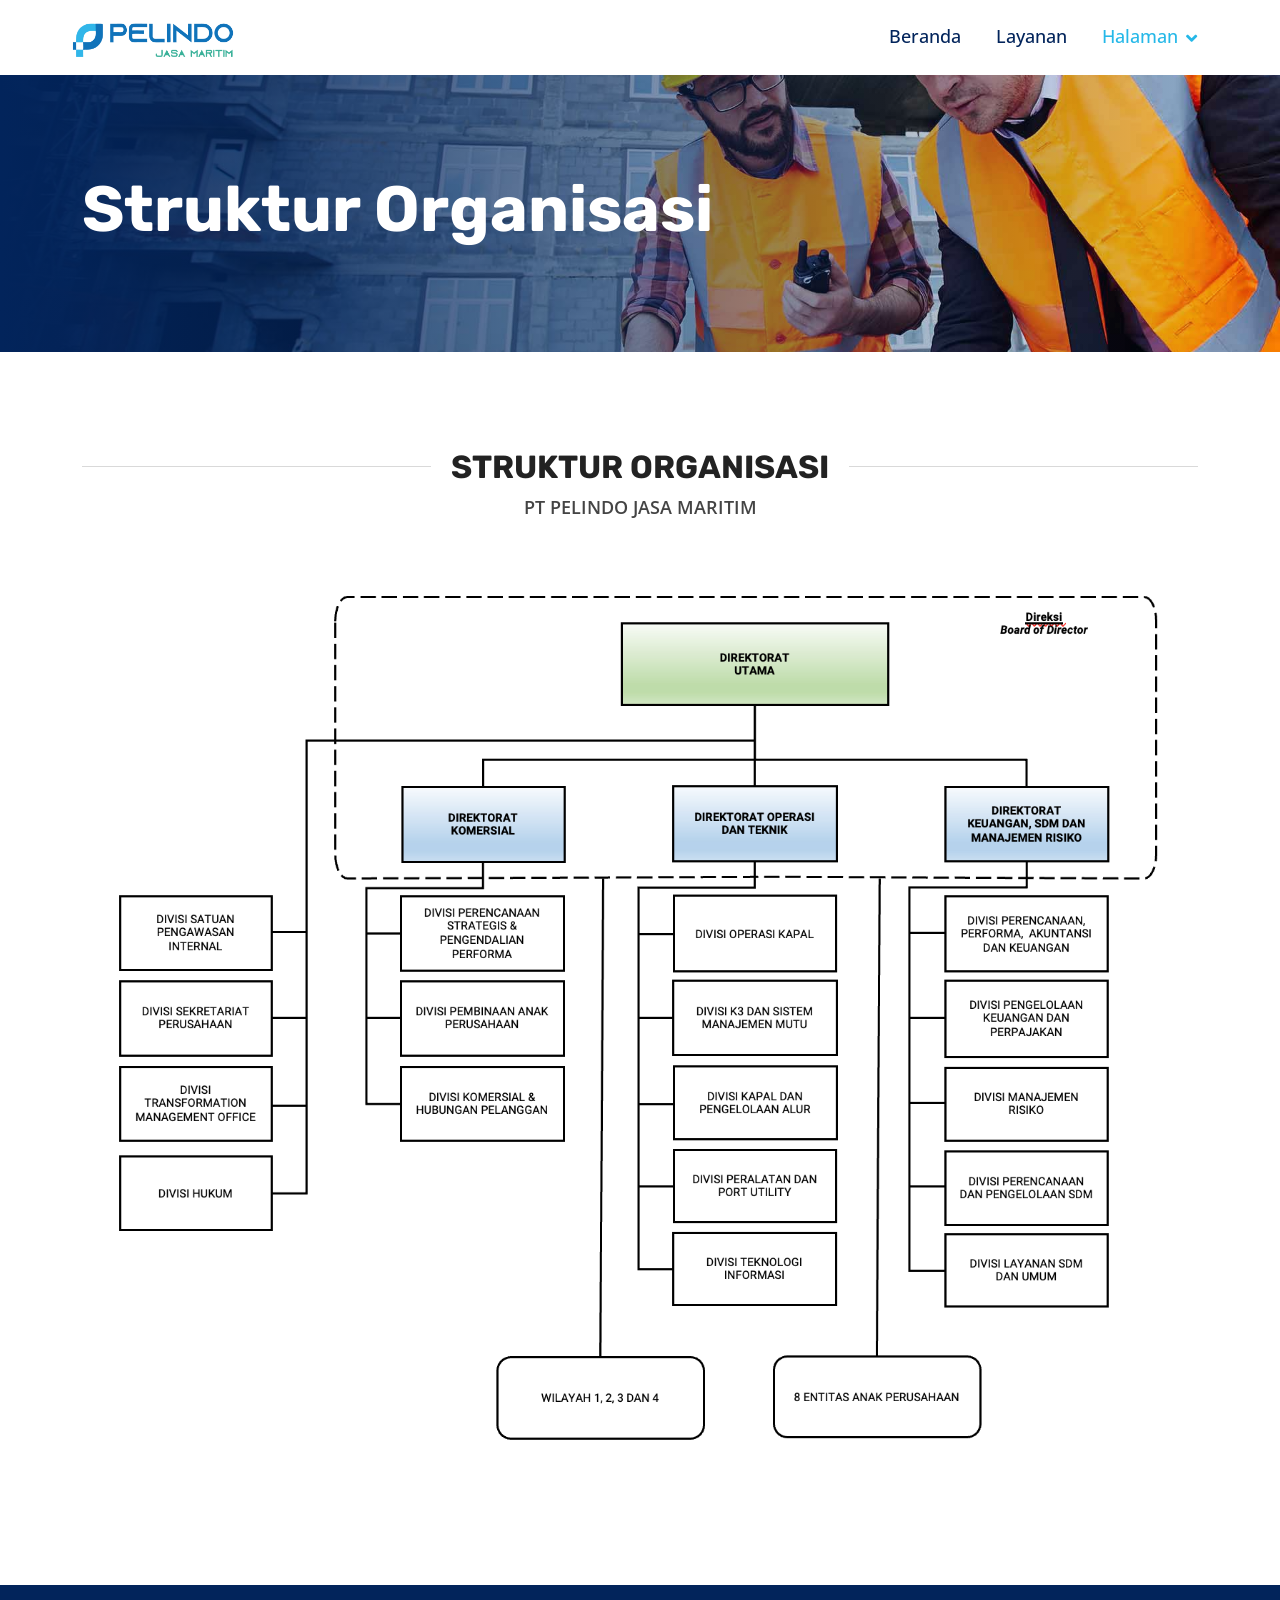
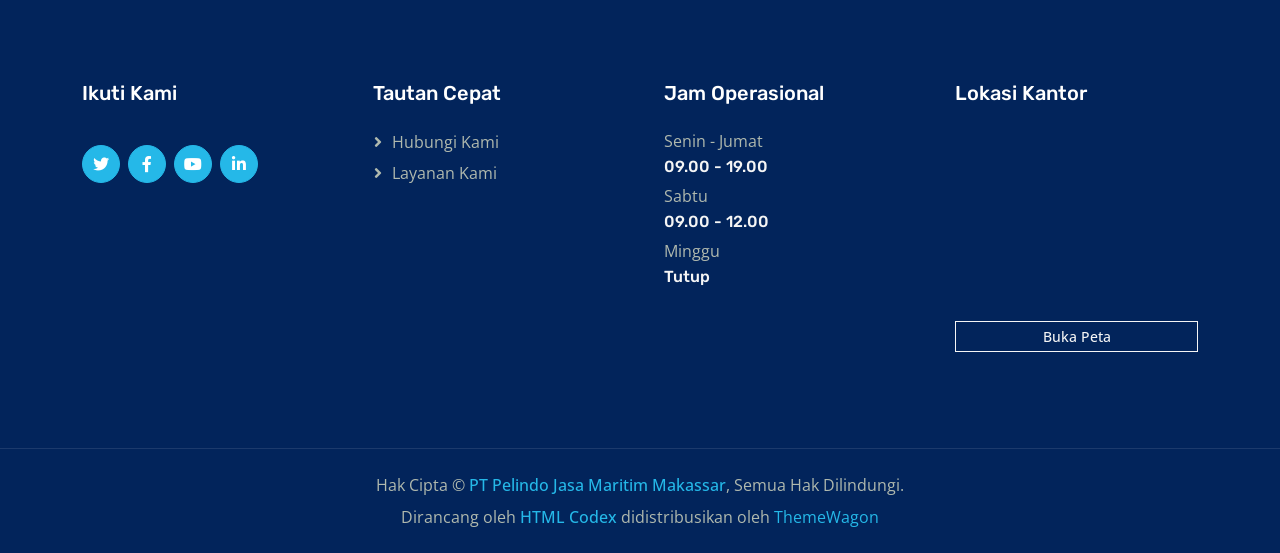
<file: struktur-organisasi.html>
<!DOCTYPE html>
<html lang="id">

<head>
    <meta charset="utf-8">
    <title>Struktur Organisasi | PT Pelindo Jasa Maritim Makassar</title>
    <meta content="width=device-width, initial-scale=1.0" name="viewport">
    <meta content="" name="keywords">
    <meta content="PT Pelindo Jasa Maritim Makassar menyediakan layanan maritim terintegrasi untuk mendukung kelancaran operasional kepelabuhanan." name="description">

    <!-- Favicon -->


    <!-- Google Web Fonts -->
    <link rel="preconnect" href="https://fonts.googleapis.com">
    <link rel="preconnect" href="https://fonts.gstatic.com" crossorigin>
    <link href="https://fonts.googleapis.com/css2?family=Open+Sans:wght@400;500;600&family=Rubik:wght@500;600;700&display=swap" rel="stylesheet">

    <!-- Icon Font Stylesheet -->
    <link href="https://cdnjs.cloudflare.com/ajax/libs/font-awesome/5.10.0/css/all.min.css" rel="stylesheet">
    <link href="https://cdn.jsdelivr.net/npm/bootstrap-icons@1.4.1/font/bootstrap-icons.css" rel="stylesheet">

    <!-- Libraries Stylesheet -->
    <link href="lib/animate/animate.min.css" rel="stylesheet">
    <link href="lib/owlcarousel/assets/owl.carousel.min.css" rel="stylesheet">

    <!-- Customized Bootstrap Stylesheet -->
    <link href="css/bootstrap.min.css" rel="stylesheet">

    <!-- Template Stylesheet -->
    <link href="css/style.css" rel="stylesheet">
</head>

<body>
    <!-- Spinner Start -->
    <div id="spinner" class="show bg-white position-fixed translate-middle w-100 vh-100 top-50 start-50 d-flex align-items-center justify-content-center">
        <div class="spinner-border text-primary" role="status" style="width: 3rem; height: 3rem;"></div>
    </div>
    <!-- Spinner End -->

    <!-- Topbar Start: mengikuti struktur service.html. -->
    <div class="container-fluid bg-dark px-0">
        <div class="row g-0 d-none d-lg-flex">
            <div class="col-lg-6 ps-5 text-start">
                <div class="h-100 d-inline-flex align-items-center text-white">
                    <span>Ikuti Kami:</span>
                    <a class="btn btn-link text-light" href="https://www.facebook.com/humas.pelindoiv" target="_blank" rel="noopener noreferrer" aria-label="Buka Facebook Pelindo"><i class="fab fa-facebook-f"></i></a>
                    <a class="btn btn-link text-light" href="https://x.com/pelindomaritim" target="_blank" rel="noopener noreferrer" aria-label="Buka akun X Pelindo"><i class="fab fa-twitter"></i></a>
                    <a class="btn btn-link text-light" href="https://www.linkedin.com/in/pelabuhan-indonesia-persero-3941272a1" target="_blank" rel="noopener noreferrer" aria-label="Buka halaman LinkedIn Pelindo"><i class="fab fa-linkedin-in"></i></a>
                    <a class="btn btn-link text-light" href="https://www.instagram.com/pelindomaritim?utm_source=ig_web_button_share_sheet&amp;cplk=ZDNlZDc0MzIxNw==" target="_blank" rel="noopener noreferrer" aria-label="Buka akun Instagram Pelindo"><i class="fab fa-instagram"></i></a>
                </div>
            </div>

        </div>
    </div>
    <!-- Topbar End -->

    <!-- Navbar Start: sama dengan service.html, dengan link halaman ini di dropdown. -->
    <nav class="navbar navbar-expand-lg bg-white navbar-light sticky-top py-0 pe-5">
        <a href="index.html" class="navbar-brand ps-5 me-0">
            <img class="navbar-logo" src="img/logo-pelindo-jasa-maritim.png" alt="Logo PT Pelindo Jasa Maritim Makassar">
        </a>
        <button type="button" class="navbar-toggler me-0" data-bs-toggle="collapse" data-bs-target="#navbarCollapse">
            <span class="navbar-toggler-icon"></span>
        </button>
        <div class="collapse navbar-collapse" id="navbarCollapse">
            <div class="navbar-nav ms-auto p-4 p-lg-0">
                <a href="index.html" class="nav-item nav-link">Beranda</a>
                <a href="service.html" class="nav-item nav-link">Layanan</a>
                <div class="nav-item dropdown">
                    <a href="#" class="nav-link dropdown-toggle active" data-bs-toggle="dropdown">Halaman</a>
                    <div class="dropdown-menu bg-light m-0">
                        <a href="project.html" class="dropdown-item">Layanan Maritim</a>
                        <a href="struktur-organisasi.html" class="dropdown-item active">Struktur Organisasi</a>
                        <a href="feature.html" class="dropdown-item">Visi &amp; Misi</a>
                        <a href="team.html" class="dropdown-item">Tim Kami</a>

                    </div>
                </div>
            </div>
        </div>
    </nav>
    <!-- Navbar End -->

    <!-- Page Header Start -->
    <div class="container-fluid page-header py-5 mb-5 wow fadeIn" data-wow-delay="0.1s">
        <div class="container py-5">
            <h1 class="display-3 text-white animated slideInRight">Struktur Organisasi</h1>
        </div>
    </div>
    <!-- Page Header End -->

    <!-- Section struktur: gambar ditautkan ke ukuran penuh untuk diperbesar. -->
    <main class="container-xxl py-5 organization-page">
        <div class="container">
            <header class="organization-heading">
                <h2>STRUKTUR ORGANISASI</h2>
                <p>PT PELINDO JASA MARITIM</p>
            </header>
            <a class="organization-chart-link" href="assets/img/struktur-organisasi.png" target="_blank" rel="noopener noreferrer" aria-label="Buka gambar struktur organisasi ukuran penuh">
                <img class="organization-chart" src="assets/img/struktur-organisasi.png" alt="Struktur Organisasi PT Pelindo Jasa Maritim">
            </a>
        </div>
    </main>

    <!-- Footer Start: disalin dari struktur service.html. -->
    <div class="container-fluid bg-dark footer mt-5 py-5 wow fadeIn" data-wow-delay="0.1s">
        <div class="container py-5">
            <div class="row g-5">
                <div class="col-lg-3 col-md-6">
                    <h5 class="text-white mb-4">Ikuti Kami</h5><div class="d-flex pt-3">
                        <a class="btn btn-square btn-primary rounded-circle me-2" href="https://x.com/pelindomaritim" target="_blank" rel="noopener noreferrer" aria-label="Buka akun X Pelindo"><i class="fab fa-twitter"></i></a>
                        <a class="btn btn-square btn-primary rounded-circle me-2" href="https://www.facebook.com/humas.pelindoiv" target="_blank" rel="noopener noreferrer" aria-label="Buka Facebook Pelindo"><i class="fab fa-facebook-f"></i></a>
                        <a class="btn btn-square btn-primary rounded-circle me-2" href="https://www.youtube.com/@pelindojasamaritim" target="_blank" rel="noopener noreferrer" aria-label="Buka kanal YouTube Pelindo"><i class="fab fa-youtube"></i></a>
                        <a class="btn btn-square btn-primary rounded-circle me-2" href="https://www.linkedin.com/in/pelabuhan-indonesia-persero-3941272a1" target="_blank" rel="noopener noreferrer" aria-label="Buka halaman LinkedIn Pelindo"><i class="fab fa-linkedin-in"></i></a>
                    </div>
                </div>
                <div class="col-lg-3 col-md-6">
                    <h5 class="text-white mb-4">Tautan Cepat</h5>
                    <a class="btn btn-link" href="index.html#kontak">Hubungi Kami</a>
                    <a class="btn btn-link" href="service.html">Layanan Kami</a>
                    </div>
                <div class="col-lg-3 col-md-6">
                    <h5 class="text-white mb-4">Jam Operasional</h5>
                    <p class="mb-1">Senin - Jumat</p>
                    <h6 class="text-light">09.00 - 19.00</h6>
                    <p class="mb-1">Sabtu</p>
                    <h6 class="text-light">09.00 - 12.00</h6>
                    <p class="mb-1">Minggu</p>
                    <h6 class="text-light">Tutup</h6>
                </div>
                <div class="col-lg-3 col-md-6">
                    <h5 class="text-white mb-4">Lokasi Kantor</h5>
                    <iframe class="footer-map-frame" src="https://www.google.com/maps?q=-5.121265,119.4086161&amp;z=16&amp;output=embed&amp;hl=id" title="Peta lokasi kantor PT Pelindo Jasa Maritim Makassar" loading="lazy" referrerpolicy="no-referrer-when-downgrade" allowfullscreen></iframe>
                    <div class="footer-map-actions">
                        <a class="btn btn-outline-light btn-sm" href="https://maps.app.goo.gl/Nk7wMV1WgwkL5cXE6" target="_blank" rel="noopener noreferrer">Buka Peta</a>
                    </div>
                </div>
            </div>
        </div>
    </div>
    <!-- Footer End -->

    <!-- Copyright Start -->
    <div class="container-fluid copyright bg-dark py-4">
        <div class="container text-center">
            <p class="mb-2">Hak Cipta &copy; <a class="fw-semi-bold" href="index.html">PT Pelindo Jasa Maritim Makassar</a>, Semua Hak Dilindungi.</p>
            <!--/*** This template is free as long as you keep the footer author’s credit link/attribution link/backlink. If you'd like to use the template without the footer author’s credit link/attribution link/backlink, you can purchase the Credit Removal License from "https://htmlcodex.com/credit-removal". Thank you for your support. ***/-->
            <p class="mb-0">Dirancang oleh <a class="fw-semi-bold" href="https://htmlcodex.com">HTML Codex</a> didistribusikan oleh <a href="https://themewagon.com">ThemeWagon</a></p>
        </div>
    </div>
    <!-- Copyright End -->

    <!-- JavaScript Libraries -->
    <script src="https://code.jquery.com/jquery-3.4.1.min.js"></script>
    <script src="https://cdn.jsdelivr.net/npm/bootstrap@5.0.0/dist/js/bootstrap.bundle.min.js"></script>
    <script src="lib/wow/wow.min.js"></script>
    <script src="lib/easing/easing.min.js"></script>
    <script src="lib/waypoints/waypoints.min.js"></script>
    <script src="lib/owlcarousel/owl.carousel.min.js"></script>
    <script src="lib/counterup/counterup.min.js"></script>
    <script src="js/main.js"></script>
</body>
</html>
</file>
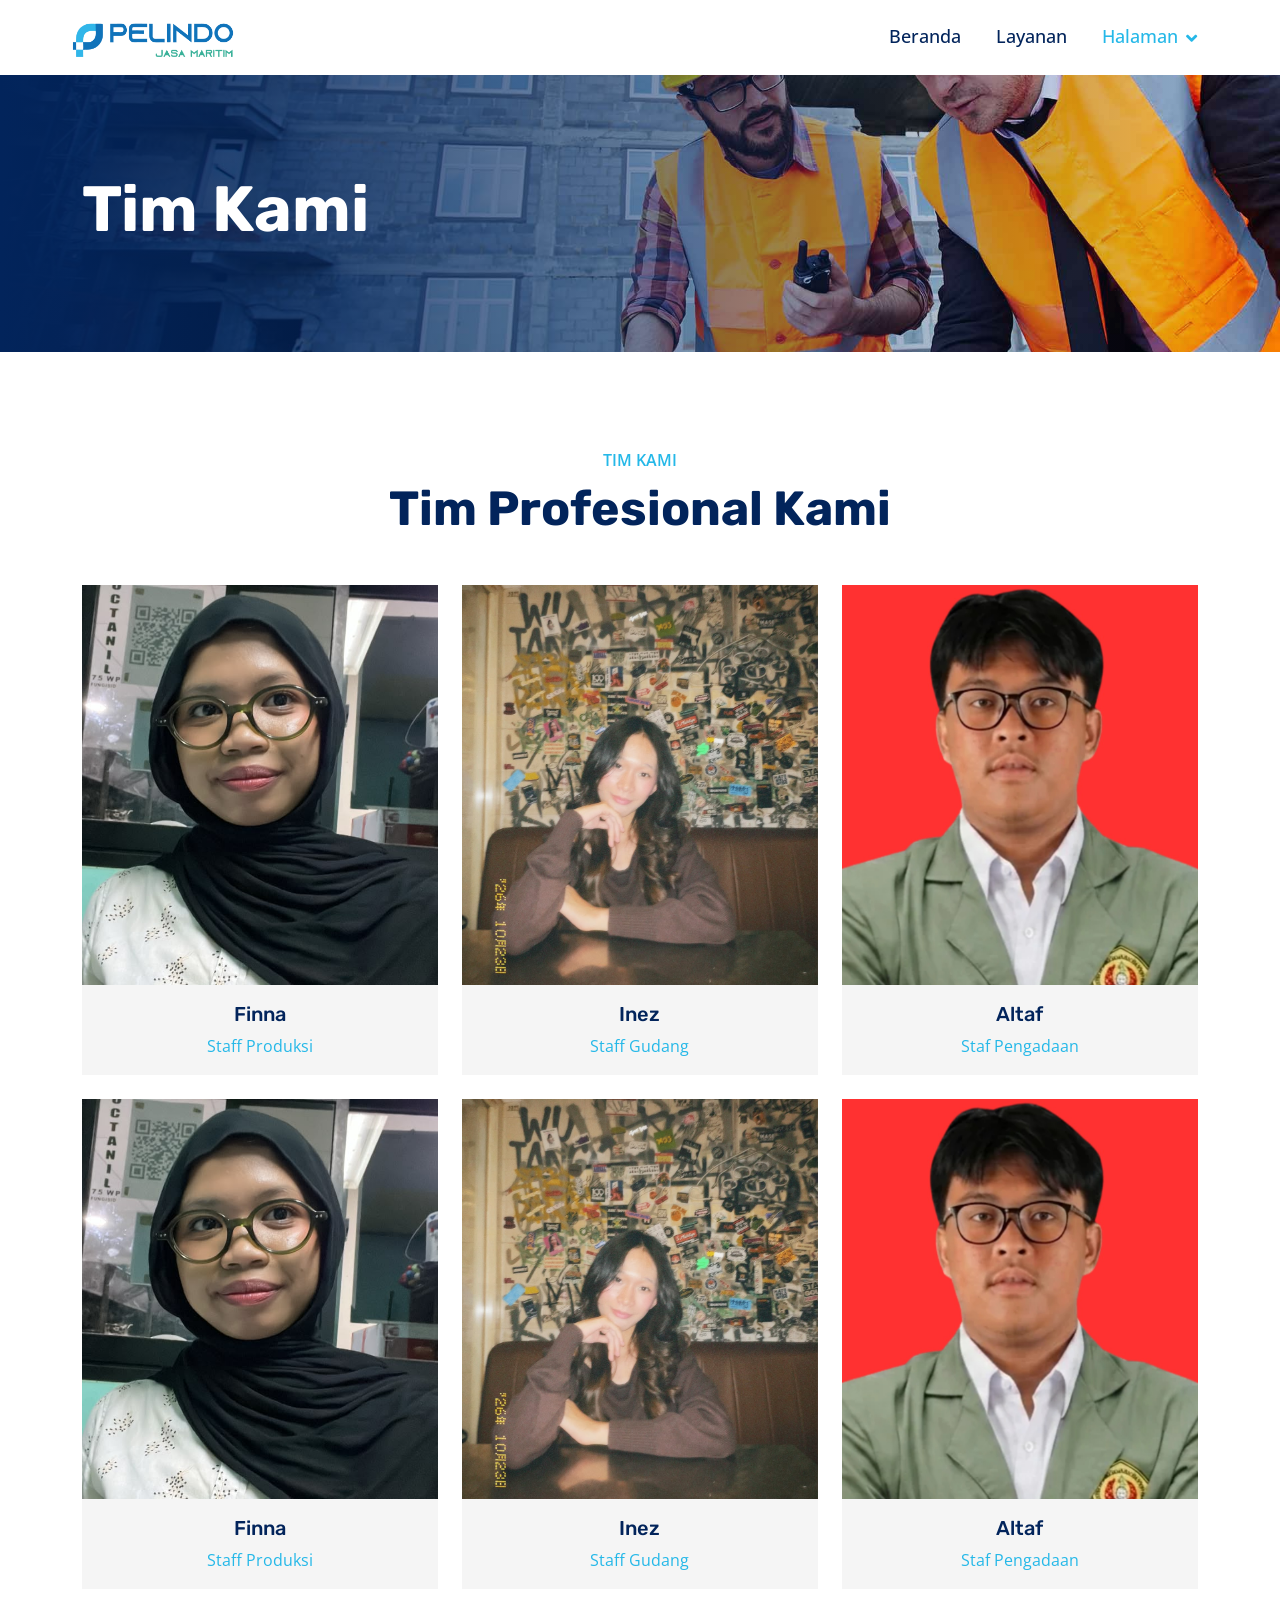
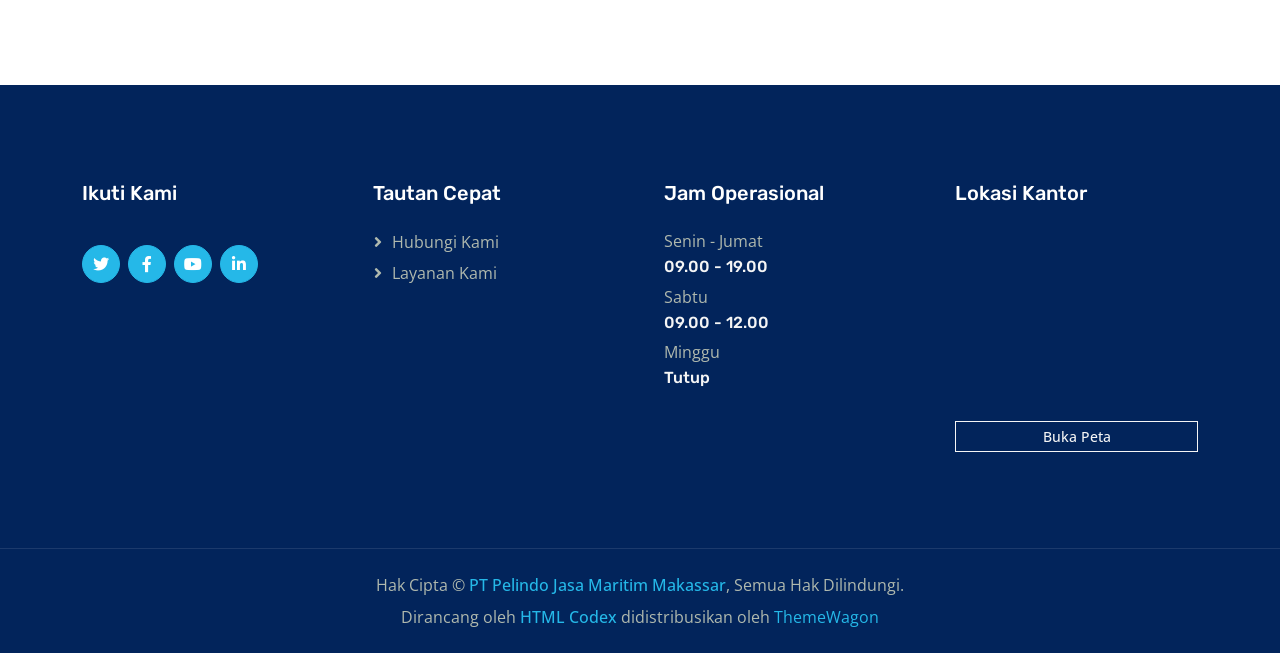
<file: team.html>
<!DOCTYPE html>
<html lang="id">

<head>
    <meta charset="utf-8">
    <title>PT Pelindo Jasa Maritim Makassar</title>
    <meta content="width=device-width, initial-scale=1.0" name="viewport">
    <meta content="" name="keywords">
    <meta content="PT Pelindo Jasa Maritim Makassar menyediakan layanan maritim terintegrasi untuk mendukung kelancaran operasional kepelabuhanan." name="description">

    <!-- Favicon -->


    <!-- Google Web Fonts -->
    <link rel="preconnect" href="https://fonts.googleapis.com">
    <link rel="preconnect" href="https://fonts.gstatic.com" crossorigin>
    <link
        href="https://fonts.googleapis.com/css2?family=Open+Sans:wght@400;500;600&family=Rubik:wght@500;600;700&display=swap"
        rel="stylesheet">

    <!-- Icon Font Stylesheet -->
    <link href="https://cdnjs.cloudflare.com/ajax/libs/font-awesome/5.10.0/css/all.min.css" rel="stylesheet">
    <link href="https://cdn.jsdelivr.net/npm/bootstrap-icons@1.4.1/font/bootstrap-icons.css" rel="stylesheet">

    <!-- Libraries Stylesheet -->
    <link href="lib/animate/animate.min.css" rel="stylesheet">
    <link href="lib/owlcarousel/assets/owl.carousel.min.css" rel="stylesheet">

    <!-- Customized Bootstrap Stylesheet -->
    <link href="css/bootstrap.min.css" rel="stylesheet">

    <!-- Template Stylesheet -->
    <link href="css/style.css" rel="stylesheet">
</head>

<body>
    <!-- Spinner Start -->
    <div id="spinner"
        class="show bg-white position-fixed translate-middle w-100 vh-100 top-50 start-50 d-flex align-items-center justify-content-center">
        <div class="spinner-border text-primary" role="status" style="width: 3rem; height: 3rem;"></div>
    </div>
    <!-- Spinner End -->


    <!-- Topbar Start -->
    <div class="container-fluid bg-dark px-0">
        <div class="row g-0 d-none d-lg-flex">
            <div class="col-lg-6 ps-5 text-start">
                <div class="h-100 d-inline-flex align-items-center text-white">
                    <span>Ikuti Kami:</span>
                    <a class="btn btn-link text-light" href="https://www.facebook.com/humas.pelindoiv" target="_blank" rel="noopener noreferrer" aria-label="Buka Facebook Pelindo"><i class="fab fa-facebook-f"></i></a>
                    <a class="btn btn-link text-light" href="https://x.com/pelindomaritim" target="_blank" rel="noopener noreferrer" aria-label="Buka akun X Pelindo"><i class="fab fa-twitter"></i></a>
                    <a class="btn btn-link text-light" href="https://www.linkedin.com/in/pelabuhan-indonesia-persero-3941272a1" target="_blank" rel="noopener noreferrer" aria-label="Buka halaman LinkedIn Pelindo"><i class="fab fa-linkedin-in"></i></a>
                    <a class="btn btn-link text-light" href="https://www.instagram.com/pelindomaritim?utm_source=ig_web_button_share_sheet&amp;cplk=ZDNlZDc0MzIxNw==" target="_blank" rel="noopener noreferrer" aria-label="Buka akun Instagram Pelindo"><i class="fab fa-instagram"></i></a>
                </div>
            </div>

        </div>
    </div>
    <!-- Topbar End -->


    <!-- Navbar Start -->
    <nav class="navbar navbar-expand-lg bg-white navbar-light sticky-top py-0 pe-5">
        <a href="index.html" class="navbar-brand ps-5 me-0">
            <img class="navbar-logo" src="img/logo-pelindo-jasa-maritim.png" alt="Logo PT Pelindo Jasa Maritim Makassar">
        </a>
        <button type="button" class="navbar-toggler me-0" data-bs-toggle="collapse" data-bs-target="#navbarCollapse">
            <span class="navbar-toggler-icon"></span>
        </button>
        <div class="collapse navbar-collapse" id="navbarCollapse">
            <div class="navbar-nav ms-auto p-4 p-lg-0">
                <a href="index.html" class="nav-item nav-link">Beranda</a>
                <a href="service.html" class="nav-item nav-link">Layanan</a>
                <div class="nav-item dropdown">
                    <a href="#" class="nav-link dropdown-toggle active" data-bs-toggle="dropdown">Halaman</a>
                    <div class="dropdown-menu bg-light m-0">
                        <a href="project.html" class="dropdown-item">Layanan Maritim</a>
                        <!-- Tautan halaman Struktur Organisasi. -->
                        <a href="struktur-organisasi.html" class="dropdown-item">Struktur Organisasi</a>
                        <a href="feature.html" class="dropdown-item">Visi &amp; Misi</a>
                        <a href="team.html" class="dropdown-item active">Tim Kami</a>

                    </div>
                </div>
            </div>
        </div>
    </nav>
    <!-- Navbar End -->


    <!-- Page Header Start -->
    <div class="container-fluid page-header py-5 mb-5 wow fadeIn" data-wow-delay="0.1s">
        <div class="container py-5">
            <h1 class="display-3 text-white animated slideInRight">Tim Kami</h1>
        </div>
    </div>
    <!-- Page Header End -->


    <!-- Team Start -->
    <div class="container-xxl py-5">
        <div class="container">
            <div class="team-section-heading text-center mx-auto wow fadeInUp" data-wow-delay="0.1s" style="max-width: 600px;">
                <p class="fw-medium text-uppercase text-primary mb-2">Tim Kami</p>
                <h1 class="display-5 mb-5">Tim Profesional Kami</h1>
            </div>
            <div class="row g-4">
                <div class="col-lg-4 col-md-6 wow fadeInUp" data-wow-delay="0.1s">
                    <div class="team-item">
                        <!-- Tim: Finna, Staff Produksi -->
                        <img class="img-fluid" src="assets/img/team-finna.jpg" alt="Finna, staf produksi" style="height: 400px; object-fit: cover; object-position: center top;">
                        <div class="d-flex">
                            <div class="flex-shrink-0 btn-square bg-primary" style="width: 90px; height: 90px;">
                                <i class="fa fa-2x fa-share text-white"></i>
                            </div>
                            <div class="position-relative overflow-hidden bg-light d-flex flex-column justify-content-center w-100 ps-4"
                                style="height: 90px;">
                                <h5>Finna</h5>
                                <span class="text-primary">Staff Produksi</span>
                                <div class="team-social">



                                </div>
                            </div>
                        </div>
                    </div>
                </div>
                <div class="col-lg-4 col-md-6 wow fadeInUp" data-wow-delay="0.3s">
                    <div class="team-item">
                        <!-- Tim: Inez, Staff Gudang -->
                        <img class="img-fluid" src="assets/img/team-inez.jpg" alt="Inez, staf gudang" style="height: 400px; object-fit: cover; object-position: center center;">
                        <div class="d-flex">
                            <div class="flex-shrink-0 btn-square bg-primary" style="width: 90px; height: 90px;">
                                <i class="fa fa-2x fa-share text-white"></i>
                            </div>
                            <div class="position-relative overflow-hidden bg-light d-flex flex-column justify-content-center w-100 ps-4"
                                style="height: 90px;">
                                <h5>Inez</h5>
                                <span class="text-primary">Staff Gudang</span>
                                <div class="team-social">



                                </div>
                            </div>
                        </div>
                    </div>
                </div>
                <div class="col-lg-4 col-md-6 wow fadeInUp" data-wow-delay="0.5s">
                    <div class="team-item">
                        <!-- Tim: Altaf, Staff Purchasing -->
                        <img class="img-fluid" src="assets/img/team-altaf.jpg" alt="Altaf, staf pengadaan" style="height: 400px; object-fit: cover; object-position: center center;">
                        <div class="d-flex">
                            <div class="flex-shrink-0 btn-square bg-primary" style="width: 90px; height: 90px;">
                                <i class="fa fa-2x fa-share text-white"></i>
                            </div>
                            <div class="position-relative overflow-hidden bg-light d-flex flex-column justify-content-center w-100 ps-4"
                                style="height: 90px;">
                                <h5>Altaf</h5>
                                <span class="text-primary">Staf Pengadaan</span>
                                <div class="team-social">



                                </div>
                            </div>
                        </div>
                    </div>
                </div>
                <div class="col-lg-4 col-md-6 wow fadeInUp" data-wow-delay="0.1s">
                    <div class="team-item">
                        <!-- Tim: Finna, Staff Produksi -->
                        <img class="img-fluid" src="assets/img/team-finna.jpg" alt="Finna, staf produksi" style="height: 400px; object-fit: cover; object-position: center top;">
                        <div class="d-flex">
                            <div class="flex-shrink-0 btn-square bg-primary" style="width: 90px; height: 90px;">
                                <i class="fa fa-2x fa-share text-white"></i>
                            </div>
                            <div class="position-relative overflow-hidden bg-light d-flex flex-column justify-content-center w-100 ps-4"
                                style="height: 90px;">
                                <h5>Finna</h5>
                                <span class="text-primary">Staff Produksi</span>
                                <div class="team-social">



                                </div>
                            </div>
                        </div>
                    </div>
                </div>
                <div class="col-lg-4 col-md-6 wow fadeInUp" data-wow-delay="0.3s">
                    <div class="team-item">
                        <!-- Tim: Inez, Staff Gudang -->
                        <img class="img-fluid" src="assets/img/team-inez.jpg" alt="Inez, staf gudang" style="height: 400px; object-fit: cover; object-position: center center;">
                        <div class="d-flex">
                            <div class="flex-shrink-0 btn-square bg-primary" style="width: 90px; height: 90px;">
                                <i class="fa fa-2x fa-share text-white"></i>
                            </div>
                            <div class="position-relative overflow-hidden bg-light d-flex flex-column justify-content-center w-100 ps-4"
                                style="height: 90px;">
                                <h5>Inez</h5>
                                <span class="text-primary">Staff Gudang</span>
                                <div class="team-social">



                                </div>
                            </div>
                        </div>
                    </div>
                </div>
                <div class="col-lg-4 col-md-6 wow fadeInUp" data-wow-delay="0.5s">
                    <div class="team-item">
                        <!-- Tim: Altaf, Staff Purchasing -->
                        <img class="img-fluid" src="assets/img/team-altaf.jpg" alt="Altaf, staf pengadaan" style="height: 400px; object-fit: cover; object-position: center center;">
                        <div class="d-flex">
                            <div class="flex-shrink-0 btn-square bg-primary" style="width: 90px; height: 90px;">
                                <i class="fa fa-2x fa-share text-white"></i>
                            </div>
                            <div class="position-relative overflow-hidden bg-light d-flex flex-column justify-content-center w-100 ps-4"
                                style="height: 90px;">
                                <h5>Altaf</h5>
                                <span class="text-primary">Staf Pengadaan</span>
                                <div class="team-social">



                                </div>
                            </div>
                        </div>
                    </div>
                </div>
            </div>
        </div>
    </div>
    <!-- Team End -->


    <!-- Footer Start -->
    <div class="container-fluid bg-dark footer mt-5 py-5 wow fadeIn" data-wow-delay="0.1s">
        <div class="container py-5">
            <div class="row g-5">
                <div class="col-lg-3 col-md-6">
                    <h5 class="text-white mb-4">Ikuti Kami</h5><div class="d-flex pt-3">
                        <a class="btn btn-square btn-primary rounded-circle me-2" href="https://x.com/pelindomaritim" target="_blank" rel="noopener noreferrer" aria-label="Buka akun X Pelindo"><i class="fab fa-twitter"></i></a>
                        <a class="btn btn-square btn-primary rounded-circle me-2" href="https://www.facebook.com/humas.pelindoiv" target="_blank" rel="noopener noreferrer" aria-label="Buka Facebook Pelindo"><i class="fab fa-facebook-f"></i></a>
                        <a class="btn btn-square btn-primary rounded-circle me-2" href="https://www.youtube.com/@pelindojasamaritim" target="_blank" rel="noopener noreferrer" aria-label="Buka kanal YouTube Pelindo"><i class="fab fa-youtube"></i></a>
                        <a class="btn btn-square btn-primary rounded-circle me-2" href="https://www.linkedin.com/in/pelabuhan-indonesia-persero-3941272a1" target="_blank" rel="noopener noreferrer" aria-label="Buka halaman LinkedIn Pelindo"><i class="fab fa-linkedin-in"></i></a>
                    </div>
                </div>
                <div class="col-lg-3 col-md-6">
                    <h5 class="text-white mb-4">Tautan Cepat</h5>
                    <a class="btn btn-link" href="index.html#kontak">Hubungi Kami</a>
                    <a class="btn btn-link" href="service.html">Layanan Kami</a>
                    </div>
                <div class="col-lg-3 col-md-6">
                    <h5 class="text-white mb-4">Jam Operasional</h5>
                    <p class="mb-1">Senin - Jumat</p>
                    <h6 class="text-light">09.00 - 19.00</h6>
                    <p class="mb-1">Sabtu</p>
                    <h6 class="text-light">09.00 - 12.00</h6>
                    <p class="mb-1">Minggu</p>
                    <h6 class="text-light">Tutup</h6>
                </div>
                                <div class="col-lg-3 col-md-6">
                    <h5 class="text-white mb-4">Lokasi Kantor</h5>
                    <iframe class="footer-map-frame" src="https://www.google.com/maps?q=-5.121265,119.4086161&amp;z=16&amp;output=embed&amp;hl=id" title="Peta lokasi kantor PT Pelindo Jasa Maritim Makassar" loading="lazy" referrerpolicy="no-referrer-when-downgrade" allowfullscreen></iframe>
                    <div class="footer-map-actions">
                        <a class="btn btn-outline-light btn-sm" href="https://maps.app.goo.gl/Nk7wMV1WgwkL5cXE6" target="_blank" rel="noopener noreferrer">Buka Peta</a>
                    </div>
                </div>
            </div>
        </div>
    </div>
    <!-- Footer End -->


    <!-- Copyright Start -->
    <div class="container-fluid copyright bg-dark py-4">
        <div class="container text-center">
            <p class="mb-2">Hak Cipta &copy; <a class="fw-semi-bold" href="index.html">PT Pelindo Jasa Maritim Makassar</a>, Semua Hak Dilindungi.
            </p>
            <!--/*** This template is free as long as you keep the footer author’s credit link/attribution link/backlink. If you'd like to use the template without the footer author’s credit link/attribution link/backlink, you can purchase the Credit Removal License from "https://htmlcodex.com/credit-removal". Thank you for your support. ***/-->
            <p class="mb-0">Dirancang oleh <a class="fw-semi-bold" href="https://htmlcodex.com">HTML Codex</a> didistribusikan
                oleh <a href="https://themewagon.com">ThemeWagon</a> </p>
        </div>
    </div>
    <!-- Copyright End -->


    <!-- Back to Top -->


    <!-- JavaScript Libraries -->
    <script src="https://code.jquery.com/jquery-3.4.1.min.js"></script>
    <script src="https://cdn.jsdelivr.net/npm/bootstrap@5.0.0/dist/js/bootstrap.bundle.min.js"></script>
    <script src="lib/wow/wow.min.js"></script>
    <script src="lib/easing/easing.min.js"></script>
    <script src="lib/waypoints/waypoints.min.js"></script>
    <script src="lib/owlcarousel/owl.carousel.min.js"></script>
    <script src="lib/counterup/counterup.min.js"></script>

    <!-- Template Javascript -->
    <script src="js/main.js"></script>
</body>

</html>
</file>
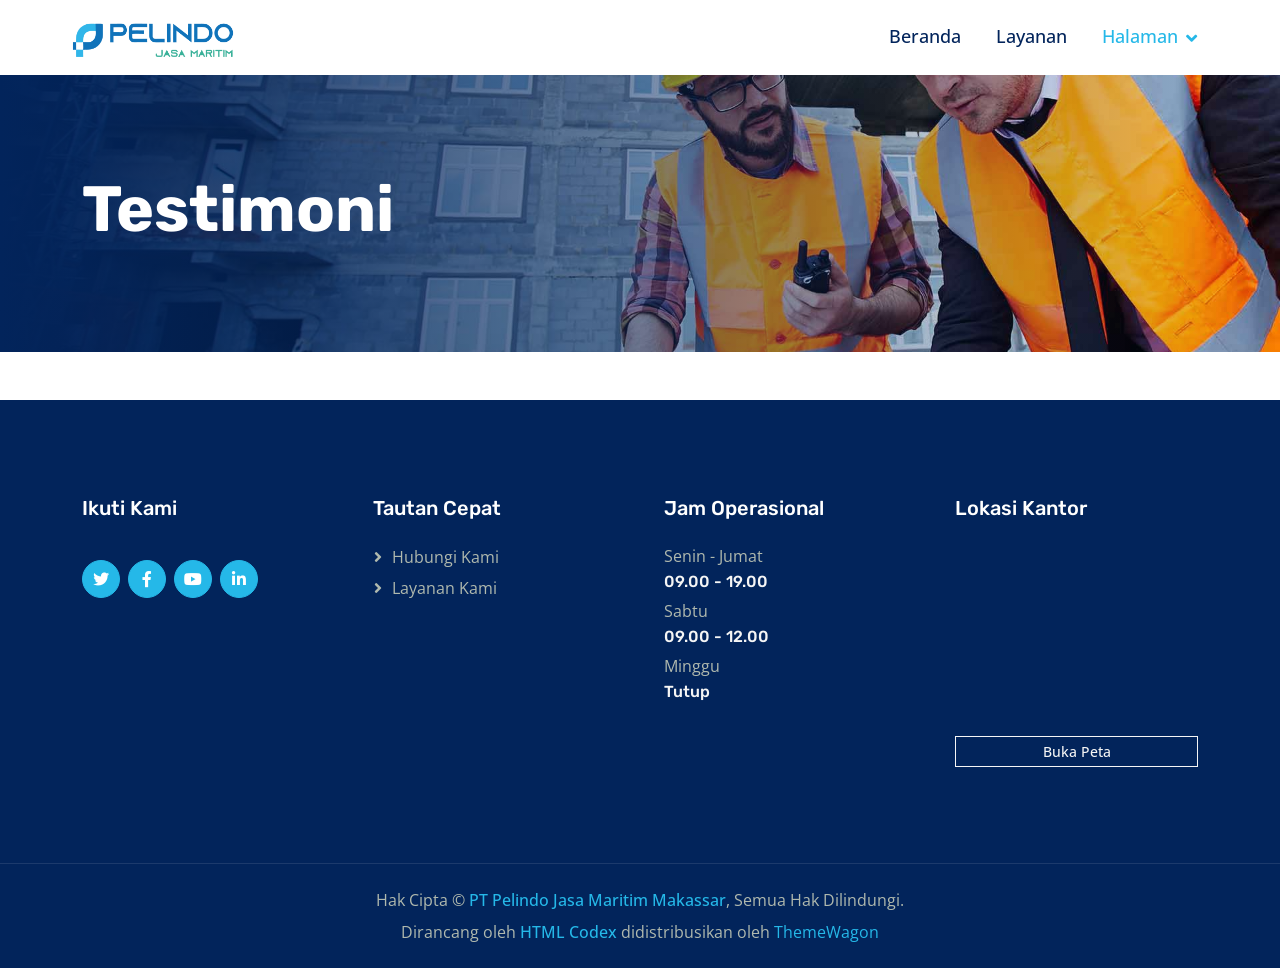
<file: testimonial.html>
<!DOCTYPE html>
<html lang="id">

<head>
    <meta charset="utf-8">
    <title>PT Pelindo Jasa Maritim Makassar</title>
    <meta content="width=device-width, initial-scale=1.0" name="viewport">
    <meta content="" name="keywords">
    <meta content="PT Pelindo Jasa Maritim Makassar menyediakan layanan maritim terintegrasi untuk mendukung kelancaran operasional kepelabuhanan." name="description">

    <!-- Favicon -->


    <!-- Google Web Fonts -->
    <link rel="preconnect" href="https://fonts.googleapis.com">
    <link rel="preconnect" href="https://fonts.gstatic.com" crossorigin>
    <link href="https://fonts.googleapis.com/css2?family=Open+Sans:wght@400;500;600&family=Rubik:wght@500;600;700&display=swap" rel="stylesheet">

    <!-- Icon Font Stylesheet -->
    <link href="https://cdnjs.cloudflare.com/ajax/libs/font-awesome/5.10.0/css/all.min.css" rel="stylesheet">
    <link href="https://cdn.jsdelivr.net/npm/bootstrap-icons@1.4.1/font/bootstrap-icons.css" rel="stylesheet">

    <!-- Libraries Stylesheet -->
    <link href="lib/animate/animate.min.css" rel="stylesheet">
    <link href="lib/owlcarousel/assets/owl.carousel.min.css" rel="stylesheet">

    <!-- Customized Bootstrap Stylesheet -->
    <link href="css/bootstrap.min.css" rel="stylesheet">

    <!-- Template Stylesheet -->
    <link href="css/style.css" rel="stylesheet">
</head>

<body>
    <!-- Spinner Start -->
    <div id="spinner" class="show bg-white position-fixed translate-middle w-100 vh-100 top-50 start-50 d-flex align-items-center justify-content-center">
        <div class="spinner-border text-primary" role="status" style="width: 3rem; height: 3rem;"></div>
    </div>
    <!-- Spinner End -->


    <!-- Topbar Start -->
    <div class="container-fluid bg-dark px-0">
        <div class="row g-0 d-none d-lg-flex">
            <div class="col-lg-6 ps-5 text-start">
                <div class="h-100 d-inline-flex align-items-center text-white">
                    <span>Ikuti Kami:</span>
                    <a class="btn btn-link text-light" href="https://www.facebook.com/humas.pelindoiv" target="_blank" rel="noopener noreferrer" aria-label="Buka Facebook Pelindo"><i class="fab fa-facebook-f"></i></a>
                    <a class="btn btn-link text-light" href="https://x.com/pelindomaritim" target="_blank" rel="noopener noreferrer" aria-label="Buka akun X Pelindo"><i class="fab fa-twitter"></i></a>
                    <a class="btn btn-link text-light" href="https://www.linkedin.com/in/pelabuhan-indonesia-persero-3941272a1" target="_blank" rel="noopener noreferrer" aria-label="Buka halaman LinkedIn Pelindo"><i class="fab fa-linkedin-in"></i></a>
                    <a class="btn btn-link text-light" href="https://www.instagram.com/pelindomaritim?utm_source=ig_web_button_share_sheet&amp;cplk=ZDNlZDc0MzIxNw==" target="_blank" rel="noopener noreferrer" aria-label="Buka akun Instagram Pelindo"><i class="fab fa-instagram"></i></a>
                </div>
            </div>

        </div>
    </div>
    <!-- Topbar End -->


    <!-- Navbar Start -->
    <nav class="navbar navbar-expand-lg bg-white navbar-light sticky-top py-0 pe-5">
        <a href="index.html" class="navbar-brand ps-5 me-0">
            <img class="navbar-logo" src="img/logo-pelindo-jasa-maritim.png" alt="Logo PT Pelindo Jasa Maritim Makassar">
        </a>
        <button type="button" class="navbar-toggler me-0" data-bs-toggle="collapse" data-bs-target="#navbarCollapse">
            <span class="navbar-toggler-icon"></span>
        </button>
        <div class="collapse navbar-collapse" id="navbarCollapse">
            <div class="navbar-nav ms-auto p-4 p-lg-0">
                <a href="index.html" class="nav-item nav-link">Beranda</a>
                <a href="service.html" class="nav-item nav-link">Layanan</a>
                <div class="nav-item dropdown">
                    <a href="#" class="nav-link dropdown-toggle active" data-bs-toggle="dropdown">Halaman</a>
                    <div class="dropdown-menu bg-light m-0">
                        <a href="project.html" class="dropdown-item">Layanan Maritim</a>
                        <!-- Tautan halaman Struktur Organisasi. -->
                        <a href="struktur-organisasi.html" class="dropdown-item">Struktur Organisasi</a>
                        <a href="feature.html" class="dropdown-item">Visi &amp; Misi</a>
                        <a href="team.html" class="dropdown-item">Tim Kami</a>

                    </div>
                </div>
            </div>
        </div>
    </nav>
    <!-- Navbar End -->


    <!-- Page Header Start -->
    <div class="container-fluid page-header py-5 mb-5 wow fadeIn" data-wow-delay="0.1s">
        <div class="container py-5">
            <h1 class="display-3 text-white animated slideInRight">Testimoni</h1>
        </div>
    </div>
    <!-- Page Header End -->


    <!-- Footer Start -->
    <div class="container-fluid bg-dark footer mt-5 py-5 wow fadeIn" data-wow-delay="0.1s">
        <div class="container py-5">
            <div class="row g-5">
                <div class="col-lg-3 col-md-6">
                    <h5 class="text-white mb-4">Ikuti Kami</h5><div class="d-flex pt-3">
                        <a class="btn btn-square btn-primary rounded-circle me-2" href="https://x.com/pelindomaritim" target="_blank" rel="noopener noreferrer" aria-label="Buka akun X Pelindo"><i class="fab fa-twitter"></i></a>
                        <a class="btn btn-square btn-primary rounded-circle me-2" href="https://www.facebook.com/humas.pelindoiv" target="_blank" rel="noopener noreferrer" aria-label="Buka Facebook Pelindo"><i class="fab fa-facebook-f"></i></a>
                        <a class="btn btn-square btn-primary rounded-circle me-2" href="https://www.youtube.com/@pelindojasamaritim" target="_blank" rel="noopener noreferrer" aria-label="Buka kanal YouTube Pelindo"><i class="fab fa-youtube"></i></a>
                        <a class="btn btn-square btn-primary rounded-circle me-2" href="https://www.linkedin.com/in/pelabuhan-indonesia-persero-3941272a1" target="_blank" rel="noopener noreferrer" aria-label="Buka halaman LinkedIn Pelindo"><i class="fab fa-linkedin-in"></i></a>
                    </div>
                </div>
                <div class="col-lg-3 col-md-6">
                    <h5 class="text-white mb-4">Tautan Cepat</h5>
                    <a class="btn btn-link" href="index.html#kontak">Hubungi Kami</a>
                    <a class="btn btn-link" href="service.html">Layanan Kami</a>
                    </div>
                <div class="col-lg-3 col-md-6">
                    <h5 class="text-white mb-4">Jam Operasional</h5>
                    <p class="mb-1">Senin - Jumat</p>
                    <h6 class="text-light">09.00 - 19.00</h6>
                    <p class="mb-1">Sabtu</p>
                    <h6 class="text-light">09.00 - 12.00</h6>
                    <p class="mb-1">Minggu</p>
                    <h6 class="text-light">Tutup</h6>
                </div>
                                <div class="col-lg-3 col-md-6">
                    <h5 class="text-white mb-4">Lokasi Kantor</h5>
                    <iframe class="footer-map-frame" src="https://www.google.com/maps?q=-5.121265,119.4086161&amp;z=16&amp;output=embed&amp;hl=id" title="Peta lokasi kantor PT Pelindo Jasa Maritim Makassar" loading="lazy" referrerpolicy="no-referrer-when-downgrade" allowfullscreen></iframe>
                    <div class="footer-map-actions">
                        <a class="btn btn-outline-light btn-sm" href="https://maps.app.goo.gl/Nk7wMV1WgwkL5cXE6" target="_blank" rel="noopener noreferrer">Buka Peta</a>
                    </div>
                </div>
            </div>
        </div>
    </div>
    <!-- Footer End -->


    <!-- Copyright Start -->
    <div class="container-fluid copyright bg-dark py-4">
        <div class="container text-center">
            <p class="mb-2">Hak Cipta &copy; <a class="fw-semi-bold" href="index.html">PT Pelindo Jasa Maritim Makassar</a>, Semua Hak Dilindungi.</p>
            <!--/*** This template is free as long as you keep the footer author’s credit link/attribution link/backlink. If you'd like to use the template without the footer author’s credit link/attribution link/backlink, you can purchase the Credit Removal License from "https://htmlcodex.com/credit-removal". Thank you for your support. ***/-->
            <p class="mb-0">Dirancang oleh <a class="fw-semi-bold" href="https://htmlcodex.com">HTML Codex</a> didistribusikan
                oleh <a href="https://themewagon.com">ThemeWagon</a> </p>        </div>
    </div>
    <!-- Copyright End -->


    <!-- Back to Top -->


    <!-- JavaScript Libraries -->
    <script src="https://code.jquery.com/jquery-3.4.1.min.js"></script>
    <script src="https://cdn.jsdelivr.net/npm/bootstrap@5.0.0/dist/js/bootstrap.bundle.min.js"></script>
    <script src="lib/wow/wow.min.js"></script>
    <script src="lib/easing/easing.min.js"></script>
    <script src="lib/waypoints/waypoints.min.js"></script>
    <script src="lib/owlcarousel/owl.carousel.min.js"></script>
    <script src="lib/counterup/counterup.min.js"></script>

    <!-- Template Javascript -->
    <script src="js/main.js"></script>
</body>

</html>
</file>
<file: css/style.css>
/********** Template CSS **********/
:root {
    --primary: #25B8E8;
    --secondary: #5F656F;
    --light: #F5F5F5;
    --dark: #02245B;
}

h1,
h2,
.h1,
.h2,
.fw-bold {
    font-weight: 700 !important;
}

h3,
h4,
.h3,
.h4,
.fw-medium {
    font-weight: 600 !important;
}

h5,
h6,
.h5,
.h6,
.fw-semi-bold {
    font-weight: 500 !important;
}


/*** Spinner ***/
#spinner {
    opacity: 0;
    visibility: hidden;
    transition: opacity .5s ease-out, visibility 0s linear .5s;
    z-index: 99999;
}

#spinner.show {
    transition: opacity .5s ease-out, visibility 0s linear 0s;
    visibility: visible;
    opacity: 1;
}


/*** Button ***/
.btn {
    transition: .5s;
    font-weight: 500;
}

.btn-primary,
.btn-outline-primary:hover {
    color: #FFFFFF;
}

.btn-square {
    width: 38px;
    height: 38px;
}

.btn-sm-square {
    width: 32px;
    height: 32px;
}

.btn-lg-square {
    width: 48px;
    height: 48px;
}

.btn-square,
.btn-sm-square,
.btn-lg-square {
    padding: 0;
    display: flex;
    align-items: center;
    justify-content: center;
    font-weight: normal;
}


body > .container-fluid.bg-dark.px-0 {
    display: none;
}

/*** Navbar ***/
.navbar.sticky-top {
    top: -100px;
    transition: .5s;
}

.navbar .navbar-brand {
    position: relative;
    padding-right: 0;
    height: 75px;
    display: flex;
    align-items: center;
    background: transparent;
}

.navbar .navbar-brand::after {
    display: none;
}

.navbar-logo {
    display: block;
    width: 210px;
    max-height: 60px;
    object-fit: contain;
}

.navbar .navbar-nav .nav-link {
    margin-right: 35px;
    padding: 20px 0;
    color: var(--dark);
    font-size: 18px;
    font-weight: 500;
    outline: none;
}

.navbar .navbar-nav .nav-link:hover,
.navbar .navbar-nav .nav-link.active {
    color: var(--primary);
}

.navbar .dropdown-toggle::after {
    border: none;
    content: "\f107";
    font-family: "Font Awesome 5 Free";
    font-weight: 900;
    vertical-align: middle;
    margin-left: 8px;
}

@media (max-width: 991.98px) {
    .navbar .navbar-nav .nav-link  {
        margin-right: 0;
        padding: 10px 0;
    }

    .navbar .navbar-nav {
        border-top: 1px solid #EEEEEE;
    }

    .navbar-logo {
        width: 180px;
    }
}

@media (min-width: 992px) {
    .navbar .nav-item .dropdown-menu {
        display: block;
        border: none;
        margin-top: 0;
        top: 150%;
        opacity: 0;
        visibility: hidden;
        transition: .5s;
    }

    .navbar .nav-item:hover .dropdown-menu {
        top: 100%;
        visibility: visible;
        transition: .5s;
        opacity: 1;
    }
}


/*** Header ***/
.home-topbar {
    position: relative;
    z-index: 1031;
    background-color: rgba(2, 36, 91, .58) !important;
    -webkit-backdrop-filter: blur(8px);
    backdrop-filter: blur(8px);
}

.home-navbar {
    position: relative;
    top: 0 !important;
    z-index: 1032;
    background-color: transparent !important;
}

.home-navbar::before {
    position: absolute;
    inset: 8px auto 8px 12px;
    width: 280px;
    max-width: 100%;
    background-color: rgba(255, 255, 255, .78);
    -webkit-backdrop-filter: blur(12px);
    backdrop-filter: blur(12px);
    border-radius: 12px;
    content: "";
}

.home-navbar .navbar-brand,
.home-navbar .navbar-toggler,
.home-navbar .navbar-collapse {
    position: relative;
    z-index: 1;
}

.home-navbar .navbar-nav .nav-link {
    color: #FFFFFF;
    text-shadow: 0 1px 3px rgba(2, 36, 91, .55);
}

.home-navbar .navbar-nav .nav-link:hover,
.home-navbar .navbar-nav .nav-link.active {
    color: #FFFFFF;
}

.home-navbar .navbar-toggler {
    border-color: rgba(255, 255, 255, .65);
}

.home-navbar .navbar-toggler-icon {
    filter: brightness(0) invert(1);
}

@media (max-width: 991.98px) {
    .home-navbar::before {
        width: 245px;
    }

    .home-navbar .navbar-collapse {
        background-color: rgba(2, 36, 91, .88);
    }
}

.home-hero-container {
    --home-header-offset: 121px;
    position: relative;
    z-index: 0;
    margin-top: calc(-1 * var(--home-header-offset));
}

.hero-video {
    height: calc(min(80vh, 760px) + var(--home-header-offset, 0px));
    min-height: calc(500px + var(--home-header-offset, 0px));
    overflow: hidden;
}

.hero-video-media {
    position: absolute;
    inset: 0;
    width: 100%;
    height: 100%;
    object-fit: cover;
}

.hero-video-caption {
    position: absolute;
    inset: 0;
    display: flex;
    align-items: center;
    box-sizing: border-box;
    padding-top: var(--home-header-offset, 0px);
    background: linear-gradient(to right, rgba(2, 36, 91, 1) 0%, rgba(2, 36, 91, 0) 100%);
    z-index: 1;
}

@media (max-width: 768px) {
    .hero-video {
        height: calc(65vh + var(--home-header-offset, 0px));
        min-height: calc(450px + var(--home-header-offset, 0px));
    }
}

@media (max-width: 991.98px) {
    .home-hero-container {
        --home-header-offset: 75px;
    }
}

@media (min-width: 992px) and (max-width: 1099.98px) {
    .home-hero-container {
        --home-header-offset: 140px;
    }
}

.page-header {
    background: linear-gradient(to right, rgba(2, 36, 91, 1) 0%, rgba(2, 36, 91, 0) 100%), url(../img/carousel-2.jpg) center center no-repeat;
    background-size: cover;
}

.page-header .breadcrumb-item+.breadcrumb-item::before {
    color: var(--light);
}

.page-header .breadcrumb-item,
.page-header .breadcrumb-item a {
    font-size: 18px;
    color: var(--light);
}


/*** Facts ***/
.facts {
    position: relative;
    margin: 6rem 0;
    background: var(--dark);
}

.facts .border {
    border-color: rgba(255, 255, 255, .1) !important;
}

.about-description {
    font-size: 15px;
    line-height: 1.75;
}

.about-description p {
    margin-bottom: 1rem;
}

.about-description p:last-child {
    margin-bottom: 1.5rem;
}

.about-image-stack {
    display: flex;
    flex-direction: column;
    gap: 1rem;
}

.about-image-item {
    flex: 1 1 0;
    min-height: 240px;
    overflow: hidden;
}

.about-image {
    display: block;
    width: 100%;
    height: 100%;
    min-height: 240px;
    object-fit: cover;
}

.about-experience .display-2 {
    margin-bottom: .25rem;
}

.about-contact-link {
    color: inherit;
    text-decoration: none;
    min-width: 0;
}

.about-contact-link:hover {
    color: var(--primary);
}

.about-contact-link .ms-3 {
    min-width: 0;
    overflow-wrap: anywhere;
}

.stats-section {
    color: #FFFFFF;
}

.stats-group-title {
    margin: 0;
    color: #FFFFFF;
    font-size: 1.5rem;
    font-weight: 700;
    text-align: center;
}

.stats-traffic-divider {
    border-left: 1px solid rgba(255, 255, 255, .55);
}

.stats-item {
    min-width: 0;
}

.stats-traffic-item {
    border-top: 1px solid rgba(255, 255, 255, .55) !important;
}

@media (min-width: 1200px) {
    .stats-traffic-item {
        border-top: 0 !important;
        border-left: 1px solid rgba(255, 255, 255, .55) !important;
    }
}

.stats-value {
    font-size: clamp(1.25rem, 2.2vw, 2.35rem);
    font-weight: 300;
    line-height: 1.25;
    overflow-wrap: anywhere;
}

body p {
    text-align: justify;
    hyphens: auto;
}

.stats-caption {
    margin: .5rem 0 0;
    color: #FFFFFF;
    font-size: .95rem;
}

.vision-items {
    display: grid;
    gap: 2rem;
    padding-top: .75rem;
}

.vision-item h3 {
    margin-bottom: .5rem;
    font-size: 1.65rem;
    font-weight: 700;
}

.vision-item p {
    margin-bottom: 0;
    line-height: 1.7;
}

.btn-play {
    text-decoration: none;
}

.standards-intro {
    max-width: 850px;
}

.standards-certifications {
    max-width: 1100px;
    margin: 0 auto;
}

.standards-certifications img {
    display: block;
    width: 100%;
    height: auto;
}

@media (max-width: 767.98px) {
    .stats-group-title {
        font-size: 1.25rem;
    }
}

@media (max-width: 575.98px) {
    .about-experience {
        margin-top: .25rem;
    }

    body p {
        text-align: left;
    }
}


/*** Features ***/
.btn-play {
    position: absolute;
    top: 50%;
    right: -30px;
    transform: translateY(-50%);
    display: block;
    box-sizing: content-box;
    width: 16px;
    height: 26px;
    border-radius: 100%;
    border: none;
    outline: none !important;
    padding: 18px 20px 20px 28px;
    background: var(--primary);
}

@media (max-width: 992px) {
    .btn-play {
        left: 50%;
        right: auto;
        transform: translate(-50%, -50%);
    }
}

.btn-play:before {
    content: "";
    position: absolute;
    z-index: 0;
    left: 50%;
    top: 50%;
    transform: translateX(-50%) translateY(-50%);
    display: block;
    width: 60px;
    height: 60px;
    background: var(--primary);
    border-radius: 100%;
    animation: pulse-border 1500ms ease-out infinite;
}

.btn-play:after {
    content: "";
    position: absolute;
    z-index: 1;
    left: 50%;
    top: 50%;
    transform: translateX(-50%) translateY(-50%);
    display: block;
    width: 60px;
    height: 60px;
    background: var(--primary);
    border-radius: 100%;
    transition: all 200ms;
}

.btn-play span {
    display: block;
    position: relative;
    z-index: 3;
    width: 0;
    height: 0;
    left: -1px;
    border-left: 16px solid #FFFFFF;
    border-top: 11px solid transparent;
    border-bottom: 11px solid transparent;
}

@keyframes pulse-border {
    0% {
        transform: translateX(-50%) translateY(-50%) translateZ(0) scale(1);
        opacity: 1;
    }

    100% {
        transform: translateX(-50%) translateY(-50%) translateZ(0) scale(2);
        opacity: 0;
    }
}

.modal-video .modal-dialog {
    position: relative;
    max-width: 800px;
    margin: 60px auto 0 auto;
}

.modal-video .modal-body {
    position: relative;
    padding: 0px;
}

.modal-video .close {
    position: absolute;
    width: 30px;
    height: 30px;
    right: 0px;
    top: -30px;
    z-index: 999;
    font-size: 30px;
    font-weight: normal;
    color: #FFFFFF;
    background: #000000;
    opacity: 1;
}


/*** Service ***/
.service-item {
    position: relative;
    height: 360px;
    margin: 65px 0 25px 0;
    box-shadow: 0 0 45px rgba(0, 0, 0, .07);
}

.service-item .service-detail {
    position: absolute;
    width: 100%;
    height: 100%;
    top: 0;
    left: 0;
    overflow: hidden;
    z-index: 1;
}

.service-item .service-title {
    position: absolute;
    padding: 65px 30px 25px 30px;
    width: 100%;
    height: 100%;
    top: 0;
    left: 0;
    display: flex;
    flex-direction: column;
    align-items: center;
    justify-content: center;
    text-align: center;
    background: rgba(2, 36, 91, .38);
    color: #FFFFFF;
    transition: .5s;
}

.service-item .service-title h3 {
    color: #FFFFFF;
}

.service-item:hover .service-title {
    top: -100%;
}

.service-item .service-text {
    position: absolute;
    overflow: hidden;
    padding: 65px 30px 25px 30px;
    width: 100%;
    height: 100%;
    top: 100%;
    left: 0;
    display: flex;
    align-items: center;
    text-align: center;
    background: rgba(2, 36, 91, .7);
    transition: .5s;
}

.service-item:hover .service-text {
    top: 0;
}

.service-item .service-text::before {
    position: absolute;
    content: "";
    width: 100%;
    height: 100px;
    top: -100%;
    left: 0;
    transform: skewY(-12deg);
    background: #FFFFFF;
    transition: .5s;
}

.service-item:hover .service-text::before {
    top: -55px;
}

.service-item .btn {
    position: absolute;
    width: 130px;
    height: 50px;
    left: 50%;
    bottom: -25px;
    transform: translateX(-50%);
    display: flex;
    align-items: center;
    justify-content: center;
    color: var(--secondary);
    background: #FFFFFF;
    border: none;
    box-shadow: 0 0 45px rgba(0, 0, 0, .09);
    z-index: 2;
}

.service-item .btn:hover {
    color: #FFFFFF;
    background: var(--primary);
}

/* Link pada foto/judul kartu dan navigasi kembali di halaman detail. */
.project-service-link {
    position: absolute;
    inset: 0;
    display: block;
    overflow: hidden;
    color: inherit;
    text-decoration: none;
}

.project-service-link > img {
    position: absolute;
    inset: 0;
    width: 100%;
    height: 100%;
    object-fit: cover;
}

.project-service-link:hover,
.project-service-link:focus {
    color: inherit;
    text-decoration: none;
}

.service-detail-backlink {
    display: inline-block;
    margin-bottom: 1rem;
    color: var(--primary);
    font-weight: 600;
    text-decoration: none;
}

.service-detail-backlink:hover,
.service-detail-backlink:focus {
    color: var(--dark);
    text-decoration: underline;
}

/* Judul dan gambar halaman Struktur Organisasi. */
.organization-page {
    background: #FFFFFF;
}

.organization-heading {
    display: flex;
    flex-direction: column;
    align-items: center;
    max-width: 1200px;
    margin: 0 auto 2rem;
    text-align: center;
}

.organization-heading h2 {
    display: flex;
    align-items: center;
    gap: 1.25rem;
    width: 100%;
    margin: 0 0 .5rem;
    color: #222222;
    font-weight: 700;
}

.organization-heading h2::before,
.organization-heading h2::after {
    flex: 1;
    height: 1px;
    background: #D9D9D9;
    content: "";
}

.organization-heading p {
    margin: 0;
    color: #444444;
    font-size: 1.1rem;
    font-weight: 600;
}

.organization-chart-link {
    display: block;
    width: 100%;
    max-width: 1200px;
    margin: 0 auto;
}

.organization-chart {
    display: block;
    width: 100%;
    max-width: 1200px;
    height: auto;
    margin: 0 auto;
}

/* Tata letak layanan maritim baru: gambar penuh tanpa overlay kartu lama. */
.service-showcase {
    background: #FFFFFF;
}

.service-showcase-intro {
    max-width: 1140px;
    padding-bottom: 2rem;
    text-align: center;
}

.service-showcase-heading {
    margin-bottom: 1.25rem;
    color: #222222;
    font-size: clamp(2rem, 4vw, 3rem);
    font-weight: 700;
}

.service-showcase-description {
    margin: 0 auto;
    color: #444444;
    font-size: 19px;
    line-height: 1.8;
}

.service-showcase-column {
    overflow: hidden;
    padding: 0;
    background: #FAFAFA;
    text-align: center;
}

.service-showcase-name {
    display: flex;
    align-items: center;
    justify-content: center;
    height: 128px;
    margin: 0 1rem;
    color: #1A0F5C;
    font-size: clamp(2rem, 4.2vw, 3.5rem);
    font-weight: 800 !important;
    line-height: 1.15;
}

.service-showcase-image-wrap {
    width: 100%;
    height: 430px;
    overflow: hidden;
}

.service-showcase-image {
    display: block;
    width: 100%;
    height: 100%;
    object-fit: cover;
    transition: transform .5s ease;
}

.service-showcase-column:hover .service-showcase-image {
    transform: scale(1.05);
}

.service-showcase-link {
    display: block;
    color: inherit;
    text-decoration: none;
}

.service-showcase-link:hover,
.service-showcase-link:focus {
    color: inherit;
    text-decoration: none;
}

/* Layout untuk halaman detail layanan. */
.service-detail-overview {
    background: #FFFFFF;
}

.service-detail-overview .container {
    max-width: 1200px;
}

.service-detail-title {
    margin-bottom: 1.5rem;
    color: #222222;
    font-size: clamp(2.25rem, 5vw, 3.5rem);
    font-weight: 700;
}

.service-detail-overview p {
    margin: 0 auto 1rem;
    color: #444444;
    font-size: 20px;
    line-height: 1.8;
}

.service-detail-catalog {
    background: #F7F7F7;
}

.service-detail-catalog .row {
    justify-content: center;
}

.service-detail-card {
    height: 100%;
    padding: 30px;
    background: #FFFFFF;
}

.service-detail-card img {
    display: block;
    width: 100%;
    height: 220px;
    margin-bottom: 1.5rem;
    border-radius: 6px;
    object-fit: cover;
}

.service-detail-card-title {
    display: flex;
    align-items: center;
    gap: 1rem;
    margin-bottom: 1.25rem;
    color: #222222;
    font-size: 1.25rem;
    font-weight: 700;
}

.service-detail-card-title::after {
    flex: 1;
    height: 1px;
    background: #D9D9D9;
    content: "";
}

.service-detail-card ul {
    margin: 0;
    padding-left: 1.25rem;
}

.service-detail-card li {
    padding-left: .25rem;
    margin-bottom: .85rem;
    color: #555555;
    line-height: 1.65;
}

.service-detail-card li:last-child {
    margin-bottom: 0;
}

@media (max-width: 767.98px) {
    .service-item {
        height: 320px;
    }

    .organization-heading h2 {
        gap: .5rem;
        font-size: 1.25rem;
    }

    .organization-heading p {
        font-size: 1rem;
    }

    .service-showcase-intro {
        padding-bottom: 1rem;
    }

    .service-showcase-description {
        font-size: 17px;
    }

    .service-showcase-name {
        height: 120px;
        font-size: clamp(2rem, 8vw, 3rem);
    }

    .service-showcase-image-wrap {
        height: 360px;
    }

    .service-detail-overview p {
        font-size: 18px;
    }

    .service-detail-card {
        padding: 22px;
    }
}


/*** Team ***/
.team-section-heading {
    width: 100%;
    max-width: 600px;
    margin-right: auto;
    margin-left: auto;
    text-align: center;
}

.team-section-heading p,
.team-section-heading h1 {
    text-align: center;
}

.team-item {
    height: 100%;
    overflow: hidden;
    background: #FFFFFF;
}

.team-item > img {
    display: block;
    width: 100%;
    height: 400px !important;
    object-fit: cover;
    object-position: center center !important;
}

.team-item > .d-flex {
    display: block !important;
}

.team-item > .d-flex > .flex-shrink-0 {
    display: none;
}

.team-item > .d-flex > div:nth-child(2) {
    width: 100%;
    height: 90px !important;
    padding-left: 0 !important;
    text-align: center;
}

.team-item > .d-flex > div:nth-child(2) h5,
.team-item > .d-flex > div:nth-child(2) > span {
    width: 100%;
    text-align: center;
}

.team-item .team-social {
    position: absolute;
    width: 100%;
    height: 100%;
    top: 0;
    left: -100%;
    display: flex;
    align-items: center;
    background: var(--primary);
    transition: .5s;
}

.team-item:hover .team-social {
    left: 0;
}


/*** Testimonial ***/
.testimonial-carousel::before {
    position: absolute;
    content: "";
    top: 0;
    left: 0;
    height: 100%;
    width: 0;
    background: linear-gradient(to right, rgba(255, 255, 255, 1) 0%, rgba(255, 255, 255, 0) 100%);
    z-index: 1;
}

.testimonial-carousel::after {
    position: absolute;
    content: "";
    top: 0;
    right: 0;
    height: 100%;
    width: 0;
    background: linear-gradient(to left, rgba(255, 255, 255, 1) 0%, rgba(255, 255, 255, 0) 100%);
    z-index: 1;
}

@media (min-width: 768px) {
    .testimonial-carousel::before,
    .testimonial-carousel::after {
        width: 200px;
    }
}

@media (min-width: 992px) {
    .testimonial-carousel::before,
    .testimonial-carousel::after {
        width: 300px;
    }
}

.testimonial-carousel .owl-nav {
    position: absolute;
    width: 350px;
    top: 20px;
    left: 50%;
    transform: translateX(-50%);
    display: flex;
    justify-content: space-between;
    opacity: 0;
    transition: .5s;
    z-index: 1;
}

.testimonial-carousel:hover .owl-nav {
    width: 300px;
    opacity: 1;
}

.testimonial-carousel .owl-nav .owl-prev,
.testimonial-carousel .owl-nav .owl-next {
    position: relative;
    color: var(--primary);
    font-size: 45px;
    transition: .5s;
}

.testimonial-carousel .owl-nav .owl-prev:hover,
.testimonial-carousel .owl-nav .owl-next:hover {
    color: var(--dark);
}

.testimonial-carousel .testimonial-img img {
    width: 100px;
    height: 100px;
}

.testimonial-carousel .testimonial-img .btn-square {
    position: absolute;
    bottom: -19px;
    left: 50%;
    transform: translateX(-50%);
}

.testimonial-carousel .owl-item .testimonial-text {
    margin-bottom: 30px;
    box-shadow: 0 0 45px rgba(0, 0, 0, .08);
    transform: scale(.8);
    transition: .5s;
}

.testimonial-carousel .owl-item.center .testimonial-text {
    transform: scale(1);
}


/*** Footer ***/
.footer {
    color: #B0B9AE;
}

.footer-map-frame {
    display: block;
    width: 100%;
    height: 180px;
    border: 0;
    border-radius: .5rem;
}

.footer-map-actions {
    display: flex;
    gap: .5rem;
    margin-top: .75rem;
}

.footer-map-actions .btn {
    flex: 1;
    white-space: nowrap;
}

.footer .btn.btn-link {
    display: block;
    margin-bottom: 5px;
    padding: 0;
    text-align: left;
    color: #B0B9AE;
    font-weight: normal;
    text-transform: capitalize;
    transition: .3s;
}

.footer .btn.btn-link::before {
    position: relative;
    content: "\f105";
    font-family: "Font Awesome 5 Free";
    font-weight: 900;
    margin-right: 10px;
}

.footer .btn.btn-link:hover {
    color: var(--light);
    letter-spacing: 1px;
    box-shadow: none;
}

.copyright {
    color: #B0B9AE;
    border-top: 1px solid rgba(255, 255, 255, .1);
    text-align: center;
}

.copyright p {
    text-align: center;
}
</file>
